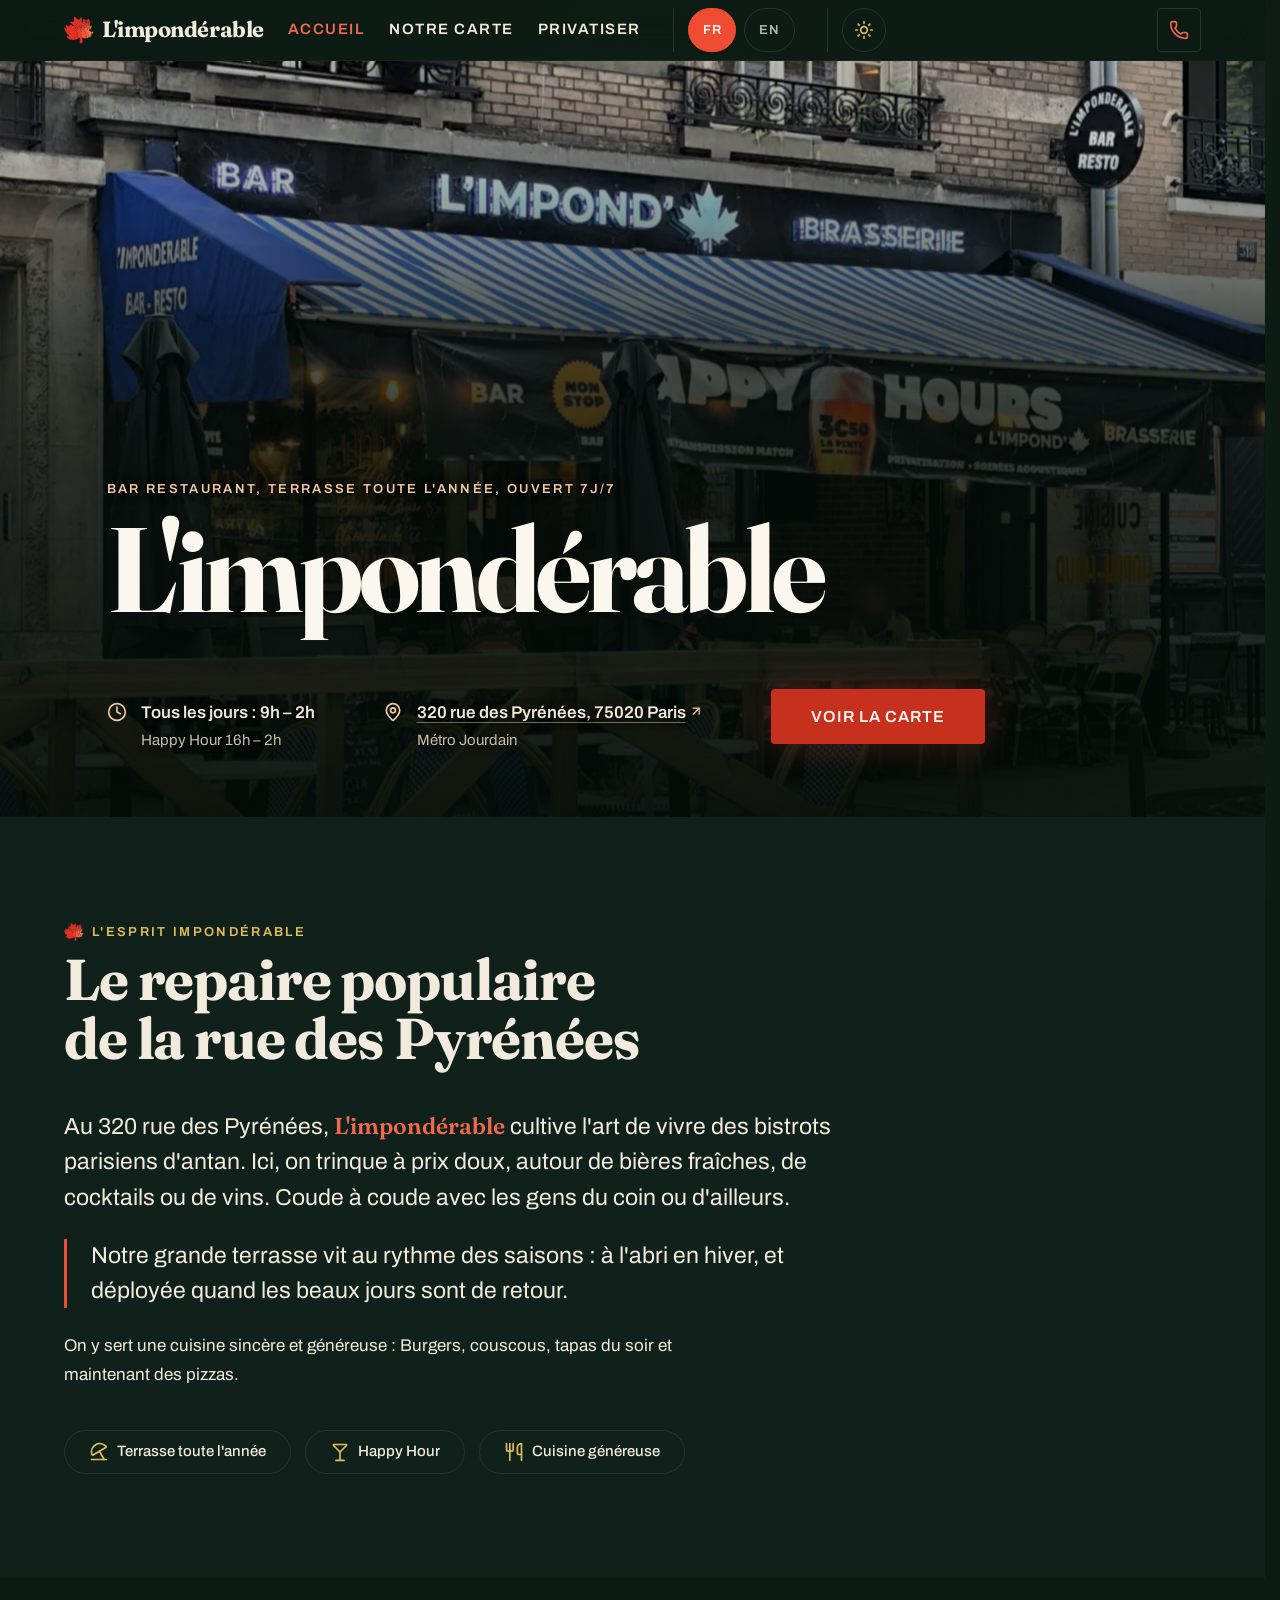
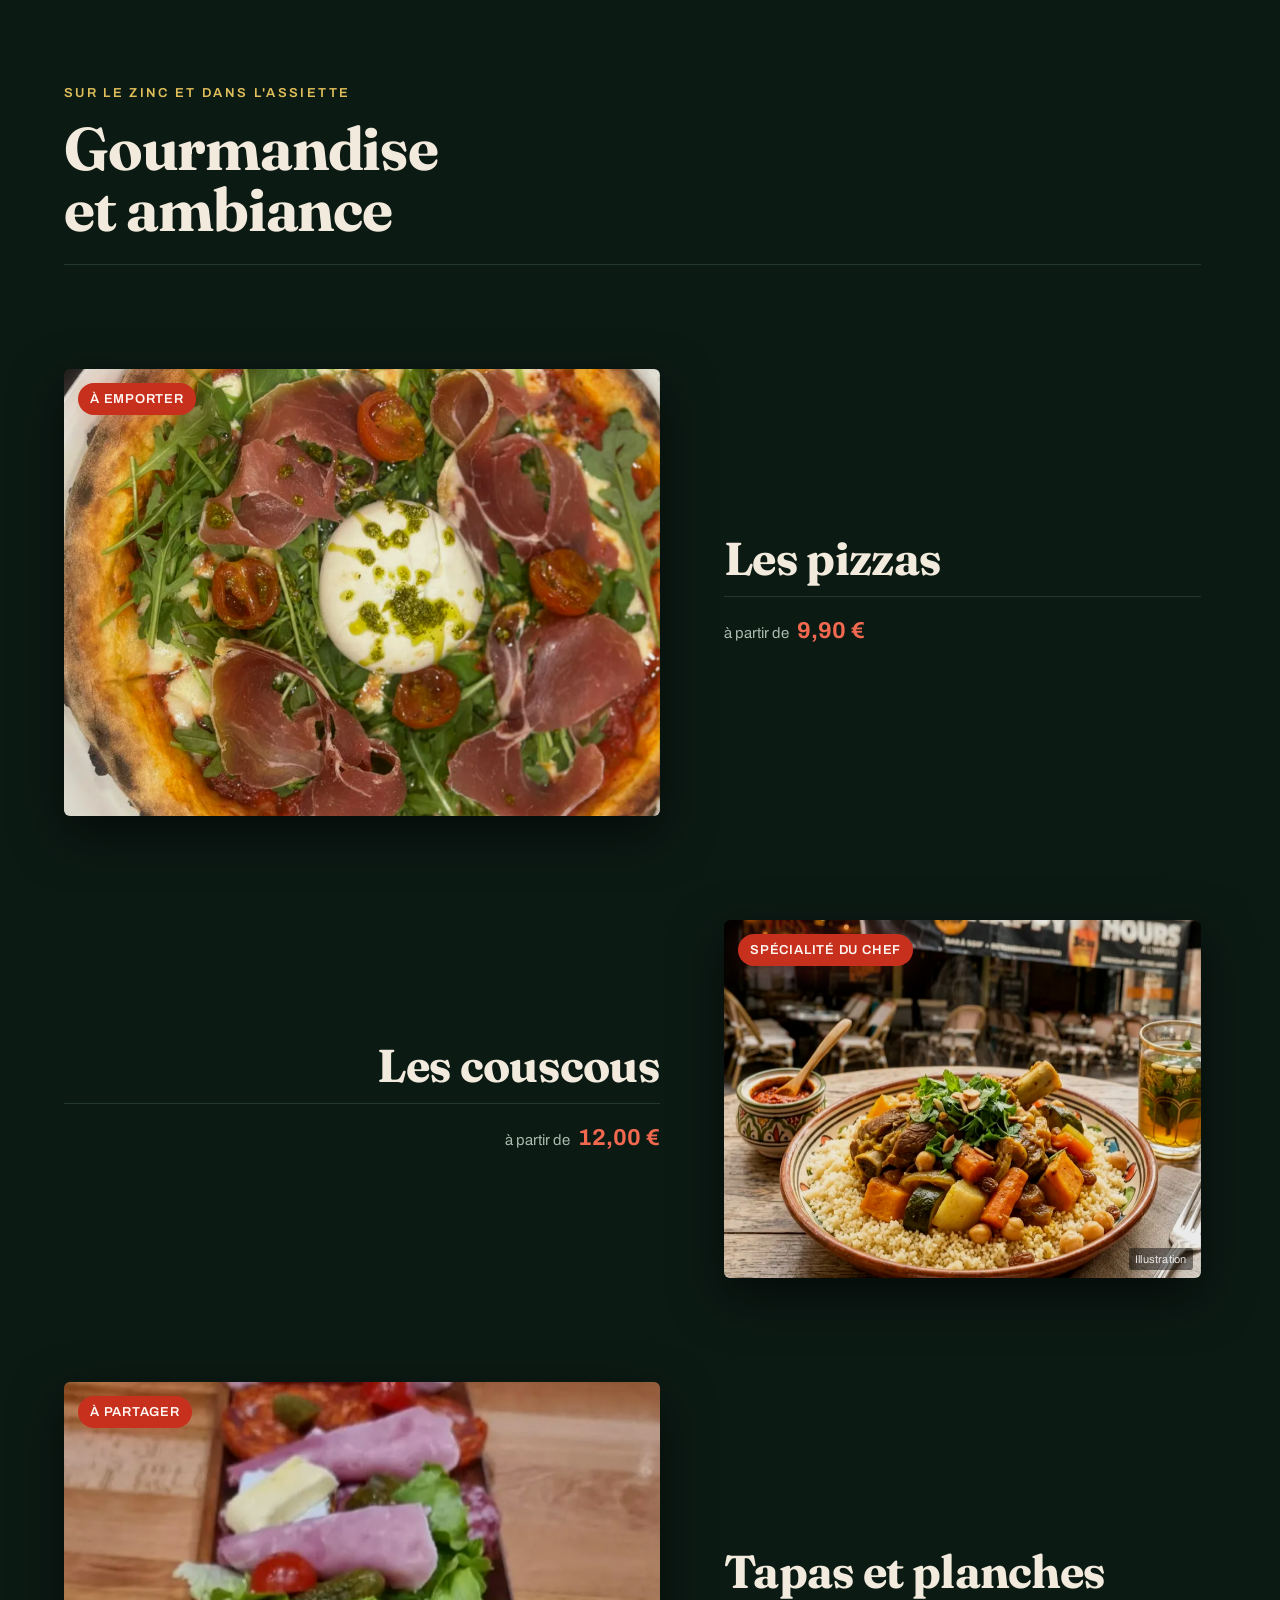
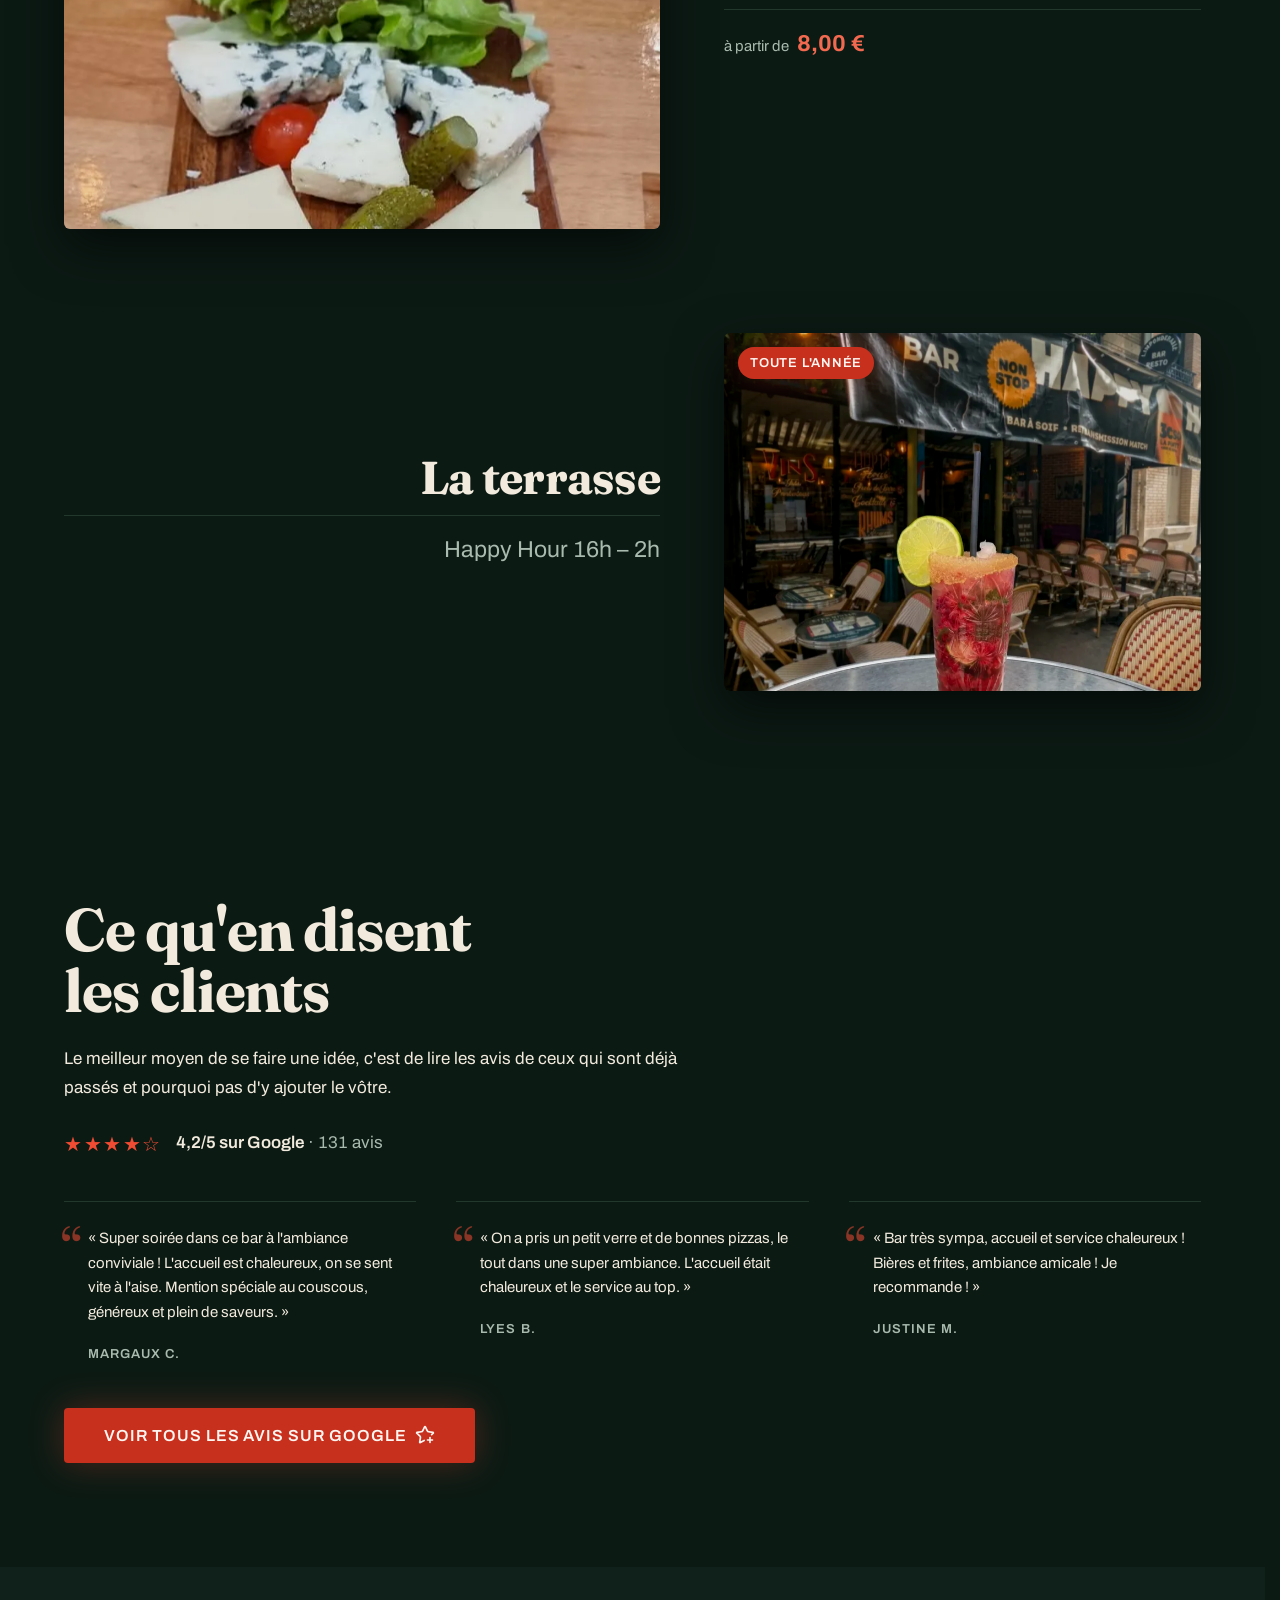
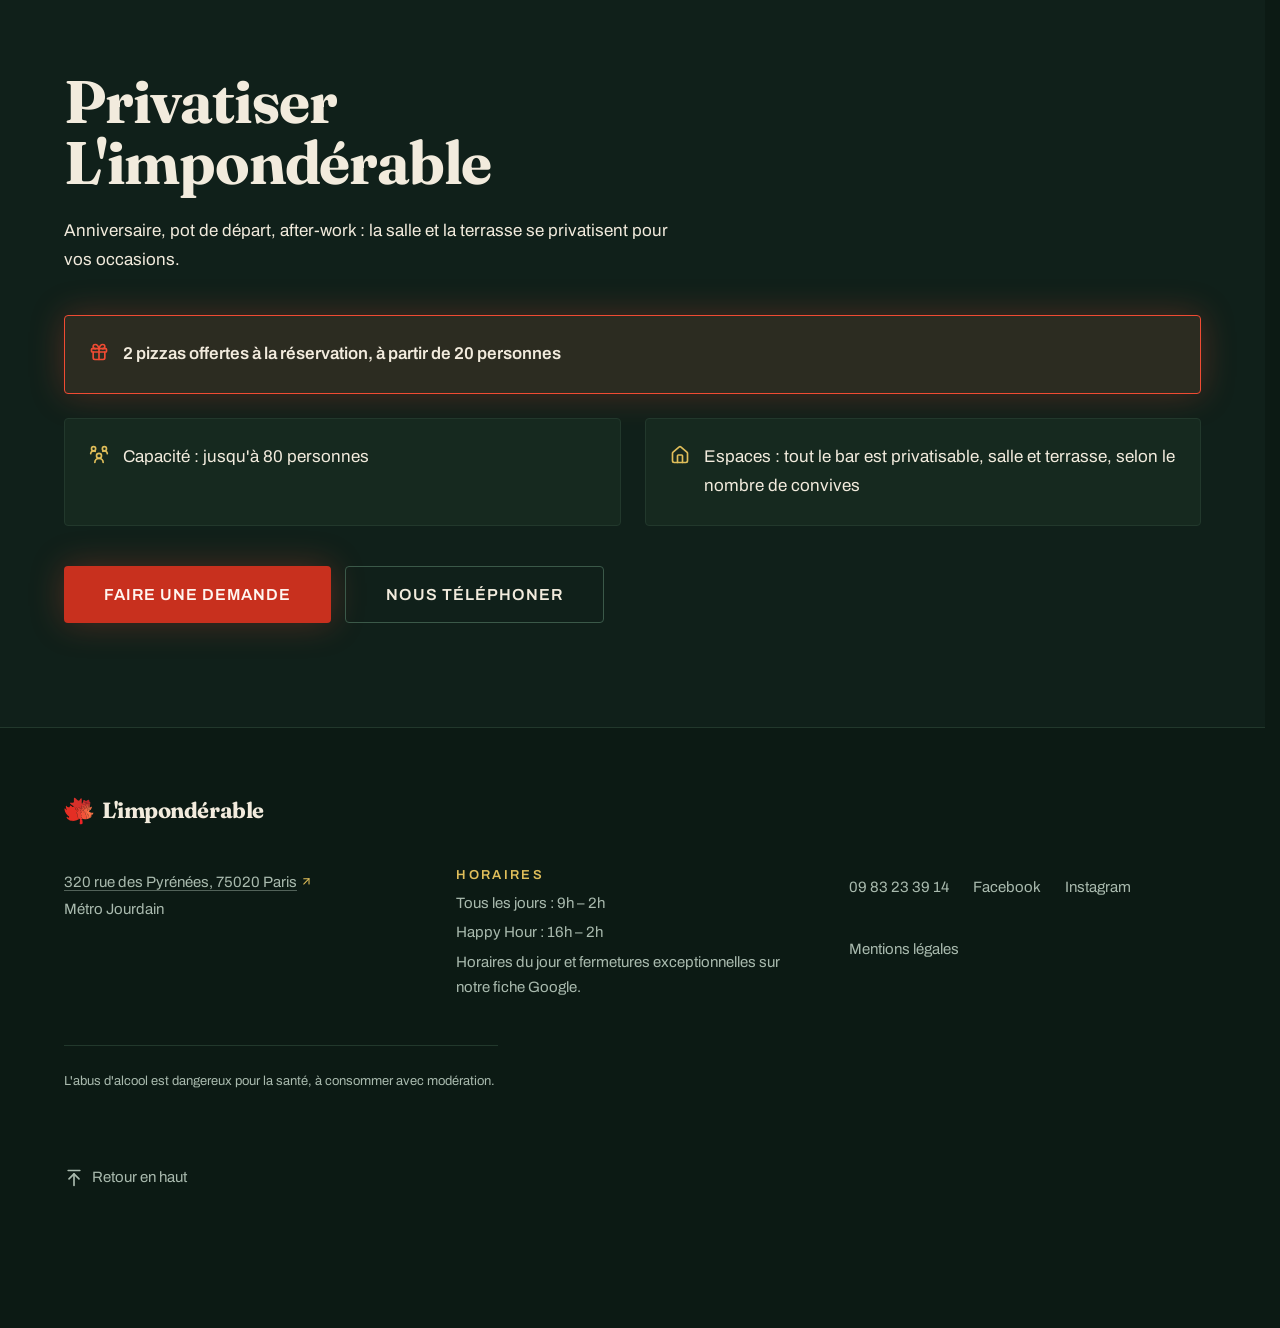
<file: index.html>
<!DOCTYPE html>
<html lang="fr">
<head>
    <meta charset="UTF-8">
    <meta name="viewport" content="width=device-width, initial-scale=1.0">
    <meta name="theme-color" content="#E6DFD1">
    <title data-i18n="titre_page_accueil">L'impondérable — Bar restaurant à Paris 20e, terrasse 7j/7</title>
    <meta name="description" content="Bar restaurant au 320 rue des Pyrénées, Paris 20e. Terrasse couverte toute l'année, Happy Hour de 16h à 2h, ouvert 7j/7. Métro Jourdain." data-i18n-content="meta_description_accueil">
    <meta property="og:title" content="L'impondérable — Bar restaurant à Paris 20e" data-i18n-content="og_titre_accueil">
    <meta property="og:description" content="Bar restaurant au 320 rue des Pyrénées, Paris 20e. Terrasse couverte toute l'année, Happy Hour de 16h à 2h, ouvert 7j/7. Métro Jourdain." data-i18n-content="meta_description_accueil">
    <meta property="og:type" content="website">
    <meta property="og:url" content="https://limponderable.fr/">
    <meta property="og:image" content="https://limponderable.fr/img/partage.jpg">
    <meta property="og:image:width" content="1200">
    <meta property="og:image:height" content="630">
    <meta property="og:locale" content="fr_FR">
    <meta property="og:site_name" content="L'impondérable">
    <meta name="twitter:card" content="summary_large_image">
    <link rel="canonical" href="https://limponderable.fr/">
    <link rel="icon" href="img/logo.svg" type="image/svg+xml">
    <link rel="icon" href="favicon.ico" sizes="32x32">
    <link rel="apple-touch-icon" href="img/apple-touch-icon.png">
    <!-- Les deux polices du premier écran sont demandées avant la feuille de
         style, qui ne les réclamerait qu'une fois analysée. Sur mobile, cela
         retire un aller-retour au moment où Google mesure le chargement.
         crossorigin est obligatoire même en local : une police est toujours
         récupérée en mode anonyme, sans quoi le navigateur la retéléchargerait. -->
    <link rel="preload" href="fonts/fraunces-700.woff2" as="font" type="font/woff2" crossorigin>
    <link rel="preload" href="fonts/archivo-400.woff2" as="font" type="font/woff2" crossorigin>
    <!-- Plus grand élément du premier écran : c'est lui que mesure le LCP. -->
    <link rel="preload" href="img/devanture.webp" imagesrcset="img/devanture-800.webp 800w, img/devanture-1200.webp 1200w, img/devanture.webp 1530w" imagesizes="100vw" as="image" fetchpriority="high">
    <link rel="stylesheet" href="css/style.css">
    <script src="js/jour-nuit.js"></script>
    <!-- Données structurées (schema.org). Elles ne changent rien à l'affichage :
         elles disent à Google ce qu'est cet établissement, où il se trouve, ce
         qu'il propose et quand il ouvre. C'est ce qui alimente la fiche latérale
         et le bandeau de résultats locaux.
         Le @graph déclare deux entités liées par leur @id : l'établissement,
         référencé ensuite depuis les autres pages, et le site lui-même.
         Volontairement absents : note moyenne et avis clients. Google interdit
         à un établissement de publier ses propres avis en données structurées ;
         ils doivent venir de la fiche Google, pas d'ici. -->
    <script type="application/ld+json">
    {
        "@context": "https://schema.org",
        "@graph": [
            {
                "@type": ["Restaurant", "BarOrPub"],
                "@id": "https://limponderable.fr/#etablissement",
                "name": "L'impondérable",
                "description": "Bar restaurant du 20e arrondissement de Paris, rue des Pyrénées, à deux pas du métro Jourdain. Terrasse couverte toute l'année, Happy Hour de 16h à 2h, salle privatisable jusqu'à 80 personnes.",
                "url": "https://limponderable.fr/",
                "logo": "https://limponderable.fr/img/logo.svg",
                "image": [
                    "https://limponderable.fr/img/partage.jpg",
                    "https://limponderable.fr/img/devanture.webp",
                    "https://limponderable.fr/img/bar.webp",
                    "https://limponderable.fr/img/pizza-buffala.webp"
                ],
                "address": {
                    "@type": "PostalAddress",
                    "streetAddress": "320 rue des Pyrénées",
                    "addressLocality": "Paris",
                    "postalCode": "75020",
                    "addressRegion": "Île-de-France",
                    "addressCountry": "FR"
                },
                "geo": {
                    "@type": "GeoCoordinates",
                    "latitude": 48.8736,
                    "longitude": 2.3897
                },
                "hasMap": "https://www.google.com/maps/dir/?api=1&destination=320+rue+des+Pyr%C3%A9n%C3%A9es+75020+Paris",
                "telephone": "+33983233914",
                "email": "bessasoso@gmail.com",
                "servesCuisine": ["Française", "Pizza", "Couscous", "Tapas"],
                "priceRange": "€",
                "currenciesAccepted": "EUR",
                "publicAccess": true,
                "smokingAllowed": false,
                "maximumAttendeeCapacity": 80,
                "acceptsReservations": "https://limponderable.fr/privatisation",
                "hasMenu": "https://limponderable.fr/tarifs",
                "areaServed": {
                    "@type": "AdministrativeArea",
                    "name": "Paris 20e arrondissement"
                },
                "amenityFeature": [
                    {
                        "@type": "LocationFeatureSpecification",
                        "name": "Terrasse couverte toute l'année",
                        "value": true
                    },
                    {
                        "@type": "LocationFeatureSpecification",
                        "name": "Privatisation",
                        "value": true
                    },
                    {
                        "@type": "LocationFeatureSpecification",
                        "name": "Happy Hour",
                        "value": true
                    }
                ],
                "openingHoursSpecification": [
                    {
                        "@type": "OpeningHoursSpecification",
                        "dayOfWeek": ["Monday", "Tuesday", "Wednesday", "Thursday", "Friday", "Saturday", "Sunday"],
                        "opens": "09:00",
                        "closes": "02:00"
                    }
                ],
                "makesOffer": {
                    "@type": "Offer",
                    "name": "Privatisation du bar",
                    "description": "Privatisation de tout ou partie du bar, jusqu'à 80 personnes, tous les jours sauf le dimanche. Deux pizzas offertes à partir de 20 personnes.",
                    "url": "https://limponderable.fr/privatisation",
                    "availability": "https://schema.org/InStock",
                    "priceCurrency": "EUR",
                    "areaServed": {
                        "@type": "AdministrativeArea",
                        "name": "Paris 20e arrondissement"
                    }
                },
                "potentialAction": {
                    "@type": "ReserveAction",
                    "name": "Demander une privatisation",
                    "target": {
                        "@type": "EntryPoint",
                        "urlTemplate": "https://limponderable.fr/privatisation",
                        "inLanguage": "fr-FR",
                        "actionPlatform": [
                            "https://schema.org/DesktopWebPlatform",
                            "https://schema.org/MobileWebPlatform"
                        ]
                    },
                    "result": {
                        "@type": "Reservation",
                        "name": "Demande de privatisation"
                    }
                },
                "sameAs": [
                    "https://www.facebook.com/barlimponderable/",
                    "https://www.instagram.com/limponderable2021/",
                    "https://share.google/3GtbogjKdMXxzdB8y"
                ]
            },
            {
                "@type": "WebSite",
                "@id": "https://limponderable.fr/#site",
                "url": "https://limponderable.fr/",
                "name": "L'impondérable",
                "inLanguage": "fr-FR",
                "publisher": { "@id": "https://limponderable.fr/#etablissement" }
            }
        ]
    }
    </script>
    <!-- « sameAs » rattache le site aux comptes Facebook et Instagram du bar
         aux yeux des moteurs : c'est ce qui permet de reconnaître qu'il s'agit
         du même établissement. Les coordonnées géographiques sont celles du
         320 rue des Pyrénées, à vérifier si l'adresse change. -->
</head>
<body id="top">
    <a class="lien-evitement" href="#contenu" data-i18n="aller_au_contenu">Aller au contenu</a>
    <header>
        <a href="index.html" class="brand"> <img src="img/logo.svg" alt="" class="logo" width="32" height="32">L'impondérable</a>
        <nav id="nav-principale" class="nav-principale" aria-label="Navigation principale" data-i18n-aria-label="nav_principale_aria">
            <ul>
                <li><a href="index.html" aria-current="page" data-i18n="nav_accueil">Accueil</a></li>
                <li><a href="tarifs.html" data-i18n="nav_carte">Notre carte</a></li>
                <li><a href="privatisation.html" data-i18n="nav_privatiser">Privatiser</a></li>
            </ul>
        </nav>
        <div class="header-actions">
            <a href="tel:+33983233914" aria-label="Appeler le bar" data-i18n-aria-label="appeler_aria" class="btn-icon btn-appel">
                <svg xmlns="http://www.w3.org/2000/svg"
                viewBox="0 0 24 24" aria-hidden="true" fill="none" stroke="currentColor" stroke-width="2" stroke-linecap="round" stroke-linejoin="round" class="lucide lucide-phone"><path d="M13.832 16.568a1 1 0 0 0 1.213-.303l.355-.465A2 2 0 0 1 17 15h3a2 2 0 0 1 2 2v3a2 2 0 0 1-2 2A18 18 0 0 1 2 4a2 2 0 0 1 2-2h3a2 2 0 0 1 2 2v3a2 2 0 0 1-.8 1.6l-.468.351a1 1 0 0 0-.292 1.233 14 14 0 0 0 6.392 6.384"/></svg>
            </a>
            <button type="button" id="bouton-menu" class="btn-icon btn-menu" aria-expanded="false" aria-controls="nav-principale" aria-label="Ouvrir le menu" data-i18n-aria-label="menu_ouvrir_aria">
                <svg class="icone-menu-ouvrir lucide lucide-menu" xmlns="http://www.w3.org/2000/svg" viewBox="0 0 24 24" aria-hidden="true" fill="none" stroke="currentColor" stroke-width="2" stroke-linecap="round" stroke-linejoin="round"><path d="M4 6h16"/><path d="M4 12h16"/><path d="M4 18h16"/></svg>
                <svg class="icone-menu-fermer lucide lucide-x" hidden xmlns="http://www.w3.org/2000/svg" viewBox="0 0 24 24" aria-hidden="true" fill="none" stroke="currentColor" stroke-width="2" stroke-linecap="round" stroke-linejoin="round"><path d="M18 6 6 18"/><path d="m6 6 12 12"/></svg>
            </button>
        </div>
    </header>
    <main id="contenu" tabindex="-1">
        <section class="hero">
        <div class="hero-media">
            <!-- Photo du gérant ; les visages des deux clients attablés sont floutés (droit à l'image). -->
            <img src="img/devanture.webp" srcset="img/devanture-800.webp 800w, img/devanture-1200.webp 1200w, img/devanture.webp 1530w" sizes="100vw" alt="Devanture et terrasse de L'impondérable, rue des Pyrénées à Paris 20e" data-i18n-alt="hero_photo_alt" width="1530" height="1750" fetchpriority="high">
        </div>
        <div class="hero-content">
            <p class="eyebrow" data-i18n="hero_eyebrow">Bar restaurant, terrasse toute l'année, ouvert 7j/7</p>
            <h1>L'impondérable</h1>
            <div class="info">
                <div class="center-icon">
                    <svg xmlns="http://www.w3.org/2000/svg" aria-hidden="true" viewBox="0 0 24 24" fill="none" stroke="currentColor" stroke-width="2" stroke-linecap="round" stroke-linejoin="round" class="lucide lucide-clock"><circle cx="12" cy="12" r="10"/><path d="M12 6v6l4 2"/></svg>
                </div>
                <div class="info-text">
                    <p data-i18n="hero_horaires">Tous les jours : 9h – 2h</p>
                    <span data-i18n="hero_happy_hour">Happy Hour 16h – 2h</span>
                </div>
            </div>
            <div class="info">
                <div class="center-icon">
                    <svg xmlns="http://www.w3.org/2000/svg" aria-hidden="true" viewBox="0 0 24 24" fill="none" stroke="currentColor" stroke-width="2" stroke-linecap="round" stroke-linejoin="round" class="lucide lucide-map-pin"><path d="M20 10c0 4.993-5.539 10.193-7.399 11.799a1 1 0 0 1-1.202 0C9.539 20.193 4 14.993 4 10a8 8 0 0 1 16 0"/><circle cx="12" cy="10" r="3"/></svg>
                </div>
                <div class="info-text">
                    <p><a href="https://www.google.com/maps/dir/?api=1&amp;destination=320+rue+des+Pyr%C3%A9n%C3%A9es+75020+Paris" target="_blank" rel="noopener" class="lien-adresse" aria-label="320 rue des Pyrénées, 75020 Paris : itinéraire sur Google Maps (nouvel onglet)" data-i18n-aria-label="adresse_itineraire_aria">320 rue des Pyrénées, <span class="lien-adresse-fin">75020 Paris<svg xmlns="http://www.w3.org/2000/svg" viewBox="0 0 24 24" aria-hidden="true" fill="none" stroke="currentColor" stroke-width="2" stroke-linecap="round" stroke-linejoin="round" class="lucide lucide-arrow-up-right"><path d="M7 7h10v10"/><path d="M7 17 17 7"/></svg></span></a></p>
                    <span data-i18n="hero_metro">Métro Jourdain</span>
                </div>
            </div>
                <a href="tarifs.html" class="cta" data-i18n="hero_cta">Voir la Carte</a>
            </div>
        </section>
        <section class="story">
            <div class="eyebrow-row">
                <img src="img/logo.svg" alt="" class="iconlogo" width="22" height="22" loading="lazy" decoding="async">
                <span class="eyebrow" data-i18n="story_eyebrow">L'esprit Impondérable</span>
            </div>
            <h2 data-i18n="story_h2">Le repaire populaire de la rue des Pyrénées</h2>
            <p class="lead">
                <span data-i18n="story_lead_avant">Au 320 rue des Pyrénées,</span> <strong>L'impondérable</strong> <span data-i18n="story_lead_apres">cultive l'art de vivre des bistrots parisiens d'antan. Ici, on trinque à prix doux, autour de bières fraîches, de cocktails ou de vins. Coude à coude avec les gens du coin ou d'ailleurs.</span>
            </p>
            <p class="text-important" data-i18n="story_important">
                Notre grande terrasse vit au rythme des saisons : à l'abri en hiver, et déployée quand les beaux jours sont de retour.
            </p>
            <p data-i18n="story_cuisine">
                On y sert une cuisine sincère et généreuse : Burgers, couscous, tapas du soir et maintenant des pizzas.
            </p>
            <div class="tags">
                <div class="tag">
                    <div class="center-icon">
                        <svg xmlns="http://www.w3.org/2000/svg" viewBox="0 0 24 24" fill="none" stroke="currentColor" stroke-width="2" stroke-linecap="round" stroke-linejoin="round" class="lucide lucide-parasol" aria-hidden="true"><path d="M12.5 11.134 18.196 21"/><path d="M20.425 5.299a10 10 0 0 0-16.941 9.78c.183.563.843.774 1.355.478L20.16 6.711c.512-.296.66-.973.264-1.413"/><path d="M21 21H3"/></svg>
                    </div>
                    <p data-i18n="tag_terrasse">Terrasse toute l'année</p>
                </div>
                <div class="tag">
                    <svg xmlns="http://www.w3.org/2000/svg" viewBox="0 0 24 24" fill="none" stroke="currentColor" stroke-width="2" stroke-linecap="round" stroke-linejoin="round" class="lucide lucide-martini" aria-hidden="true"><path d="M12 12 4.207 4.207A.707.707 0 0 1 4.707 3h14.586a.707.707 0 0 1 .5 1.207z"/><path d="M12 12v10"/><path d="M7 22h10"/></svg>
                    <p data-i18n="tag_happy_hour">Happy Hour</p>
                </div>
                <div class="tag">
                    <svg xmlns="http://www.w3.org/2000/svg" viewBox="0 0 24 24" fill="none" stroke="currentColor" stroke-width="2" stroke-linecap="round" stroke-linejoin="round" class="lucide lucide-utensils" aria-hidden="true"><path d="M3 2v7c0 1.1.9 2 2 2h4a2 2 0 0 0 2-2V2"/><path d="M7 2v20"/><path d="M21 15V2a5 5 0 0 0-5 5v6c0 1.1.9 2 2 2h3Zm0 0v7"/></svg>
                    <p data-i18n="tag_cuisine">Cuisine généreuse</p>
                </div>
            </div>
        </section>
        <section class="ambiance">
            <div class="ambiance-header">
                <div class="ambiance-title">
                <span class="eyebrow" data-i18n="ambiance_eyebrow">Sur le zinc et dans l'assiette</span>
                <h2 data-i18n="ambiance_h2">Gourmandise et ambiance</h2>
            </div>
            </div>
            <div class="card">
                <div class="card-media">
                    <img src="img/pizza-buffala.webp" alt="Pizza Buffala de L'impondérable : burrata au pesto, jambon cru, roquette et tomates cerises" data-i18n-alt="ambiance_pizzas_alt" width="1000" height="750" loading="lazy" decoding="async">
                    <span class="tag-picture" data-i18n="ambiance_pizzas_tag">À emporter</span>
                </div>
                <div class="card-body">
                    <h3 data-i18n="ambiance_pizzas_titre">Les pizzas</h3>
                    <span class="card-prix" data-prix-min="pizza"></span>
                </div>
            </div>
            <div class="card">
                <div class="card-media">
                    <img src="img/couscous.webp" alt="Couscous du chef à L'impondérable : semoule, viande, légumes, pois chiches et raisins secs" data-i18n-alt="ambiance_couscous_alt" width="1000" height="750" loading="lazy" decoding="async">
                    <span class="tag-picture" data-i18n="ambiance_couscous_tag">Spécialité du chef</span>
                    <!-- image générée par IA : mention obligatoire, à retirer avec une vraie photo du plat -->
                    <span class="mention-illustration" data-i18n="ambiance_couscous_illustration">Illustration</span>
                </div>
                <div class="card-body">
                    <h3 data-i18n="ambiance_couscous_titre">Les couscous</h3>
                    <span class="card-prix" data-prix-min="couscous"></span>
                </div>
            </div>
            <div class="card">
                <div class="card-media">
                    <img src="img/planche-mixte.webp" alt="Planche mixte de L'impondérable : jambon, chorizo, fromages, salade, tomates cerises et cornichons" data-i18n-alt="ambiance_tapas_alt" width="922" height="692" loading="lazy" decoding="async">
                    <span class="tag-picture" data-i18n="ambiance_tapas_tag">À partager</span>
                </div>
                <div class="card-body">
                    <h3 data-i18n="ambiance_tapas_titre">Tapas et planches</h3>
                    <span class="card-prix" data-prix-min="tapas"></span>
                </div>
            </div>
            <div class="card">
                <div class="card-media">
                    <img src="img/terrasse-cocktail.webp" alt="Cocktail aux fruits rouges et citron vert sur la terrasse de L'impondérable, rue des Pyrénées à Paris 20e" data-i18n-alt="ambiance_terrasse_alt" width="1000" height="750" loading="lazy" decoding="async">
                    <span class="tag-picture" data-i18n="ambiance_terrasse_tag">Toute l'année</span>
                </div>
                <div class="card-body">
                    <h3 data-i18n="ambiance_terrasse_titre">La terrasse</h3>
                    <span data-i18n="ambiance_terrasse_happy_hour">Happy Hour 16h – 2h</span>
                </div>
            </div>
        </section>
        <section class="avis">
            <h2 data-i18n="avis_h2">Ce qu'en disent les clients</h2>
            <p data-i18n="avis_intro">
                Le meilleur moyen de se faire une idée, c'est de lire les avis
                de ceux qui sont déjà passés et pourquoi pas d'y ajouter le vôtre.
            </p>
            <div class="avis-note">
                <span class="avis-etoiles" aria-hidden="true">★★★★☆</span>
                <p><span data-i18n="avis_note">4,2/5 sur Google</span> <span data-i18n="avis_nombre">· 131 avis</span></p>
            </div>
            <div class="avis-liste" lang="fr">
                <blockquote class="avis-carte">
                    <p>« Super soirée dans ce bar à l'ambiance conviviale ! L'accueil est chaleureux, on se sent vite à l'aise. Mention spéciale au couscous, généreux et plein de saveurs. »</p>
                    <cite>Margaux C.</cite>
                </blockquote>
                <blockquote class="avis-carte">
                    <p>« On a pris un petit verre et de bonnes pizzas, le tout dans une super ambiance. L'accueil était chaleureux et le service au top. »</p>
                    <cite>Lyes B.</cite>
                </blockquote>
                <blockquote class="avis-carte">
                    <p>« Bar très sympa, accueil et service chaleureux ! Bières et frites, ambiance amicale ! Je recommande ! »</p>
                    <cite>Justine M.</cite>
                </blockquote>
            </div>
            <a href="https://share.google/3GtbogjKdMXxzdB8y" class="cta" target="_blank" rel="noopener">
                <span data-i18n="avis_cta">Voir tous les avis sur Google</span>
                <div class="center-icon">
                    <svg xmlns="http://www.w3.org/2000/svg" aria-hidden="true" viewBox="0 0 24 24" fill="none" stroke="currentColor" stroke-width="2" stroke-linecap="round" stroke-linejoin="round" class="lucide lucide-star-plus"><path d="M11.013 18.582 6.396 21.01a.53.53 0 0 1-.77-.56l.881-5.139a2.12 2.12 0 0 0-.611-1.879L2.16 9.795a.53.53 0 0 1 .294-.906l5.165-.755a2.12 2.12 0 0 0 1.597-1.16l2.309-4.679a.53.53 0 0 1 .95 0l2.31 4.679a2.12 2.12 0 0 0 1.595 1.16l5.166.756a.53.53 0 0 1 .294.904L20 11.5"/><path d="M15 18h6"/><path d="M18 15v6"/></svg>
                </div>
            </a>
        </section>
        <section class="privatisation">
            <h2 data-i18n="privatisation_h2">Privatiser L'impondérable</h2>
            <p data-i18n="privatisation_intro">
                Anniversaire, pot de départ, after-work : la salle et la terrasse
                se privatisent pour vos occasions.
            </p>
            <ul class="privatisation-reperes">
                <li class="repere-offre">
                    <div class="center-icon">
                        <svg xmlns="http://www.w3.org/2000/svg" aria-hidden="true" viewBox="0 0 24 24" fill="none" stroke="currentColor" stroke-width="2" stroke-linecap="round" stroke-linejoin="round" class="lucide lucide-gift"><rect x="3" y="8" width="18" height="4" rx="1"/><path d="M12 8v13"/><path d="M19 12v7a2 2 0 0 1-2 2H7a2 2 0 0 1-2-2v-7"/><path d="M7.5 8a2.5 2.5 0 0 1 0-5A4.8 8 0 0 1 12 8a4.8 8 0 0 1 4.5-5 2.5 2.5 0 0 1 0 5"/></svg>
                    </div>
                    <span data-i18n="privatisation_offre">2 pizzas offertes à la réservation, à partir de 20 personnes</span>
                </li>
                <li>
                    <div class="center-icon">
                        <svg xmlns="http://www.w3.org/2000/svg" aria-hidden="true" viewBox="0 0 24 24" fill="none" stroke="currentColor" stroke-width="2" stroke-linecap="round" stroke-linejoin="round" class="lucide lucide-user-round-group"><path d="M17 21a5 5 0 00-10 0"/><path d="M22 10.5a3.5 3.5 0 00-5.507-2.868"/><path d="M7.507 7.632A3.5 3.5 0 002 10.5"/><circle cx="12" cy="13" r="3"/><circle cx="18.5" cy="4.5" r="2.5"/><circle cx="5.5" cy="4.5" r="2.5"/></svg>
                    </div>
                    <span data-i18n="privatisation_capacite">Capacité : jusqu'à 80 personnes</span>
                </li>
                <li>
                    <div class="center-icon">
                        <svg xmlns="http://www.w3.org/2000/svg" aria-hidden="true" viewBox="0 0 24 24" fill="none" stroke="currentColor" stroke-width="2" stroke-linecap="round" stroke-linejoin="round" class="lucide lucide-house"><path d="M15 21v-8a1 1 0 0 0-1-1h-4a1 1 0 0 0-1 1v8"/><path d="M3 10a2 2 0 0 1 .709-1.528l7-6a2 2 0 0 1 2.582 0l7 6A2 2 0 0 1 21 10v9a2 2 0 0 1-2 2H5a2 2 0 0 1-2-2z"/></svg>
                    </div>
                    <span data-i18n="privatisation_espaces">Espaces : tout le bar est privatisable, salle et terrasse, selon le nombre de convives</span>
                </li>
            </ul>
            <div class="actions">
                <a href="privatisation.html" class="cta" data-i18n="privatisation_cta_demande">Faire une demande</a>
                <a href="tel:+33983233914" class="cta-secondaire" data-i18n="privatisation_cta_appeler">Nous téléphoner</a>
            </div>
        </section>
    </main>
    <footer>
        <div class="footer-marque">
            <img src="img/logo.svg" alt="" class="logo" width="32" height="32" loading="lazy" decoding="async">
            <span>L'impondérable</span>
        </div>

        <address>
            <a href="https://www.google.com/maps/dir/?api=1&amp;destination=320+rue+des+Pyr%C3%A9n%C3%A9es+75020+Paris" target="_blank" rel="noopener" class="lien-adresse" aria-label="320 rue des Pyrénées, 75020 Paris : itinéraire sur Google Maps (nouvel onglet)" data-i18n-aria-label="adresse_itineraire_aria">320 rue des Pyrénées, <span class="lien-adresse-fin">75020 Paris<svg xmlns="http://www.w3.org/2000/svg" viewBox="0 0 24 24" aria-hidden="true" fill="none" stroke="currentColor" stroke-width="2" stroke-linecap="round" stroke-linejoin="round" class="lucide lucide-arrow-up-right"><path d="M7 7h10v10"/><path d="M7 17 17 7"/></svg></span></a><br>
            <span data-i18n="hero_metro">Métro Jourdain</span>
        </address>

        <div class="footer-horaires">
            <h2 data-i18n="footer_horaires_titre">Horaires</h2>
            <p data-i18n="footer_horaires_habituels">Tous les jours : 9h – 2h</p>
            <p data-i18n="footer_horaires_happy_hour">Happy Hour : 16h – 2h</p>
            <p>
                <span data-i18n="footer_horaires_note_avant">Horaires du jour et fermetures exceptionnelles sur</span>
                <a href="https://share.google/3GtbogjKdMXxzdB8y" target="_blank" rel="noopener" data-i18n="footer_horaires_lien">notre fiche Google</a>.
            </p>
        </div>

        <ul class="footer-liens">
            <li><a href="tel:+33983233914">09 83 23 39 14</a></li>
            <li><a href="https://www.facebook.com/barlimponderable/" target="_blank" rel="noopener">Facebook</a></li>
            <li><a href="https://www.instagram.com/limponderable2021/" target="_blank" rel="noopener">Instagram</a></li>
            <li><a href="mentions-legales.html" data-i18n="footer_lien_mentions">Mentions légales</a></li>
        </ul>

        <p class="message-sanitaire" lang="fr">
            L'abus d'alcool est dangereux pour la santé, à consommer avec modération.
        </p>

        <p class="retour-haut"><a href="#top"><svg xmlns="http://www.w3.org/2000/svg" viewBox="0 0 24 24" aria-hidden="true" fill="none" stroke="currentColor" stroke-width="2" stroke-linecap="round" stroke-linejoin="round" class="lucide lucide-arrow-up-to-line"><path d="M5 3h14"/><path d="m18 13-6-6-6 6"/><path d="M12 7v14"/></svg><span data-i18n="footer_retour_haut">Retour en haut</span></a></p>
    </footer>
    <aside class="barre-flottante" aria-label="Appel rapide" data-i18n-aria-label="barre_flottante_aria">
        <a href="tel:+33983233914" class="cta">
            <svg xmlns="http://www.w3.org/2000/svg" viewBox="0 0 24 24" aria-hidden="true" fill="none" stroke="currentColor" stroke-width="2" stroke-linecap="round" stroke-linejoin="round" class="lucide lucide-phone"><path d="M13.832 16.568a1 1 0 0 0 1.213-.303l.355-.465A2 2 0 0 1 17 15h3a2 2 0 0 1 2 2v3a2 2 0 0 1-2 2A18 18 0 0 1 2 4a2 2 0 0 1 2-2h3a2 2 0 0 1 2 2v3a2 2 0 0 1-.8 1.6l-.468.351a1 1 0 0 0-.292 1.233 14 14 0 0 0 6.392 6.384"/></svg>
            <span data-i18n="barre_flottante_appeler">Appeler</span>
        </a>
    </aside>
    <script src="js/i18n.js" defer></script>
    <script src="js/app.js" defer></script>
    <script src="js/tarifs.js" defer></script>
    <script src="js/animations.js" defer></script>
</body>
</html>
</file>
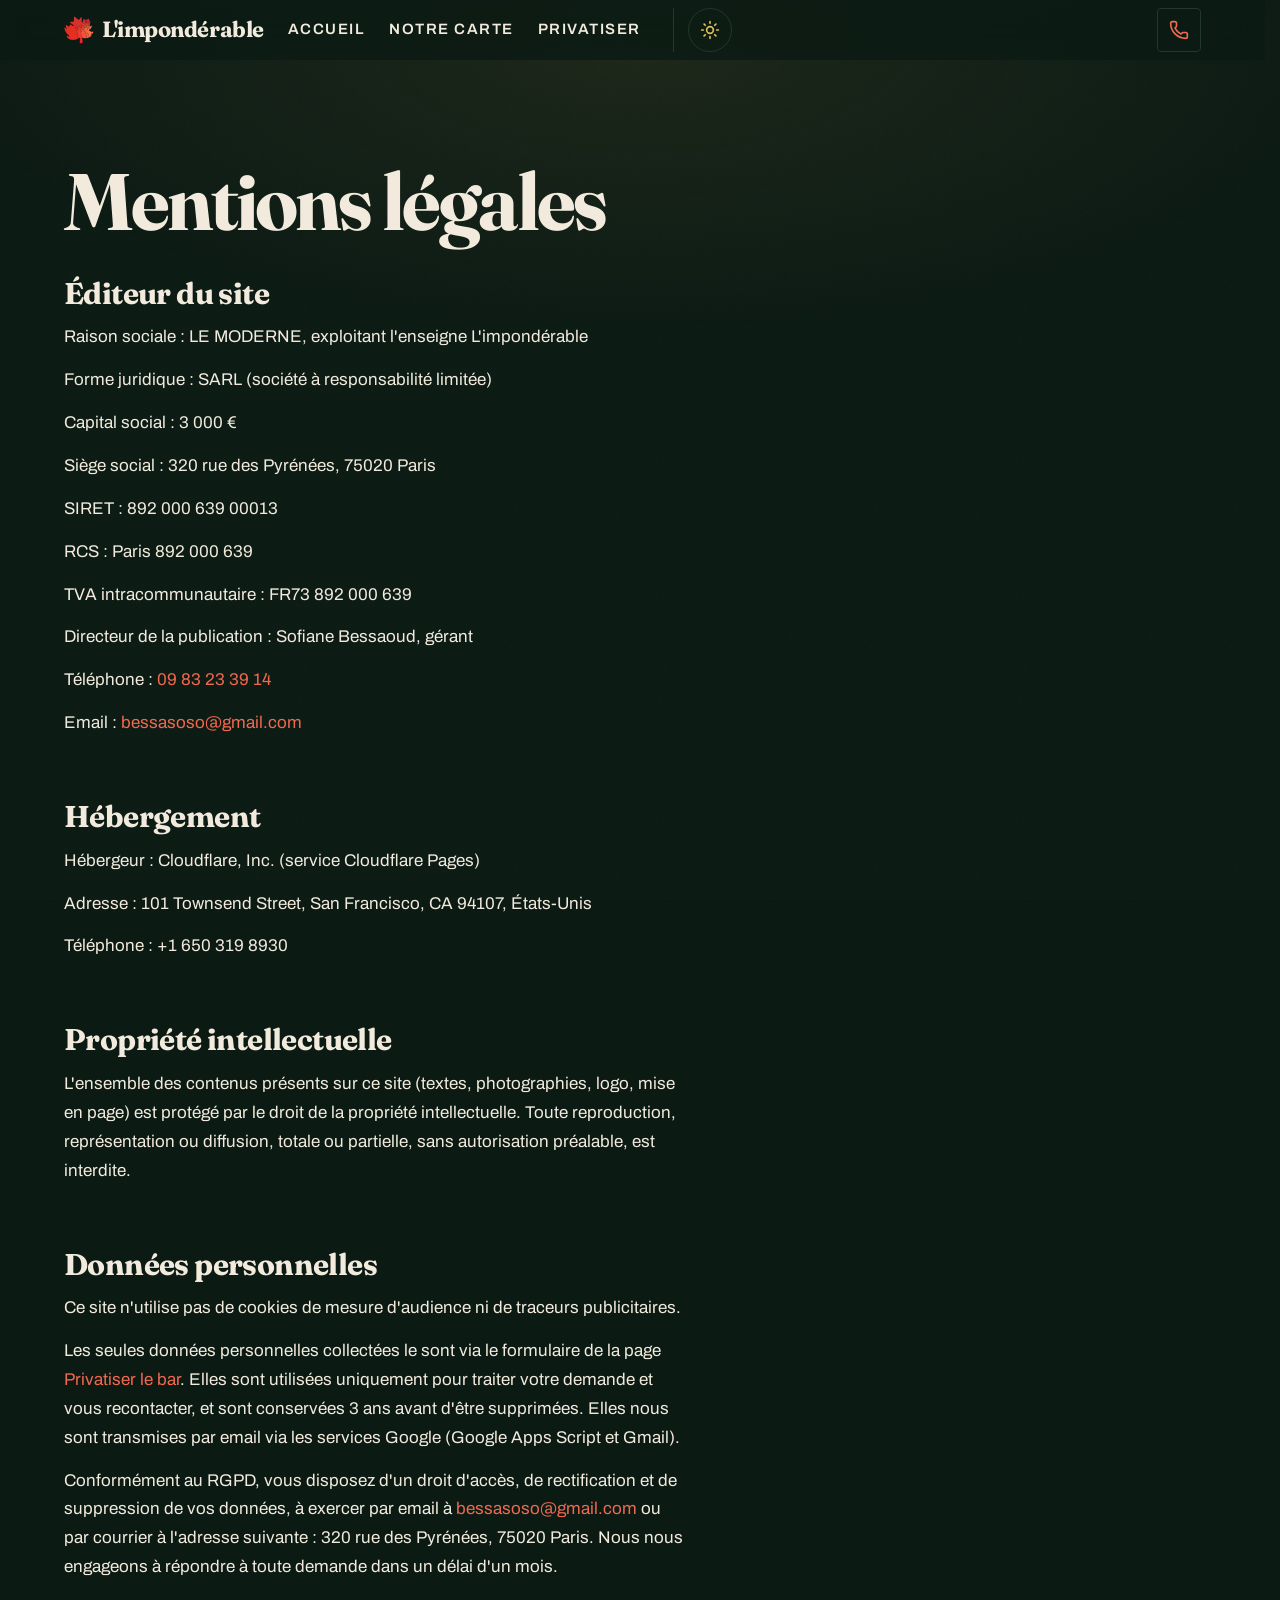
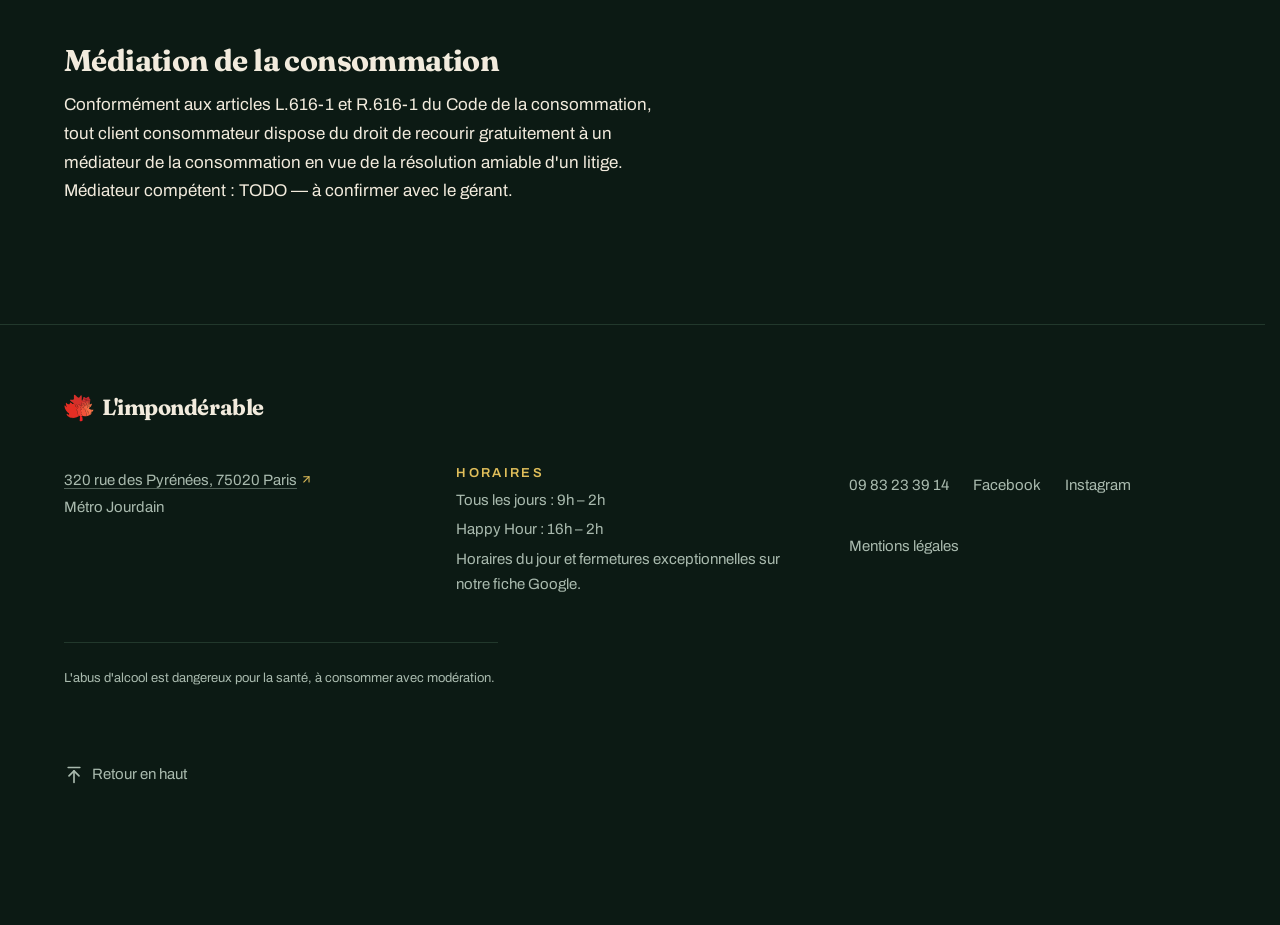
<file: mentions-legales.html>
<!DOCTYPE html>
<html lang="fr">
<head>
    <meta charset="UTF-8">
    <meta name="viewport" content="width=device-width, initial-scale=1.0">
    <meta name="theme-color" content="#E6DFD1">
    <title>Mentions légales — L'impondérable</title>
    <meta name="description" content="Mentions légales de L'impondérable, bar restaurant au 320 rue des Pyrénées à Paris.">
    <meta property="og:title" content="Mentions légales — L'impondérable">
    <meta property="og:description" content="Mentions légales de L'impondérable, bar restaurant au 320 rue des Pyrénées à Paris.">
    <meta property="og:type" content="website">
    <meta property="og:url" content="https://limponderable.fr/mentions-legales">
    <meta property="og:image" content="https://limponderable.fr/img/partage.jpg">
    <meta property="og:image:width" content="1200">
    <meta property="og:image:height" content="630">
    <meta property="og:locale" content="fr_FR">
    <meta property="og:site_name" content="L'impondérable">
    <meta name="twitter:card" content="summary_large_image">
    <link rel="canonical" href="https://limponderable.fr/mentions-legales">
    <link rel="icon" href="img/logo.svg" type="image/svg+xml">
    <link rel="icon" href="favicon.ico" sizes="32x32">
    <link rel="apple-touch-icon" href="img/apple-touch-icon.png">
    <!-- Les deux polices du premier écran sont demandées avant la feuille de
         style, qui ne les réclamerait qu'une fois analysée. Sur mobile, cela
         retire un aller-retour au moment où Google mesure le chargement.
         crossorigin est obligatoire même en local : une police est toujours
         récupérée en mode anonyme, sans quoi le navigateur la retéléchargerait. -->
    <link rel="preload" href="fonts/fraunces-700.woff2" as="font" type="font/woff2" crossorigin>
    <link rel="preload" href="fonts/archivo-400.woff2" as="font" type="font/woff2" crossorigin>
    <link rel="stylesheet" href="css/style.css">
    <script src="js/jour-nuit.js"></script>
</head>
<body id="top">
    <a class="lien-evitement" href="#contenu" data-i18n="aller_au_contenu">Aller au contenu</a>
    <header>
        <a href="index.html" class="brand"> <img src="img/logo.svg" alt="" class="logo" width="32" height="32">L'impondérable</a>
        <nav id="nav-principale" class="nav-principale" aria-label="Navigation principale">
            <ul>
                <li><a href="index.html">Accueil</a></li>
                <li><a href="tarifs.html">Notre carte</a></li>
                <li><a href="privatisation.html">Privatiser</a></li>
            </ul>
        </nav>
        <div class="header-actions">
            <a href="tel:+33983233914" aria-label="Appeler le bar" class="btn-icon btn-appel">
                <svg xmlns="http://www.w3.org/2000/svg"
                viewBox="0 0 24 24" aria-hidden="true" fill="none" stroke="currentColor" stroke-width="2" stroke-linecap="round" stroke-linejoin="round" class="lucide lucide-phone"><path d="M13.832 16.568a1 1 0 0 0 1.213-.303l.355-.465A2 2 0 0 1 17 15h3a2 2 0 0 1 2 2v3a2 2 0 0 1-2 2A18 18 0 0 1 2 4a2 2 0 0 1 2-2h3a2 2 0 0 1 2 2v3a2 2 0 0 1-.8 1.6l-.468.351a1 1 0 0 0-.292 1.233 14 14 0 0 0 6.392 6.384"/></svg>
            </a>
            <button type="button" id="bouton-menu" class="btn-icon btn-menu" aria-expanded="false" aria-controls="nav-principale" aria-label="Ouvrir le menu">
                <svg class="icone-menu-ouvrir lucide lucide-menu" xmlns="http://www.w3.org/2000/svg" viewBox="0 0 24 24" aria-hidden="true" fill="none" stroke="currentColor" stroke-width="2" stroke-linecap="round" stroke-linejoin="round"><path d="M4 6h16"/><path d="M4 12h16"/><path d="M4 18h16"/></svg>
                <svg class="icone-menu-fermer lucide lucide-x" hidden xmlns="http://www.w3.org/2000/svg" viewBox="0 0 24 24" aria-hidden="true" fill="none" stroke="currentColor" stroke-width="2" stroke-linecap="round" stroke-linejoin="round"><path d="M18 6 6 18"/><path d="m6 6 12 12"/></svg>
            </button>
        </div>
    </header>
    <main id="contenu" tabindex="-1">
        <section class="mentions-legales">
            <h1>Mentions légales</h1>

            <h2>Éditeur du site</h2>
            <!-- Source : tampon de la société + registre officiel (Pappers /
                 recherche-entreprises.api.gouv.fr), vérifiés le 30/09/2026. -->
            <p>Raison sociale : LE MODERNE, exploitant l'enseigne L'impondérable</p>
            <p>Forme juridique : SARL (société à responsabilité limitée)</p>
            <p>Capital social : 3 000 €</p>
            <p>Siège social : 320 rue des Pyrénées, 75020 Paris</p>
            <p>SIRET : 892 000 639 00013</p>
            <p>RCS : Paris 892 000 639</p>
            <p>TVA intracommunautaire : FR73 892 000 639</p>
            <!-- Gérant inscrit au registre depuis le 14/04/2025 : à confirmer avec le client. -->
            <p>Directeur de la publication : Sofiane Bessaoud, gérant</p>
            <p>Téléphone : <a href="tel:+33983233914">09 83 23 39 14</a></p>
            <!-- Adresse provisoire, à confirmer avec le client. -->
            <p>Email : <a href="mailto:bessasoso@gmail.com">bessasoso@gmail.com</a></p>

            <h2>Hébergement</h2>
            <p>Hébergeur : Cloudflare, Inc. (service Cloudflare Pages)</p>
            <p>Adresse : 101 Townsend Street, San Francisco, CA 94107, États-Unis</p>
            <p>Téléphone : +1 650 319 8930</p>

            <h2>Propriété intellectuelle</h2>
            <p>
                L'ensemble des contenus présents sur ce site (textes, photographies, logo, mise en
                page) est protégé par le droit de la propriété intellectuelle. Toute reproduction,
                représentation ou diffusion, totale ou partielle, sans autorisation préalable, est
                interdite.
            </p>

            <h2 id="donnees-personnelles">Données personnelles</h2>
            <p>
                Ce site n'utilise pas de cookies de mesure d'audience ni de traceurs publicitaires.
            </p>
            <p>
                Les seules données personnelles collectées le sont via le formulaire de la page
                <a href="privatisation.html">Privatiser le bar</a>. Elles sont utilisées uniquement
                pour traiter votre demande et vous recontacter, et sont conservées 3 ans avant
                d'être supprimées. Elles nous sont transmises par email via les services Google
                (Google Apps Script et Gmail).
            </p>
            <p>
                Conformément au RGPD, vous disposez d'un droit d'accès, de rectification et de
                suppression de vos données, à exercer par email à
                <a href="mailto:bessasoso@gmail.com">bessasoso@gmail.com</a> ou par courrier à
                l'adresse suivante : 320 rue des Pyrénées, 75020 Paris. Nous nous engageons à répondre à toute demande
                dans un délai d'un mois.
            </p>

            <h2>Médiation de la consommation</h2>
            <p>
                Conformément aux articles L.616-1 et R.616-1 du Code de la consommation, tout client
                consommateur dispose du droit de recourir gratuitement à un médiateur de la
                consommation en vue de la résolution amiable d'un litige. Médiateur compétent :
                TODO — à confirmer avec le gérant.
            </p>
        </section>
    </main>
    <footer>
        <div class="footer-marque">
            <img src="img/logo.svg" alt="" class="logo" width="32" height="32" loading="lazy" decoding="async">
            <span>L'impondérable</span>
        </div>

        <address>
            <a href="https://www.google.com/maps/dir/?api=1&amp;destination=320+rue+des+Pyr%C3%A9n%C3%A9es+75020+Paris" target="_blank" rel="noopener" class="lien-adresse" aria-label="320 rue des Pyrénées, 75020 Paris : itinéraire sur Google Maps (nouvel onglet)">320 rue des Pyrénées, <span class="lien-adresse-fin">75020 Paris<svg xmlns="http://www.w3.org/2000/svg" viewBox="0 0 24 24" aria-hidden="true" fill="none" stroke="currentColor" stroke-width="2" stroke-linecap="round" stroke-linejoin="round" class="lucide lucide-arrow-up-right"><path d="M7 7h10v10"/><path d="M7 17 17 7"/></svg></span></a><br>
            Métro Jourdain
        </address>

        <div class="footer-horaires">
            <h2>Horaires</h2>
            <p>Tous les jours : 9h – 2h</p>
            <p>Happy Hour : 16h – 2h</p>
            <p>
                Horaires du jour et fermetures exceptionnelles sur
                <a href="https://share.google/3GtbogjKdMXxzdB8y" target="_blank" rel="noopener">notre fiche Google</a>.
            </p>
        </div>

        <ul class="footer-liens">
            <li><a href="tel:+33983233914">09 83 23 39 14</a></li>
            <li><a href="https://www.facebook.com/barlimponderable/" target="_blank" rel="noopener">Facebook</a></li>
            <li><a href="https://www.instagram.com/limponderable2021/" target="_blank" rel="noopener">Instagram</a></li>
            <li><a href="mentions-legales.html">Mentions légales</a></li>
        </ul>

        <p class="message-sanitaire" lang="fr">
            L'abus d'alcool est dangereux pour la santé, à consommer avec modération.
        </p>

        <p class="retour-haut"><a href="#top"><svg xmlns="http://www.w3.org/2000/svg" viewBox="0 0 24 24" aria-hidden="true" fill="none" stroke="currentColor" stroke-width="2" stroke-linecap="round" stroke-linejoin="round" class="lucide lucide-arrow-up-to-line"><path d="M5 3h14"/><path d="m18 13-6-6-6 6"/><path d="M12 7v14"/></svg>Retour en haut</a></p>
    </footer>
    <aside class="barre-flottante" aria-label="Appel rapide">
        <a href="tel:+33983233914" class="cta">
            <svg xmlns="http://www.w3.org/2000/svg" viewBox="0 0 24 24" aria-hidden="true" fill="none" stroke="currentColor" stroke-width="2" stroke-linecap="round" stroke-linejoin="round" class="lucide lucide-phone"><path d="M13.832 16.568a1 1 0 0 0 1.213-.303l.355-.465A2 2 0 0 1 17 15h3a2 2 0 0 1 2 2v3a2 2 0 0 1-2 2A18 18 0 0 1 2 4a2 2 0 0 1 2-2h3a2 2 0 0 1 2 2v3a2 2 0 0 1-.8 1.6l-.468.351a1 1 0 0 0-.292 1.233 14 14 0 0 0 6.392 6.384"/></svg>
            Appeler
        </a>
    </aside>
    <script src="js/app.js" defer></script>
</body>
</html>
</file>
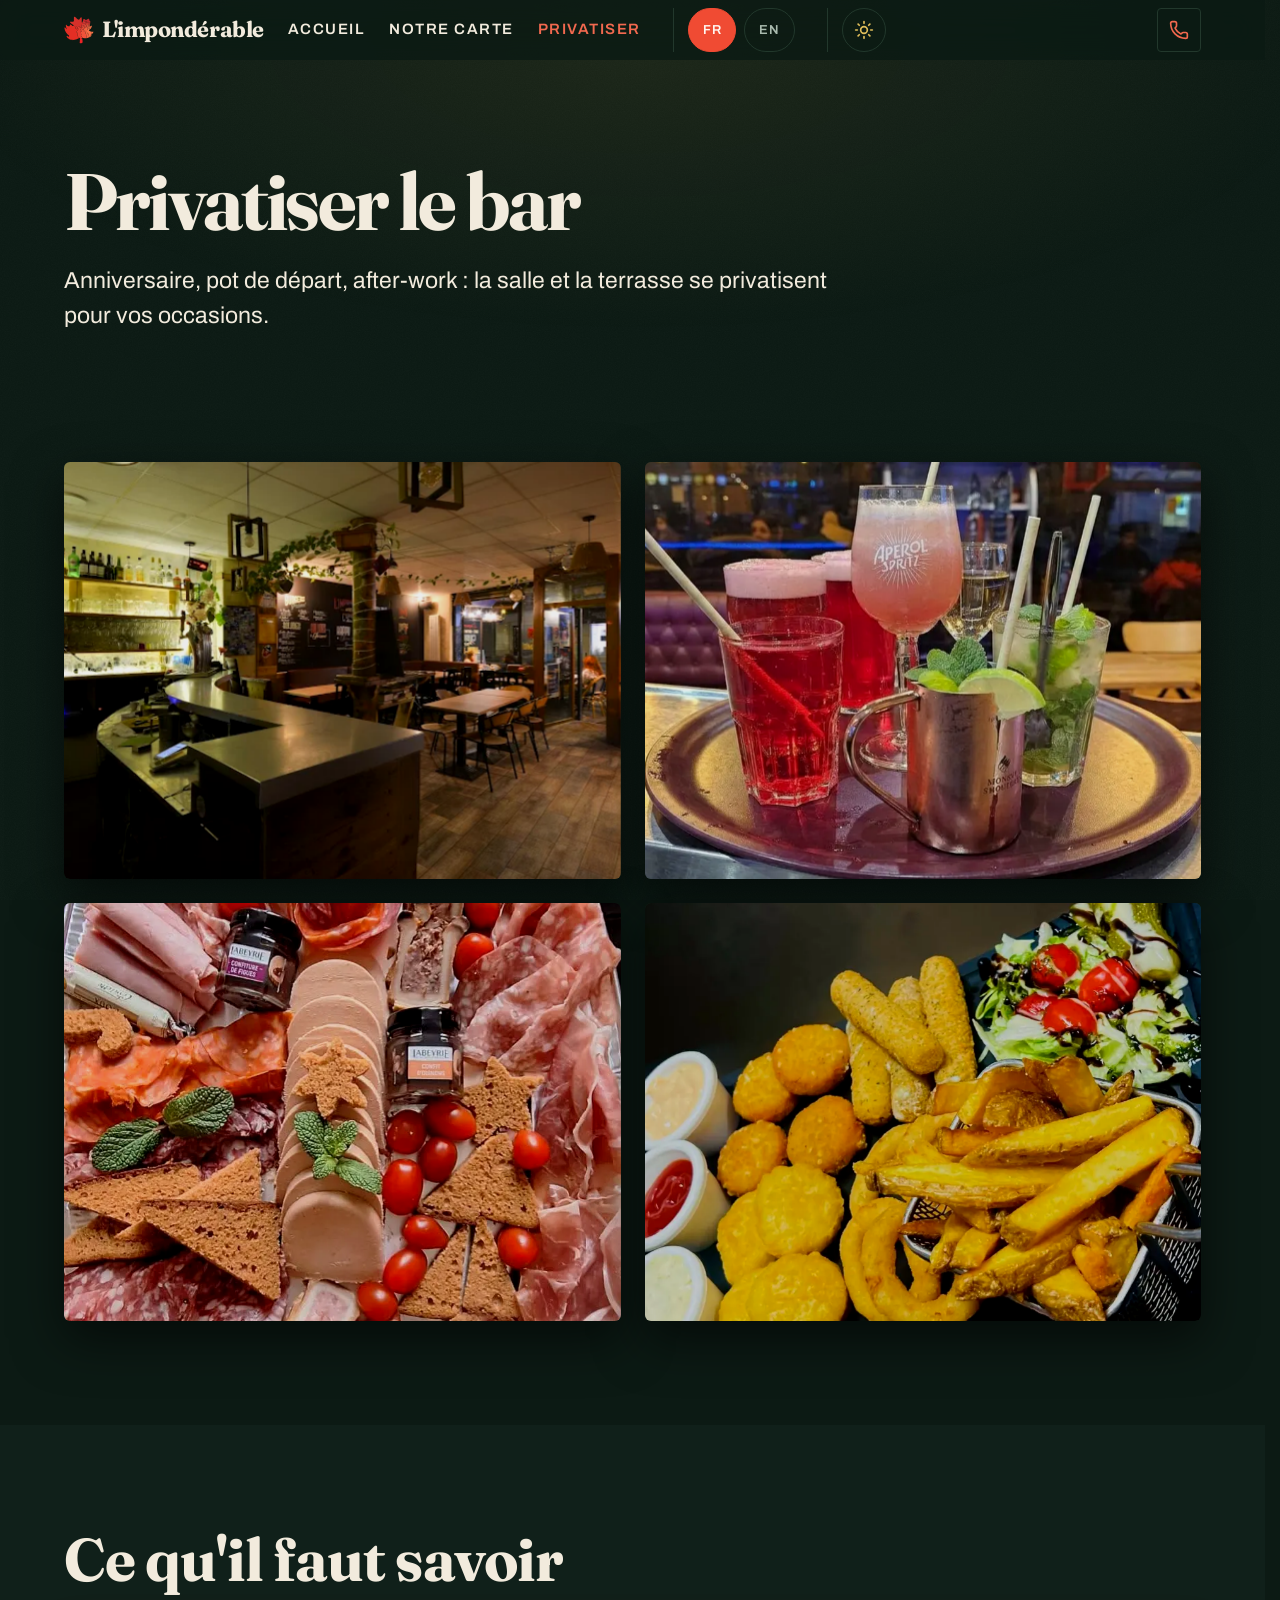
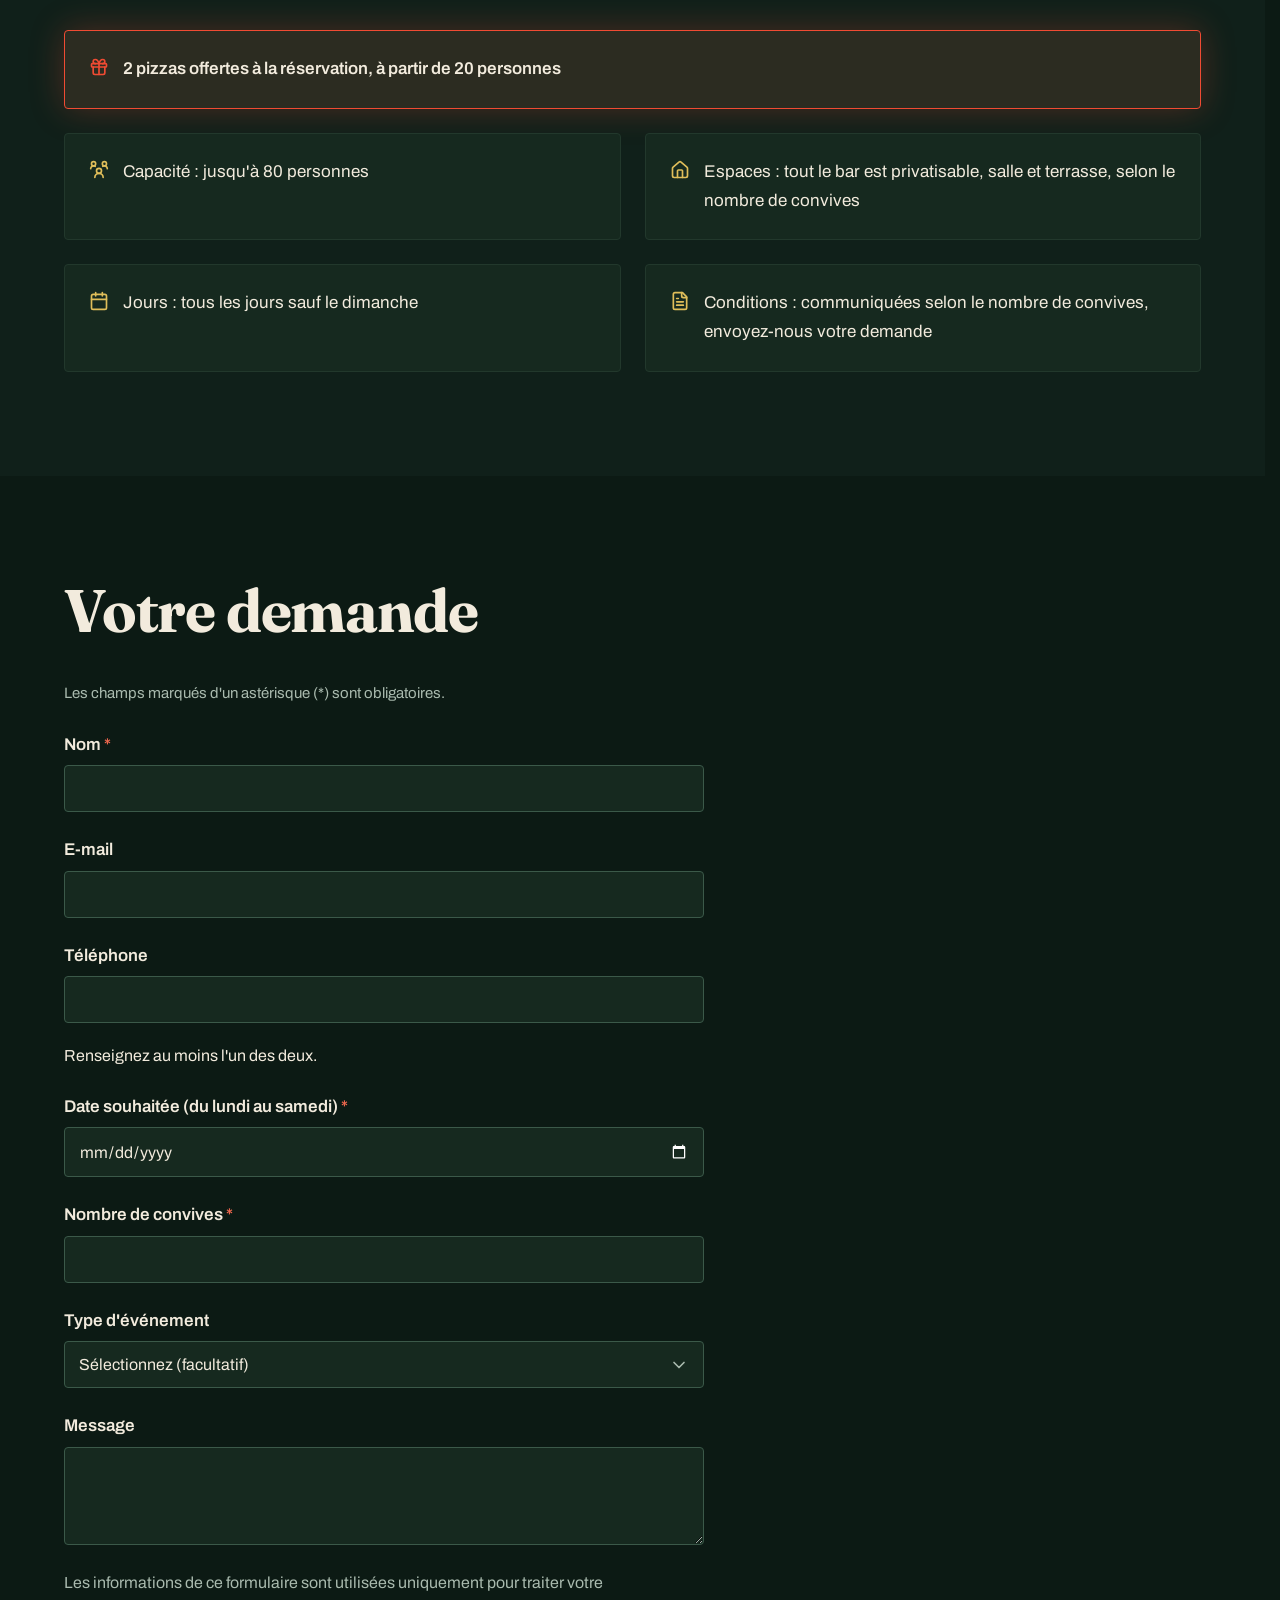
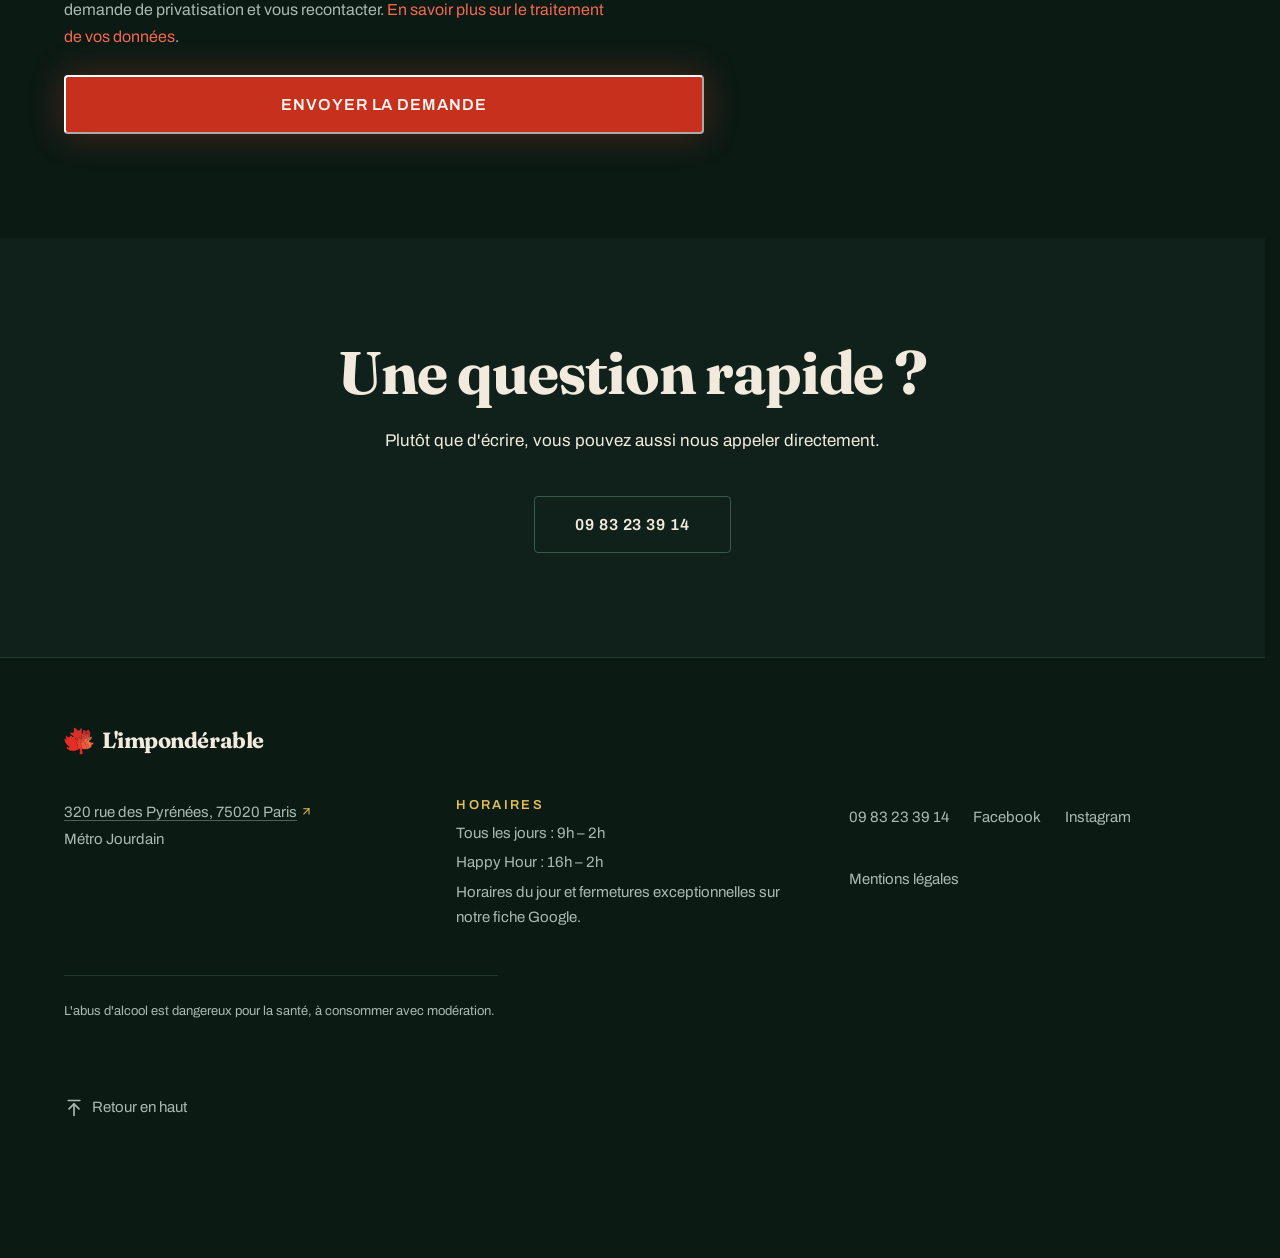
<file: privatisation.html>
<!DOCTYPE html>
<html lang="fr">
<head>
    <meta charset="UTF-8">
    <meta name="viewport" content="width=device-width, initial-scale=1.0">
    <meta name="theme-color" content="#E6DFD1">
    <title data-i18n="titre_page_privatisation">Privatiser un bar à Paris 20e — L'impondérable</title>
    <meta name="description" content="Anniversaire, pot de départ, after-work : privatisez tout ou partie du bar, jusqu'à 80 personnes, tous les jours sauf dimanche. Paris 20e, métro Jourdain." data-i18n-content="meta_description_privatisation">
    <meta property="og:title" content="Privatiser un bar à Paris 20e — L'impondérable" data-i18n-content="og_titre_privatisation">
    <meta property="og:description" content="Anniversaire, pot de départ, after-work : privatisez tout ou partie du bar, jusqu'à 80 personnes, tous les jours sauf dimanche. Paris 20e, métro Jourdain." data-i18n-content="meta_description_privatisation">
    <meta property="og:type" content="website">
    <meta property="og:url" content="https://limponderable.fr/privatisation">
    <meta property="og:image" content="https://limponderable.fr/img/partage.jpg">
    <meta property="og:image:width" content="1200">
    <meta property="og:image:height" content="630">
    <meta property="og:locale" content="fr_FR">
    <meta property="og:site_name" content="L'impondérable">
    <meta name="twitter:card" content="summary_large_image">
    <link rel="canonical" href="https://limponderable.fr/privatisation">
    <link rel="icon" href="img/logo.svg" type="image/svg+xml">
    <link rel="icon" href="favicon.ico" sizes="32x32">
    <link rel="apple-touch-icon" href="img/apple-touch-icon.png">
    <!-- C'est la page qui doit ressortir sur « privatiser un bar Paris 20 » :
         elle déclare le service lui-même, son périmètre et sa capacité, et le
         rattache à l'établissement par son @id. -->
    <script type="application/ld+json">
    {
        "@context": "https://schema.org",
        "@graph": [
            {
                "@type": "BreadcrumbList",
                "itemListElement": [
                    { "@type": "ListItem", "position": 1, "name": "Accueil", "item": "https://limponderable.fr/" },
                    { "@type": "ListItem", "position": 2, "name": "Privatiser", "item": "https://limponderable.fr/privatisation" }
                ]
            },
            {
                "@type": "Service",
                "@id": "https://limponderable.fr/privatisation#privatisation",
                "name": "Privatisation de bar à Paris 20e",
                "serviceType": "Privatisation de bar et de terrasse",
                "description": "Privatisation de tout ou partie de L'impondérable pour un anniversaire, un pot de départ ou un after-work : salle et terrasse, jusqu'à 80 personnes, tous les jours sauf le dimanche. Deux pizzas offertes à partir de 20 personnes.",
                "url": "https://limponderable.fr/privatisation",
                "provider": { "@id": "https://limponderable.fr/#etablissement" },
                "areaServed": {
                    "@type": "AdministrativeArea",
                    "name": "Paris 20e arrondissement"
                },
                "audience": {
                    "@type": "Audience",
                    "audienceType": "Groupes, entreprises et particuliers"
                },
                "offers": {
                    "@type": "Offer",
                    "availability": "https://schema.org/InStock",
                    "priceCurrency": "EUR",
                    "url": "https://limponderable.fr/privatisation",
                    "eligibleQuantity": {
                        "@type": "QuantitativeValue",
                        "unitText": "personnes",
                        "minValue": 1,
                        "maxValue": 80
                    }
                },
                "potentialAction": {
                    "@type": "ReserveAction",
                    "name": "Faire une demande de privatisation",
                    "target": {
                        "@type": "EntryPoint",
                        "urlTemplate": "https://limponderable.fr/privatisation#contenu",
                        "inLanguage": "fr-FR",
                        "actionPlatform": [
                            "https://schema.org/DesktopWebPlatform",
                            "https://schema.org/MobileWebPlatform"
                        ]
                    }
                }
            }
        ]
    }
    </script>
    <!-- Les deux polices du premier écran sont demandées avant la feuille de
         style, qui ne les réclamerait qu'une fois analysée. Sur mobile, cela
         retire un aller-retour au moment où Google mesure le chargement.
         crossorigin est obligatoire même en local : une police est toujours
         récupérée en mode anonyme, sans quoi le navigateur la retéléchargerait. -->
    <link rel="preload" href="fonts/fraunces-700.woff2" as="font" type="font/woff2" crossorigin>
    <link rel="preload" href="fonts/archivo-400.woff2" as="font" type="font/woff2" crossorigin>
    <link rel="stylesheet" href="css/style.css">
    <script src="js/jour-nuit.js"></script>
</head>
<body id="top">
    <a class="lien-evitement" href="#contenu" data-i18n="aller_au_contenu">Aller au contenu</a>
    <header>
        <a href="index.html" class="brand"> <img src="img/logo.svg" alt="" class="logo" width="32" height="32">L'impondérable</a>
        <nav id="nav-principale" class="nav-principale" aria-label="Navigation principale" data-i18n-aria-label="nav_principale_aria">
            <ul>
                <li><a href="index.html" data-i18n="nav_accueil">Accueil</a></li>
                <li><a href="tarifs.html" data-i18n="nav_carte">Notre carte</a></li>
                <li><a href="privatisation.html" aria-current="page" data-i18n="nav_privatiser">Privatiser</a></li>
            </ul>
        </nav>
        <div class="header-actions">
            <a href="tel:+33983233914" aria-label="Appeler le bar" data-i18n-aria-label="appeler_aria" class="btn-icon btn-appel">
                <svg xmlns="http://www.w3.org/2000/svg"
                viewBox="0 0 24 24" aria-hidden="true" fill="none" stroke="currentColor" stroke-width="2" stroke-linecap="round" stroke-linejoin="round" class="lucide lucide-phone"><path d="M13.832 16.568a1 1 0 0 0 1.213-.303l.355-.465A2 2 0 0 1 17 15h3a2 2 0 0 1 2 2v3a2 2 0 0 1-2 2A18 18 0 0 1 2 4a2 2 0 0 1 2-2h3a2 2 0 0 1 2 2v3a2 2 0 0 1-.8 1.6l-.468.351a1 1 0 0 0-.292 1.233 14 14 0 0 0 6.392 6.384"/></svg>
            </a>
            <button type="button" id="bouton-menu" class="btn-icon btn-menu" aria-expanded="false" aria-controls="nav-principale" aria-label="Ouvrir le menu" data-i18n-aria-label="menu_ouvrir_aria">
                <svg class="icone-menu-ouvrir lucide lucide-menu" xmlns="http://www.w3.org/2000/svg" viewBox="0 0 24 24" aria-hidden="true" fill="none" stroke="currentColor" stroke-width="2" stroke-linecap="round" stroke-linejoin="round"><path d="M4 6h16"/><path d="M4 12h16"/><path d="M4 18h16"/></svg>
                <svg class="icone-menu-fermer lucide lucide-x" hidden xmlns="http://www.w3.org/2000/svg" viewBox="0 0 24 24" aria-hidden="true" fill="none" stroke="currentColor" stroke-width="2" stroke-linecap="round" stroke-linejoin="round"><path d="M18 6 6 18"/><path d="m6 6 12 12"/></svg>
            </button>
        </div>
    </header>
    <main id="contenu" tabindex="-1">
        <section class="privatisation-intro">
            <h1 data-i18n="privatisation_h1">Privatiser le bar</h1>
            <p data-i18n="privatisation_intro">
                Anniversaire, pot de départ, after-work : la salle et la terrasse
                se privatisent pour vos occasions.
            </p>
        </section>

        <section class="privatisation-photos">
            <div class="card-media">
                <img src="img/bar.webp" alt="Salle privatisable de L'impondérable, le comptoir et les tables, rue des Pyrénées à Paris 20e" data-i18n-alt="privatisation_photo_salle_alt" width="680" height="454" loading="lazy" decoding="async">
            </div>
            <div class="card-media">
                <img src="img/plateau-cocktails.webp" alt="Plateau de cocktails servi au comptoir en soirée : Aperol Spritz, Moscow Mule et mojito" data-i18n-alt="privatisation_photo_cocktails_alt" width="1000" height="750" loading="lazy" decoding="async">
            </div>
            <div class="card-media">
                <img src="img/megaplanche.webp" alt="Grand plateau de charcuterie à partager : jambons, saucisson, pâté, pain d'épices et tomates cerises" data-i18n-alt="privatisation_photo_planche_alt" width="922" height="692" loading="lazy" decoding="async">
            </div>
            <div class="card-media">
                <img src="img/finger-food.webp" alt="Assortiment de finger food : nuggets, sticks de mozzarella, onion rings, frites, salade et sauces" data-i18n-alt="privatisation_photo_finger_alt" width="1000" height="750" loading="lazy" decoding="async">
            </div>
        </section>

        <section class="privatisation-savoir">
            <h2 data-i18n="privatisation_savoir_h2">Ce qu'il faut savoir</h2>
            <ul class="privatisation-reperes">
                <li class="repere-offre">
                    <div class="center-icon">
                        <svg xmlns="http://www.w3.org/2000/svg" aria-hidden="true" viewBox="0 0 24 24" fill="none" stroke="currentColor" stroke-width="2" stroke-linecap="round" stroke-linejoin="round" class="lucide lucide-gift"><rect x="3" y="8" width="18" height="4" rx="1"/><path d="M12 8v13"/><path d="M19 12v7a2 2 0 0 1-2 2H7a2 2 0 0 1-2-2v-7"/><path d="M7.5 8a2.5 2.5 0 0 1 0-5A4.8 8 0 0 1 12 8a4.8 8 0 0 1 4.5-5 2.5 2.5 0 0 1 0 5"/></svg>
                    </div>
                    <span data-i18n="privatisation_offre">2 pizzas offertes à la réservation, à partir de 20 personnes</span>
                </li>
                <li>
                    <div class="center-icon">
                        <svg xmlns="http://www.w3.org/2000/svg" aria-hidden="true" viewBox="0 0 24 24" fill="none" stroke="currentColor" stroke-width="2" stroke-linecap="round" stroke-linejoin="round" class="lucide lucide-user-round-group"><path d="M17 21a5 5 0 00-10 0"/><path d="M22 10.5a3.5 3.5 0 00-5.507-2.868"/><path d="M7.507 7.632A3.5 3.5 0 002 10.5"/><circle cx="12" cy="13" r="3"/><circle cx="18.5" cy="4.5" r="2.5"/><circle cx="5.5" cy="4.5" r="2.5"/></svg>
                    </div>
                    <span data-i18n="privatisation_capacite">Capacité : jusqu'à 80 personnes</span>
                </li>
                <li>
                    <div class="center-icon">
                        <svg xmlns="http://www.w3.org/2000/svg" aria-hidden="true" viewBox="0 0 24 24" fill="none" stroke="currentColor" stroke-width="2" stroke-linecap="round" stroke-linejoin="round" class="lucide lucide-house"><path d="M15 21v-8a1 1 0 0 0-1-1h-4a1 1 0 0 0-1 1v8"/><path d="M3 10a2 2 0 0 1 .709-1.528l7-6a2 2 0 0 1 2.582 0l7 6A2 2 0 0 1 21 10v9a2 2 0 0 1-2 2H5a2 2 0 0 1-2-2z"/></svg>
                    </div>
                    <span data-i18n="privatisation_espaces">Espaces : tout le bar est privatisable, salle et terrasse, selon le nombre de convives</span>
                </li>
                <li>
                    <div class="center-icon">
                        <svg xmlns="http://www.w3.org/2000/svg" aria-hidden="true" viewBox="0 0 24 24" fill="none" stroke="currentColor" stroke-width="2" stroke-linecap="round" stroke-linejoin="round" class="lucide lucide-calendar"><path d="M8 2v4"/><path d="M16 2v4"/><rect width="18" height="18" x="3" y="4" rx="2"/><path d="M3 10h18"/></svg>
                    </div>
                    <span data-i18n="privatisation_jours">Jours : tous les jours sauf le dimanche</span>
                </li>
                <li>
                    <div class="center-icon">
                        <svg xmlns="http://www.w3.org/2000/svg" aria-hidden="true" viewBox="0 0 24 24" fill="none" stroke="currentColor" stroke-width="2" stroke-linecap="round" stroke-linejoin="round" class="lucide lucide-file-text"><path d="M15 2H6a2 2 0 0 0-2 2v16a2 2 0 0 0 2 2h12a2 2 0 0 0 2-2V7Z"/><path d="M14 2v4a2 2 0 0 0 2 2h4"/><path d="M10 9H8"/><path d="M16 13H8"/><path d="M16 17H8"/></svg>
                    </div>
                    <span data-i18n="privatisation_conditions">Conditions : communiquées selon le nombre de convives, envoyez-nous votre demande</span>
                </li>
            </ul>
        </section>

        <section class="formulaire-section">
            <h2 data-i18n="formulaire_h2">Votre demande</h2>

            <form id="form-privatisation" novalidate>
                <p class="formulaire-legende" data-i18n="formulaire_legende">Les champs marqués d'un astérisque (*) sont obligatoires.</p>
                <div class="champ">
                    <label for="nom"><span data-i18n="champ_nom">Nom</span> <span class="obligatoire" aria-hidden="true">*</span></label>
                    <input type="text" id="nom" name="nom" required autocomplete="name" aria-describedby="erreur-nom">
                    <p class="champ-erreur" id="erreur-nom" aria-live="polite"></p>
                </div>

                <div class="champ">
                    <label for="email" data-i18n="champ_email">E-mail</label>
                    <input type="email" id="email" name="email" inputmode="email" autocomplete="email" aria-describedby="aide-contact erreur-email">
                    <p class="champ-erreur" id="erreur-email" aria-live="polite"></p>
                </div>

                <div class="champ">
                    <label for="telephone" data-i18n="champ_telephone">Téléphone</label>
                    <input type="tel" id="telephone" name="telephone" inputmode="tel" autocomplete="tel" aria-describedby="aide-contact erreur-telephone">
                    <p class="champ-erreur" id="erreur-telephone" aria-live="polite"></p>
                </div>
                <p class="champ-aide" id="aide-contact" data-i18n="champ_aide_contact">Renseignez au moins l'un des deux.</p>

                <div class="champ">
                    <label for="date"><span data-i18n="champ_date">Date souhaitée (du lundi au samedi)</span> <span class="obligatoire" aria-hidden="true">*</span></label>
                    <input type="date" id="date" name="date" required aria-describedby="erreur-date">
                    <p class="champ-erreur" id="erreur-date" aria-live="polite"></p>
                </div>

                <div class="champ">
                    <label for="convives"><span data-i18n="champ_convives">Nombre de convives</span> <span class="obligatoire" aria-hidden="true">*</span></label>
                    <input type="number" id="convives" name="convives" min="1" required inputmode="numeric" aria-describedby="erreur-convives">
                    <p class="champ-erreur" id="erreur-convives" aria-live="polite"></p>
                </div>

                <div class="champ">
                    <label for="evenement" data-i18n="champ_evenement">Type d'événement</label>
                    <select id="evenement" name="evenement" aria-describedby="erreur-evenement">
                        <option value="" data-i18n="option_evenement_vide">Sélectionnez (facultatif)</option>
                        <option value="anniversaire" data-i18n="option_evenement_anniversaire" data-libelle-fr="Anniversaire">Anniversaire</option>
                        <option value="pot-de-depart" data-i18n="option_evenement_depart" data-libelle-fr="Pot de départ">Pot de départ</option>
                        <option value="after-work" data-i18n="option_evenement_afterwork" data-libelle-fr="After-work">After-work</option>
                        <option value="autre" data-i18n="option_evenement_autre" data-libelle-fr="Autre">Autre</option>
                    </select>
                    <p class="champ-erreur" id="erreur-evenement" aria-live="polite"></p>
                </div>

                <div class="champ">
                    <label for="message" data-i18n="champ_message">Message</label>
                    <textarea id="message" name="message" rows="4" aria-describedby="erreur-message"></textarea>
                    <p class="champ-erreur" id="erreur-message" aria-live="polite"></p>
                </div>

                <!-- Honeypot : champ invisible pour les visiteurs, appétissant pour les robots
                     qui remplissent tout ce qu'ils trouvent. Masqué hors écran, jamais en
                     display:none, pour rester « visible » aux yeux d'un robot peu regardant. -->
                <div class="champ-honeypot">
                    <input type="text" id="website" name="website" tabindex="-1" autocomplete="off" aria-hidden="true">
                </div>

                <p class="formulaire-rgpd">
                    <span data-i18n="rgpd_texte">Les informations de ce formulaire sont utilisées uniquement pour traiter
                    votre demande de privatisation et vous recontacter.</span>
                    <a href="mentions-legales.html#donnees-personnelles" data-i18n="rgpd_lien">En savoir plus sur le
                    traitement de vos données</a>.
                </p>

                <button type="submit" class="cta" data-i18n="formulaire_envoyer">Envoyer la demande</button>
            </form>

            <div class="formulaire-panel formulaire-confirmation" id="confirmation" role="status" tabindex="-1" hidden>
                <button type="button" class="formulaire-panel-fermer" aria-label="Fermer" data-i18n-aria-label="fermer_aria">
                    <svg xmlns="http://www.w3.org/2000/svg" viewBox="0 0 24 24" aria-hidden="true" fill="none" stroke="currentColor" stroke-width="2" stroke-linecap="round" stroke-linejoin="round" class="lucide lucide-x"><path d="M18 6 6 18"/><path d="m6 6 12 12"/></svg>
                </button>
                <h3 data-i18n="confirmation_titre">Demande envoyée</h3>
                <p><span data-i18n="confirmation_avant">Nous avons bien reçu votre demande de privatisation pour le</span> <strong id="confirmation-date"></strong>.</p>
                <p><span data-i18n="confirmation_appel_avant">Pour toute question, appelez-nous au</span> <a href="tel:+33983233914">09 83 23 39 14</a>.</p>
                <p data-i18n="confirmation_delai">Délai de réponse habituel : sous 72h.</p>
            </div>

            <div class="formulaire-panel formulaire-erreur-envoi" id="erreur-envoi" role="alert" tabindex="-1" hidden>
                <button type="button" class="formulaire-panel-fermer" aria-label="Fermer" data-i18n-aria-label="fermer_aria">
                    <svg xmlns="http://www.w3.org/2000/svg" viewBox="0 0 24 24" aria-hidden="true" fill="none" stroke="currentColor" stroke-width="2" stroke-linecap="round" stroke-linejoin="round" class="lucide lucide-x"><path d="M18 6 6 18"/><path d="m6 6 12 12"/></svg>
                </button>
                <p>
                    <span data-i18n="erreur_envoi_texte">L'envoi a échoué. Vous pouvez réessayer, ou nous appeler directement au</span>
                    <a href="tel:+33983233914">09 83 23 39 14</a>.
                </p>
            </div>
        </section>

        <section class="privatisation-contact-direct">
            <h2 data-i18n="contact_direct_h2">Une question rapide ?</h2>
            <p data-i18n="contact_direct_texte">Plutôt que d'écrire, vous pouvez aussi nous appeler directement.</p>
            <a href="tel:+33983233914" class="cta-secondaire">09 83 23 39 14</a>
        </section>
    </main>
    <footer>
        <div class="footer-marque">
            <img src="img/logo.svg" alt="" class="logo" width="32" height="32" loading="lazy" decoding="async">
            <span>L'impondérable</span>
        </div>

        <address>
            <a href="https://www.google.com/maps/dir/?api=1&amp;destination=320+rue+des+Pyr%C3%A9n%C3%A9es+75020+Paris" target="_blank" rel="noopener" class="lien-adresse" aria-label="320 rue des Pyrénées, 75020 Paris : itinéraire sur Google Maps (nouvel onglet)" data-i18n-aria-label="adresse_itineraire_aria">320 rue des Pyrénées, <span class="lien-adresse-fin">75020 Paris<svg xmlns="http://www.w3.org/2000/svg" viewBox="0 0 24 24" aria-hidden="true" fill="none" stroke="currentColor" stroke-width="2" stroke-linecap="round" stroke-linejoin="round" class="lucide lucide-arrow-up-right"><path d="M7 7h10v10"/><path d="M7 17 17 7"/></svg></span></a><br>
            <span data-i18n="hero_metro">Métro Jourdain</span>
        </address>

        <div class="footer-horaires">
            <h2 data-i18n="footer_horaires_titre">Horaires</h2>
            <p data-i18n="footer_horaires_habituels">Tous les jours : 9h – 2h</p>
            <p data-i18n="footer_horaires_happy_hour">Happy Hour : 16h – 2h</p>
            <p>
                <span data-i18n="footer_horaires_note_avant">Horaires du jour et fermetures exceptionnelles sur</span>
                <a href="https://share.google/3GtbogjKdMXxzdB8y" target="_blank" rel="noopener" data-i18n="footer_horaires_lien">notre fiche Google</a>.
            </p>
        </div>

        <ul class="footer-liens">
            <li><a href="tel:+33983233914">09 83 23 39 14</a></li>
            <li><a href="https://www.facebook.com/barlimponderable/" target="_blank" rel="noopener">Facebook</a></li>
            <li><a href="https://www.instagram.com/limponderable2021/" target="_blank" rel="noopener">Instagram</a></li>
            <li><a href="mentions-legales.html" data-i18n="footer_lien_mentions">Mentions légales</a></li>
        </ul>

        <p class="message-sanitaire" lang="fr">
            L'abus d'alcool est dangereux pour la santé, à consommer avec modération.
        </p>

        <p class="retour-haut"><a href="#top"><svg xmlns="http://www.w3.org/2000/svg" viewBox="0 0 24 24" aria-hidden="true" fill="none" stroke="currentColor" stroke-width="2" stroke-linecap="round" stroke-linejoin="round" class="lucide lucide-arrow-up-to-line"><path d="M5 3h14"/><path d="m18 13-6-6-6 6"/><path d="M12 7v14"/></svg><span data-i18n="footer_retour_haut">Retour en haut</span></a></p>
    </footer>
    <script src="js/i18n.js" defer></script>
    <script src="js/app.js" defer></script>
    <script src="js/formulaire.js" defer></script>
    <script src="js/animations.js" defer></script>
</body>
</html>
</file>
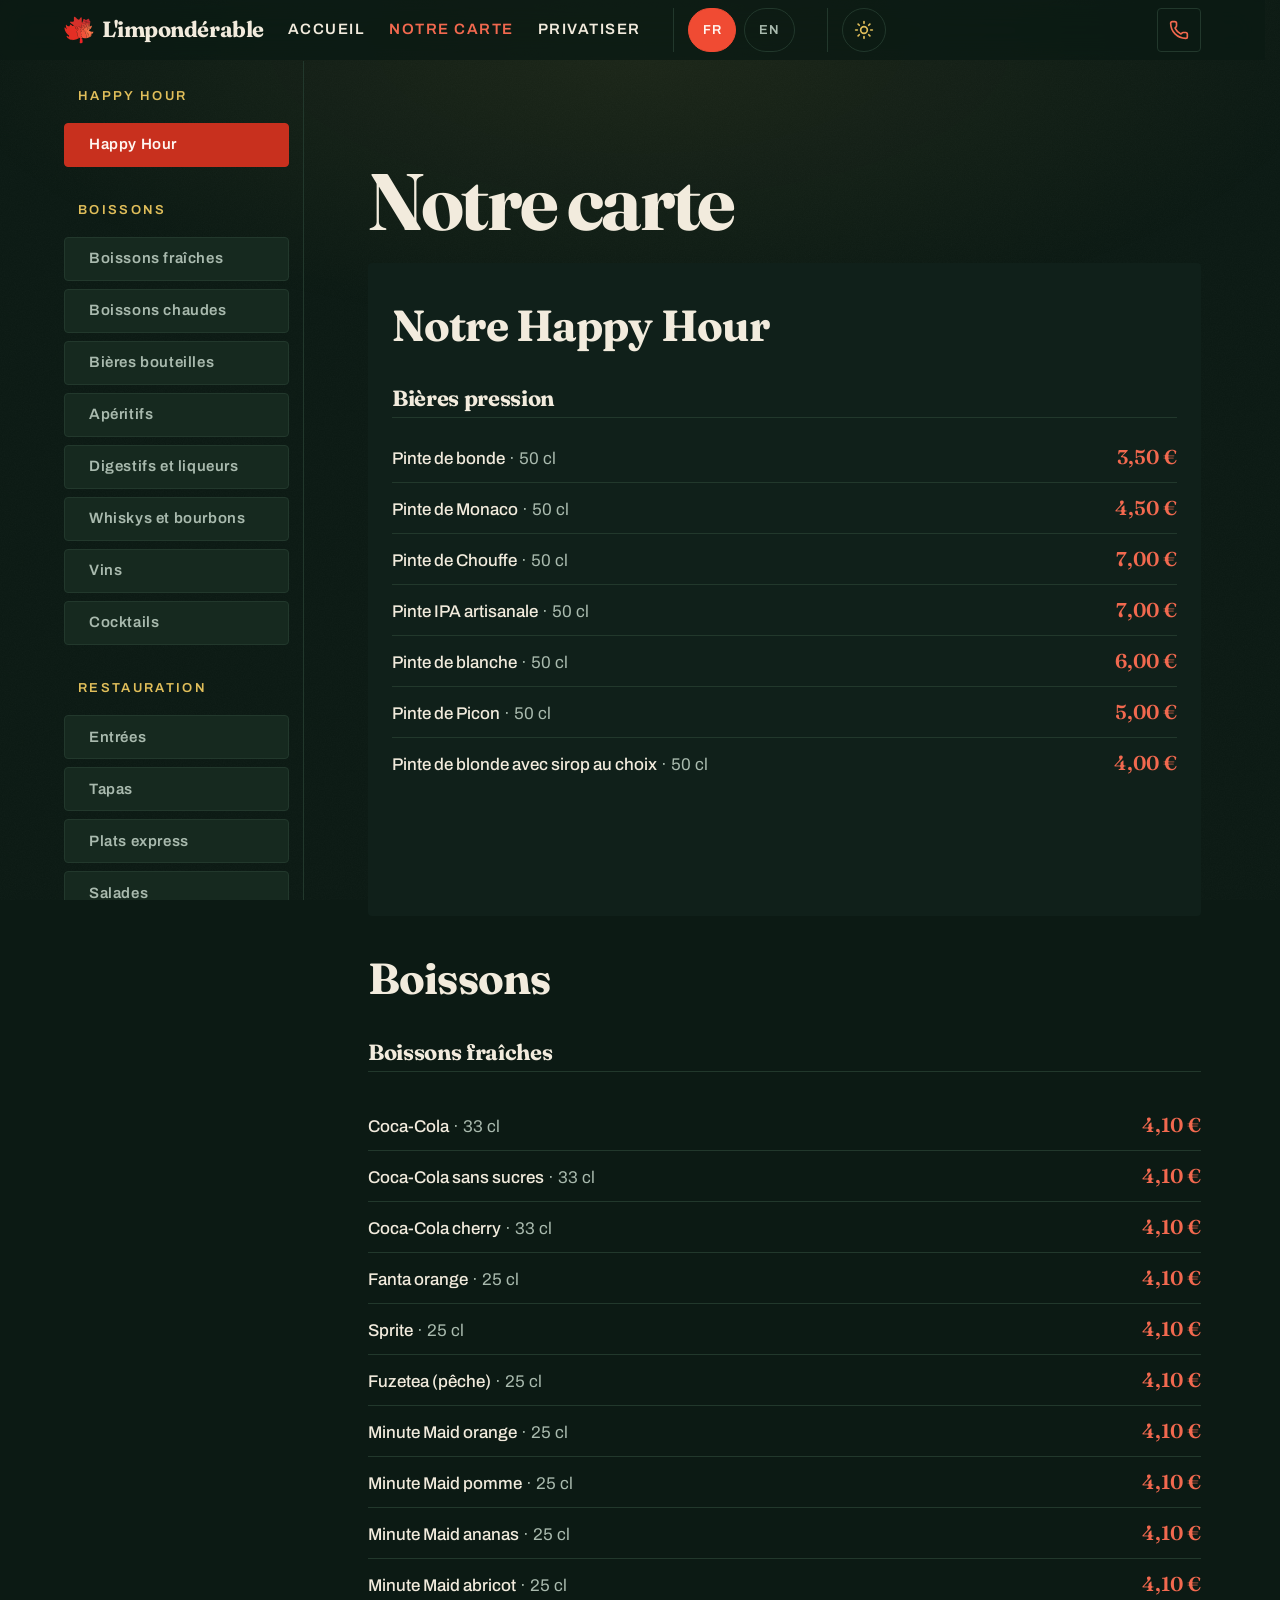
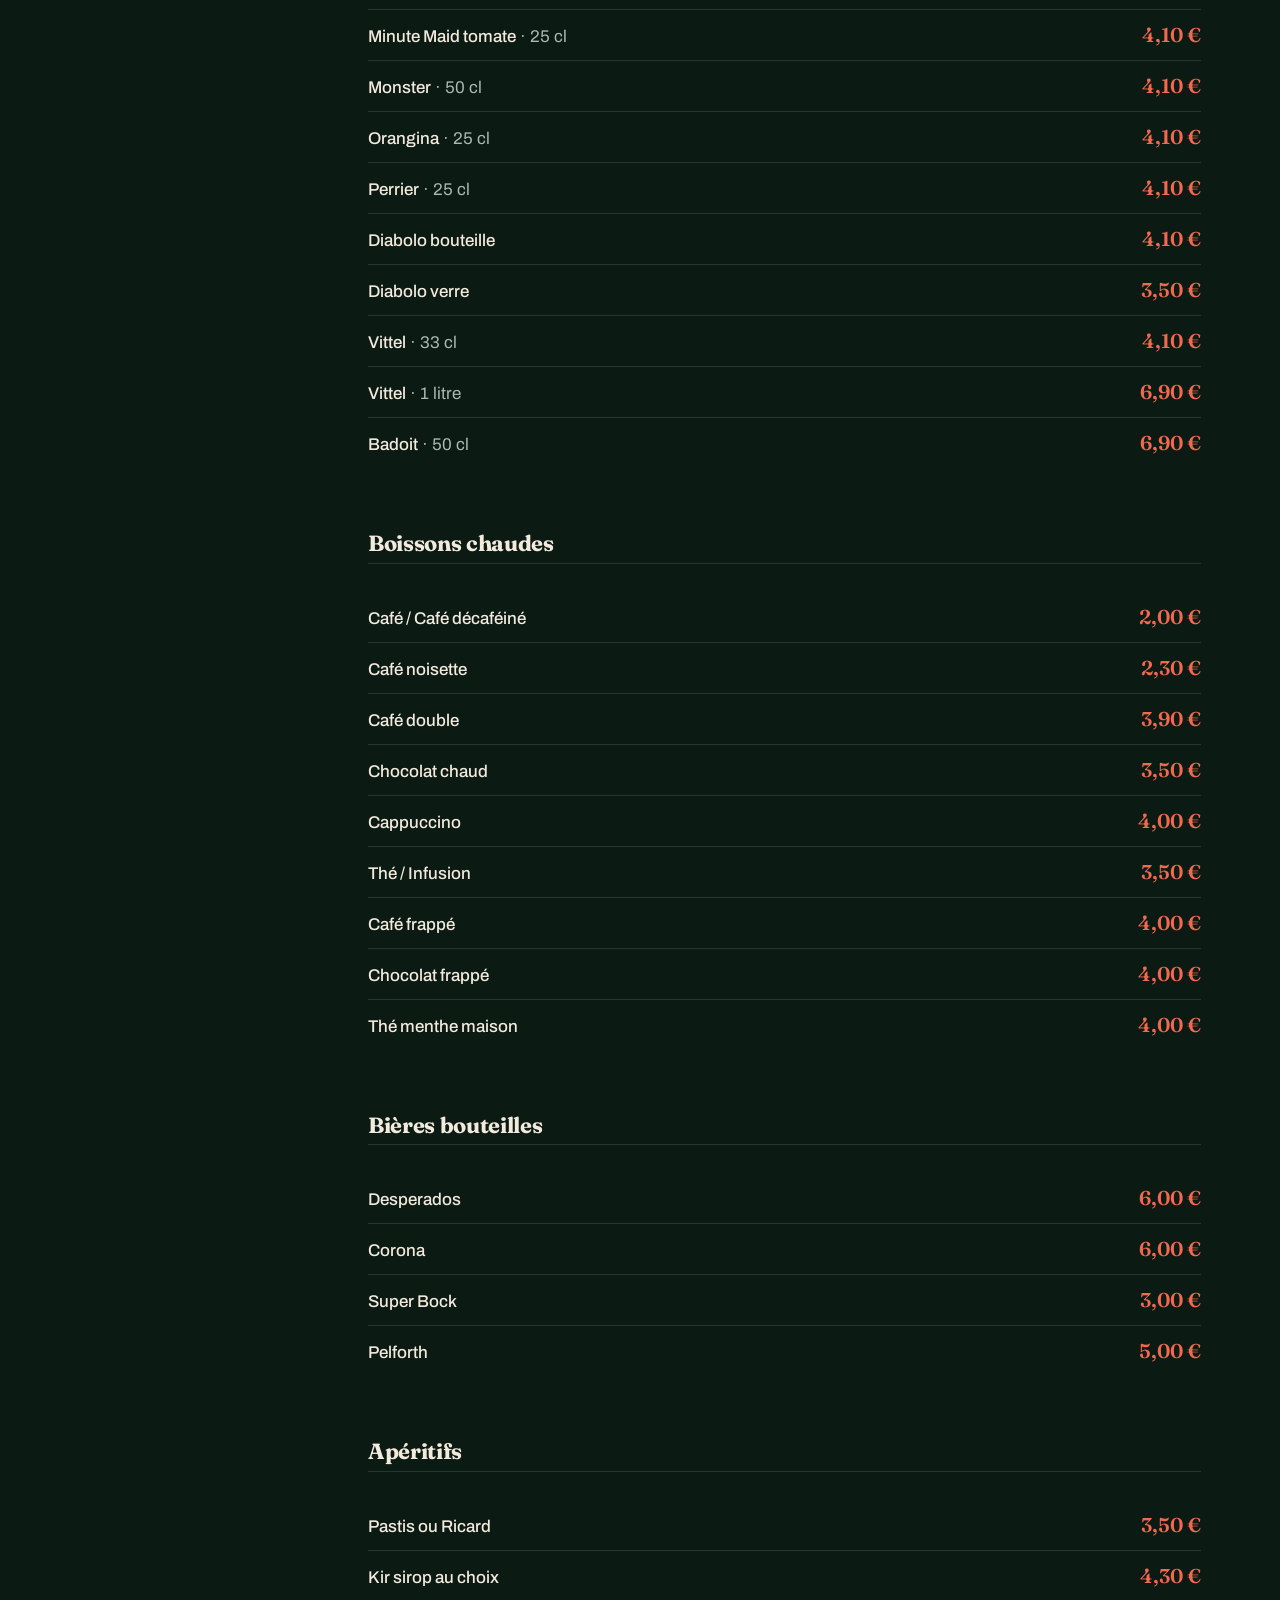
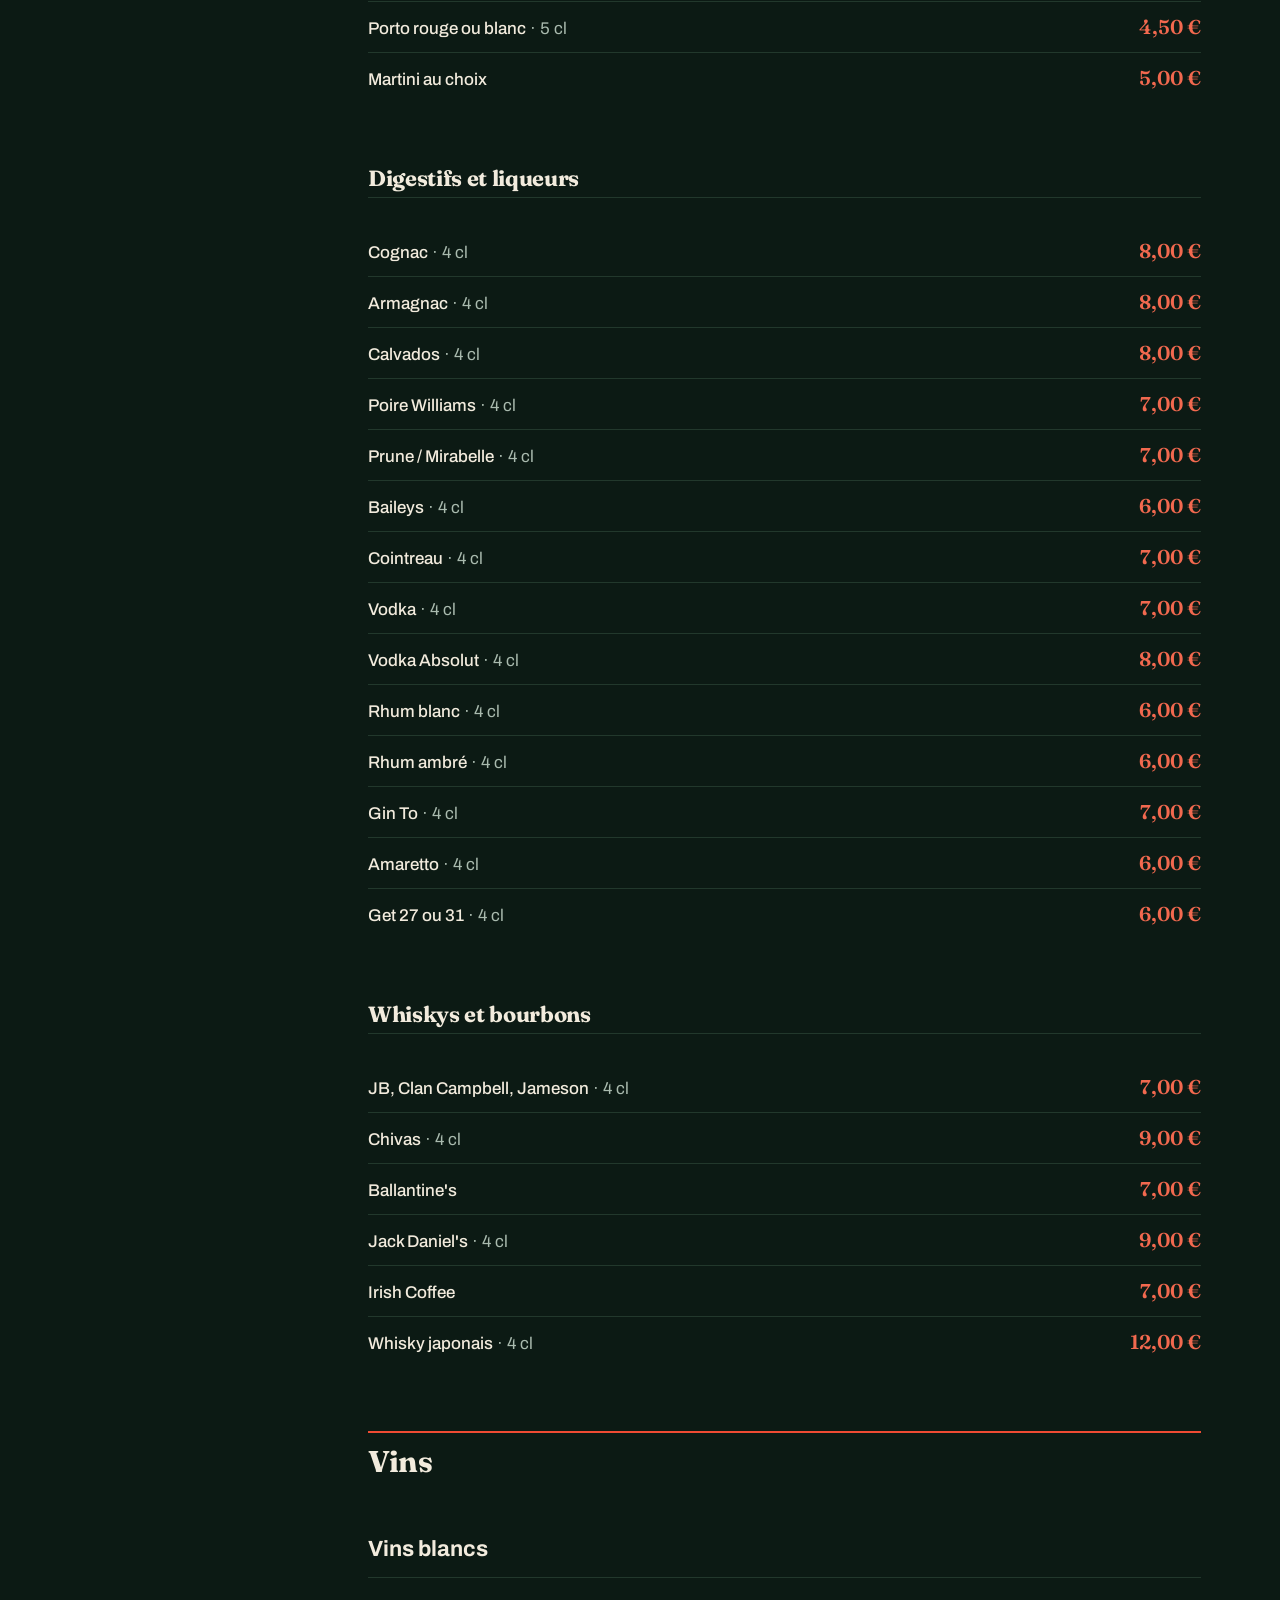
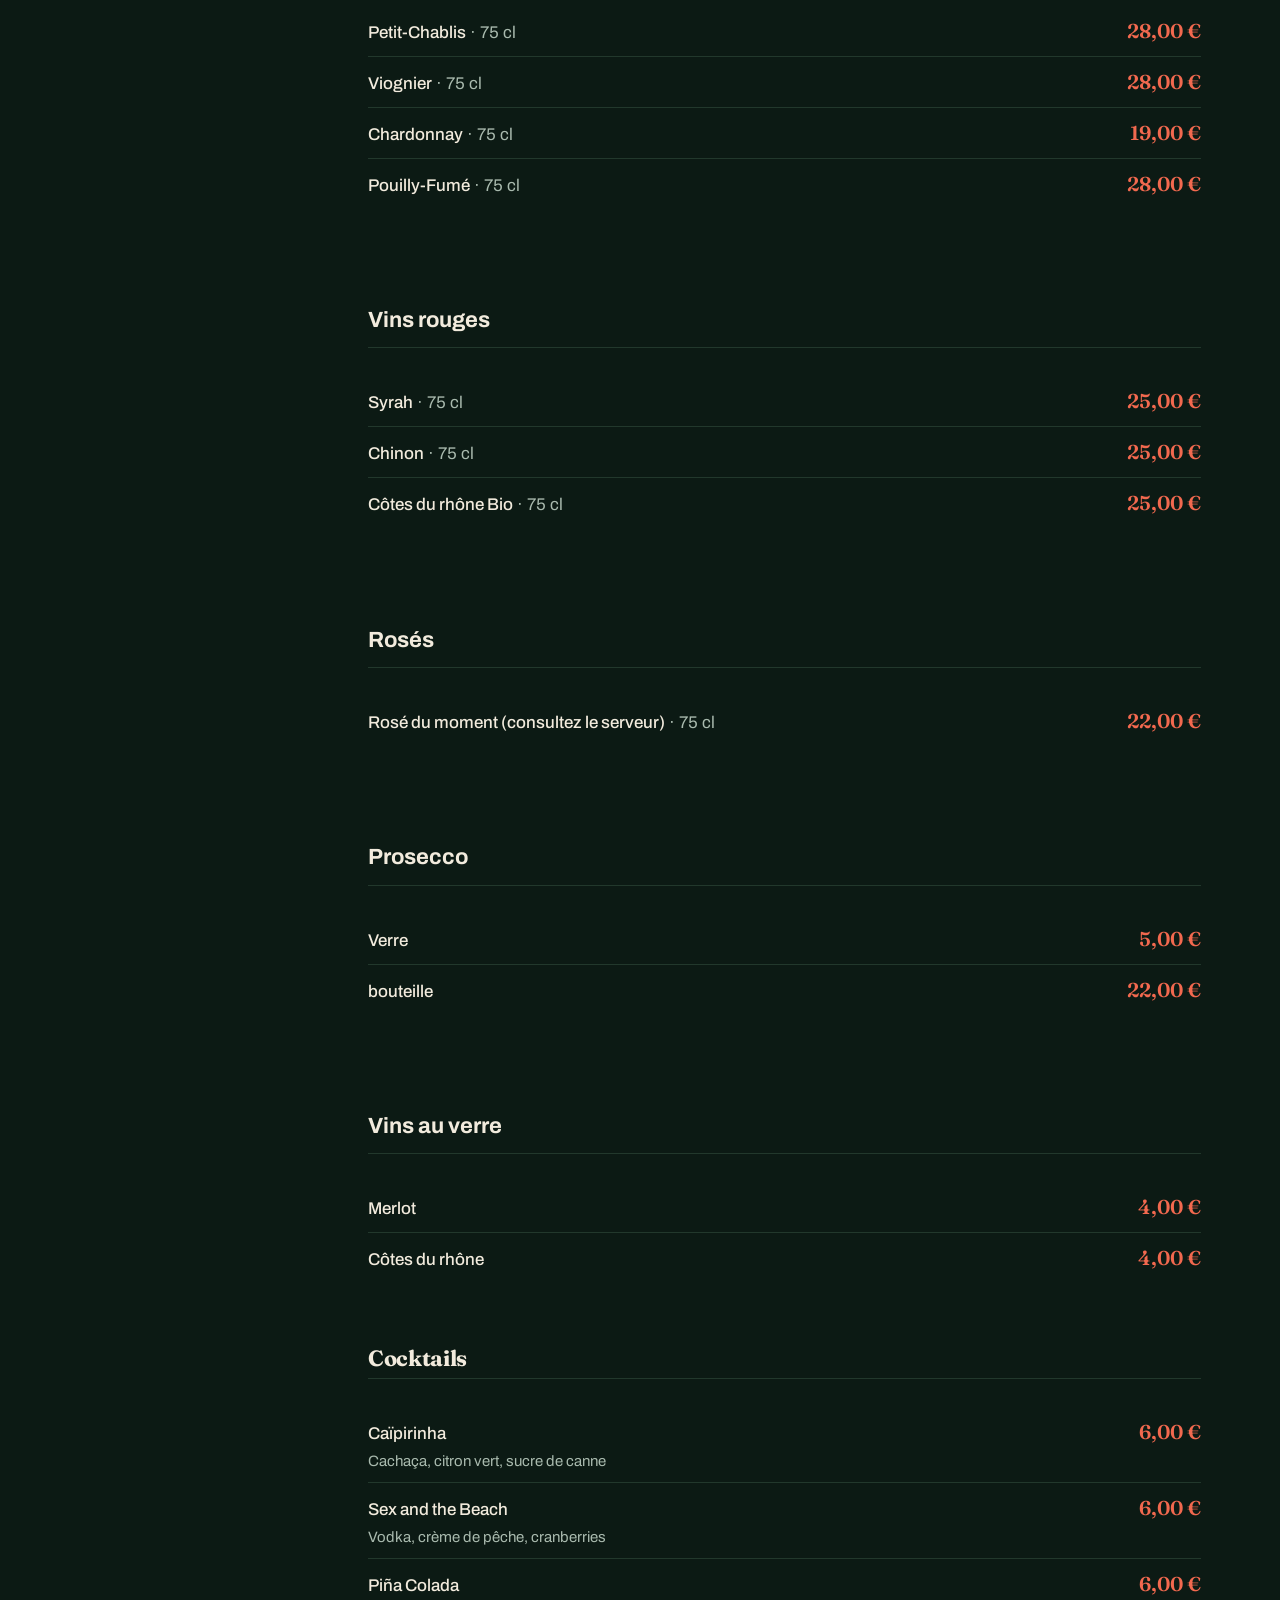
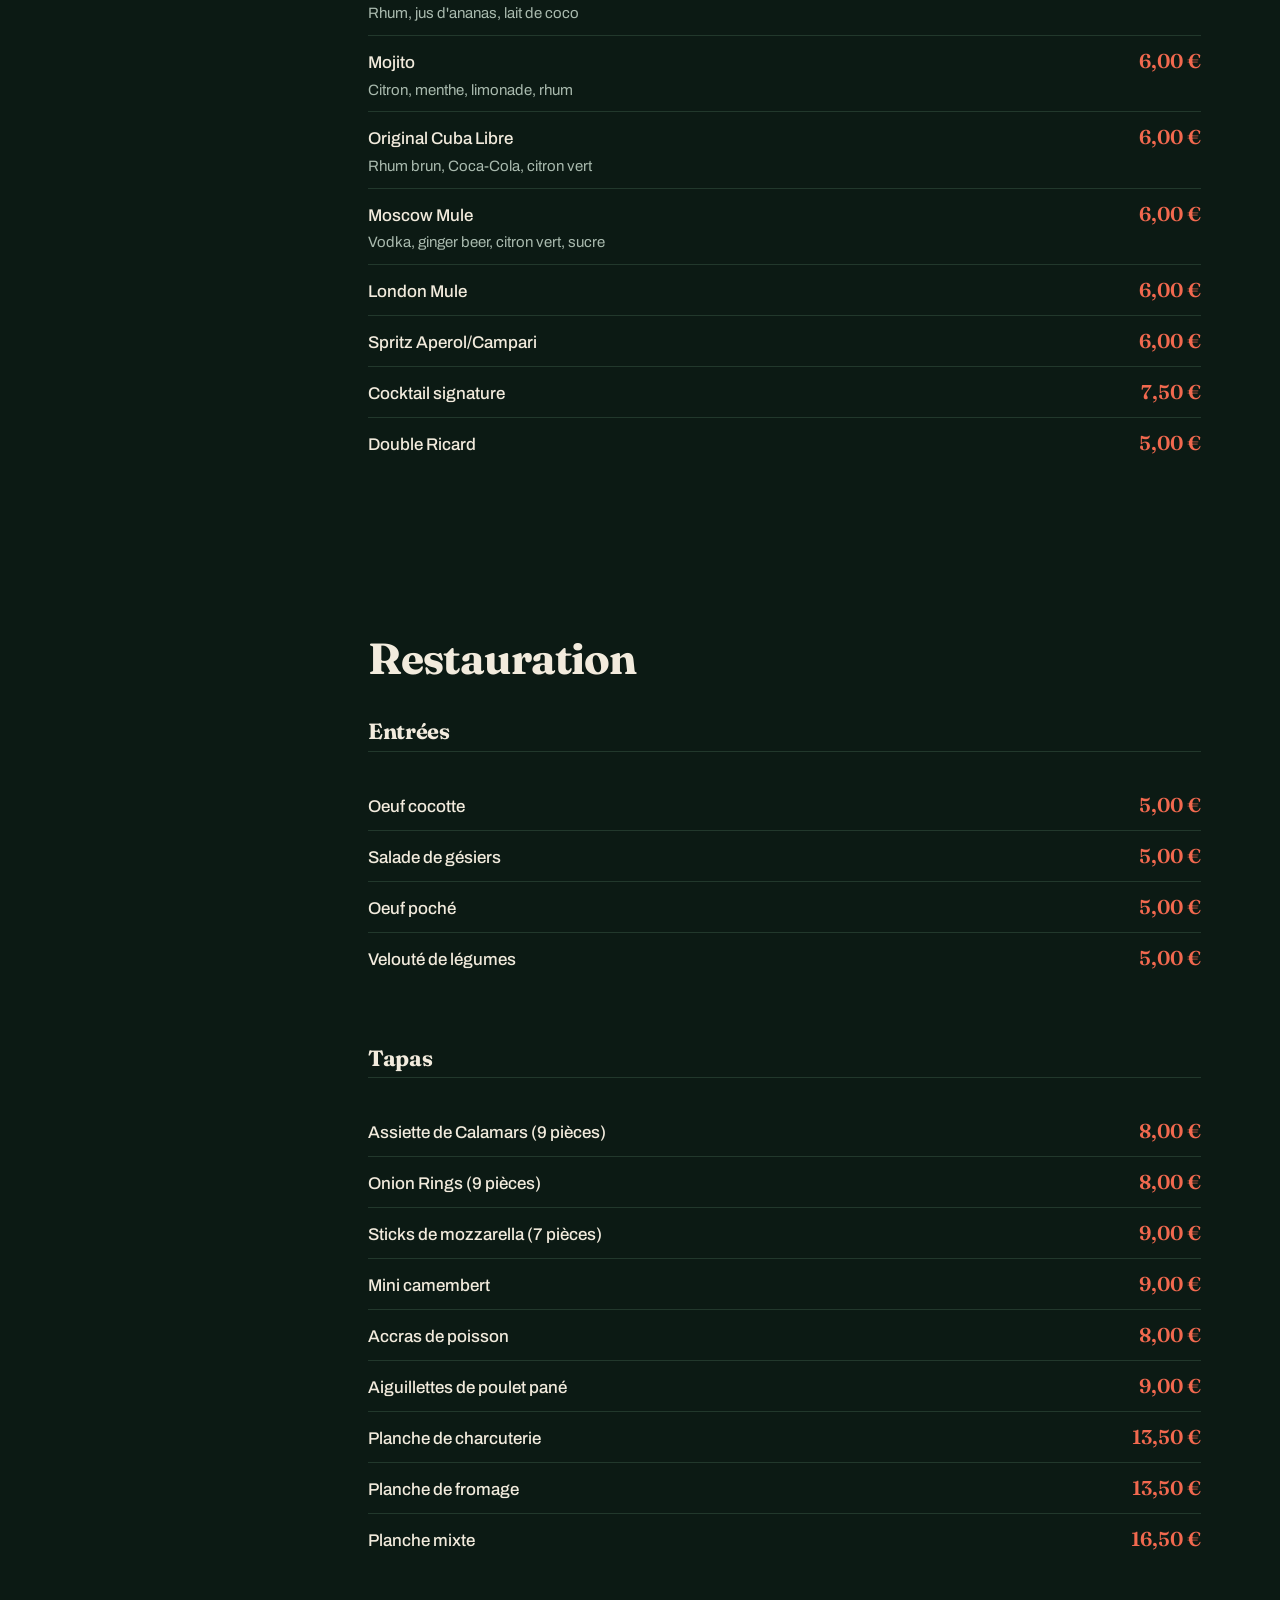
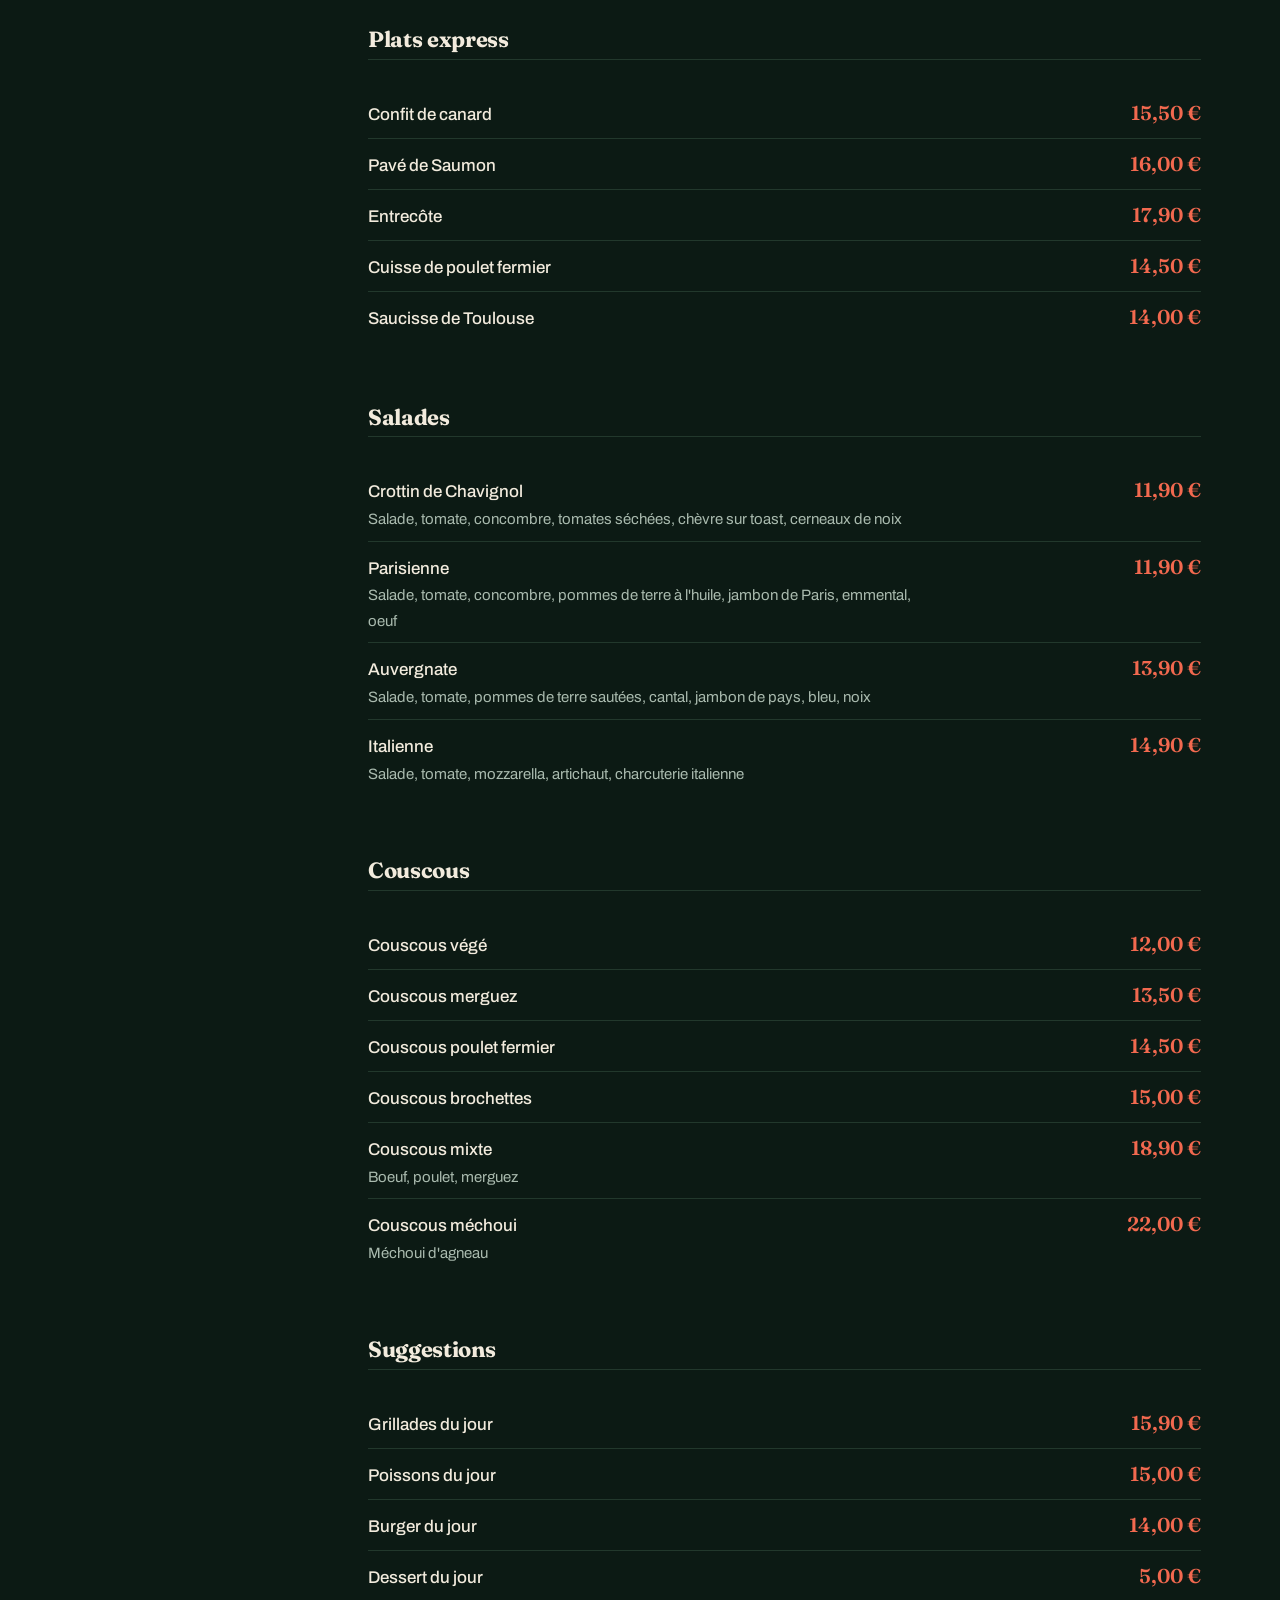
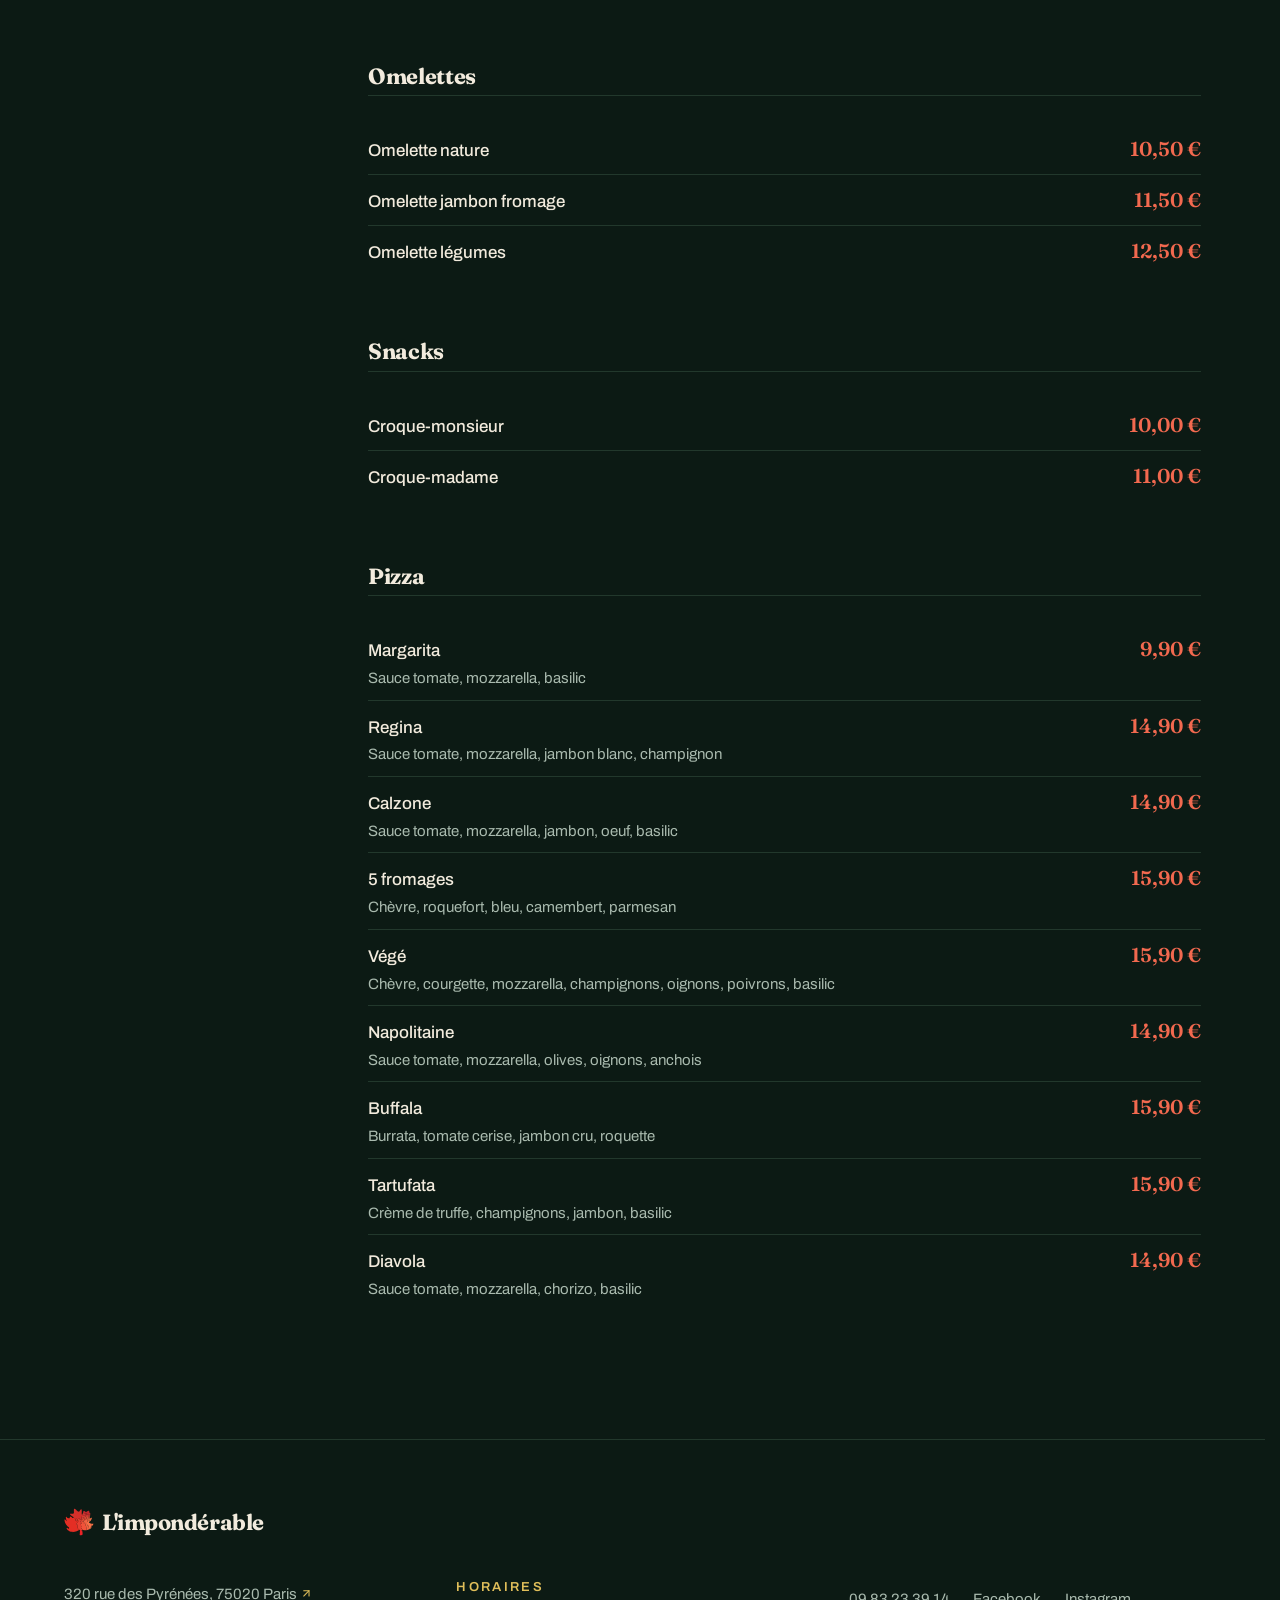
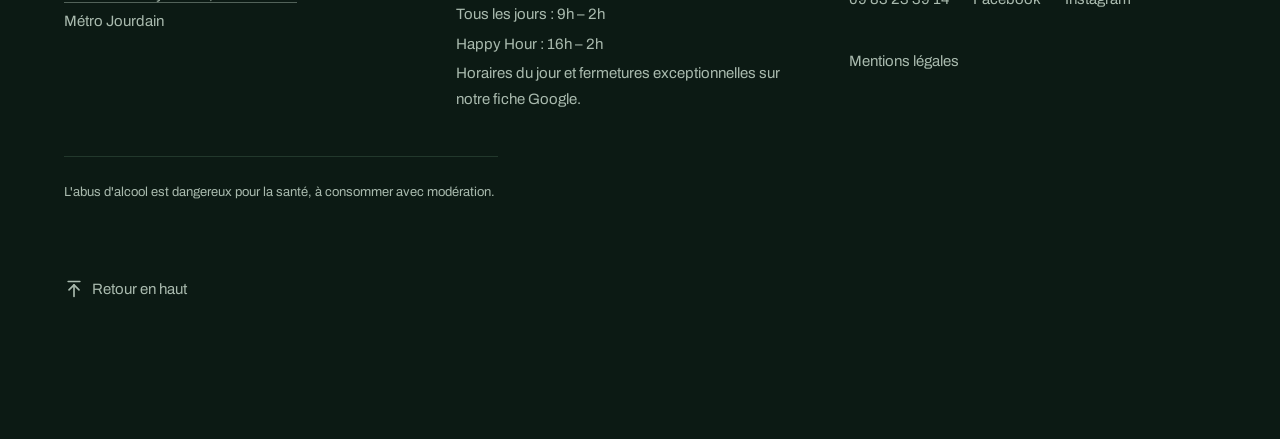
<file: tarifs.html>
<!DOCTYPE html>
<html lang="fr">
<head>
    <meta charset="UTF-8">
    <meta name="viewport" content="width=device-width, initial-scale=1.0">
    <meta name="theme-color" content="#E6DFD1">
    <title data-i18n="titre_page_carte">Carte et Happy Hour — L'impondérable, bar à Paris 20e</title>
    <meta name="description" content="Bières pression, cocktails, pizzas, couscous et salades : la carte et les tarifs du Happy Hour de L'impondérable, bar restaurant dans le 20e à Paris." data-i18n-content="meta_description_carte">
    <meta property="og:title" content="La carte de L'impondérable, bar restaurant à Paris 20e" data-i18n-content="og_titre_carte">
    <meta property="og:description" content="Bières pression, cocktails, pizzas, couscous et salades : la carte et les tarifs du Happy Hour de L'impondérable, bar restaurant dans le 20e à Paris." data-i18n-content="meta_description_carte">
    <meta property="og:type" content="website">
    <meta property="og:url" content="https://limponderable.fr/tarifs">
    <meta property="og:image" content="https://limponderable.fr/img/partage.jpg">
    <meta property="og:image:width" content="1200">
    <meta property="og:image:height" content="630">
    <meta property="og:locale" content="fr_FR">
    <meta property="og:site_name" content="L'impondérable">
    <meta name="twitter:card" content="summary_large_image">
    <link rel="canonical" href="https://limponderable.fr/tarifs">
    <link rel="icon" href="img/logo.svg" type="image/svg+xml">
    <link rel="icon" href="favicon.ico" sizes="32x32">
    <link rel="apple-touch-icon" href="img/apple-touch-icon.png">
    <!-- Fil d'Ariane (il peut s'afficher sous le titre dans les résultats) et
         rattachement de la carte à l'établissement déclaré sur la page
         d'accueil, via son @id. Le détail des articles n'est pas repris ici :
         il vit dans data/tarifs.json et changerait à chaque mise à jour. -->
    <script type="application/ld+json">
    {
        "@context": "https://schema.org",
        "@graph": [
            {
                "@type": "BreadcrumbList",
                "itemListElement": [
                    { "@type": "ListItem", "position": 1, "name": "Accueil", "item": "https://limponderable.fr/" },
                    { "@type": "ListItem", "position": 2, "name": "Notre carte", "item": "https://limponderable.fr/tarifs" }
                ]
            },
            {
                "@type": "Menu",
                "@id": "https://limponderable.fr/tarifs#carte",
                "name": "Carte de L'impondérable",
                "description": "Bières pression et bouteilles, cocktails, vins, apéritifs, pizzas, couscous, salades et snacks. Tarifs Happy Hour de 16h à 2h.",
                "url": "https://limponderable.fr/tarifs",
                "inLanguage": "fr-FR",
                "provider": { "@id": "https://limponderable.fr/#etablissement" }
            }
        ]
    }
    </script>
    <!-- Les deux polices du premier écran sont demandées avant la feuille de
         style, qui ne les réclamerait qu'une fois analysée. Sur mobile, cela
         retire un aller-retour au moment où Google mesure le chargement.
         crossorigin est obligatoire même en local : une police est toujours
         récupérée en mode anonyme, sans quoi le navigateur la retéléchargerait. -->
    <link rel="preload" href="fonts/fraunces-700.woff2" as="font" type="font/woff2" crossorigin>
    <link rel="preload" href="fonts/archivo-400.woff2" as="font" type="font/woff2" crossorigin>
    <link rel="stylesheet" href="css/style.css">
    <script src="js/jour-nuit.js"></script>
</head>
<body id="top">
    <a class="lien-evitement" href="#contenu" data-i18n="aller_au_contenu">Aller au contenu</a>
    <header>
        <a href="index.html" class="brand"> <img src="img/logo.svg" alt="" class="logo" width="32" height="32">L'impondérable</a>
        <nav id="nav-principale" class="nav-principale" aria-label="Navigation principale" data-i18n-aria-label="nav_principale_aria">
            <ul>
                <li><a href="index.html" data-i18n="nav_accueil">Accueil</a></li>
                <li><a href="tarifs.html" aria-current="page" data-i18n="nav_carte">Notre carte</a></li>
                <li><a href="privatisation.html" data-i18n="nav_privatiser">Privatiser</a></li>
            </ul>
        </nav>
        <div class="header-actions">
            <a href="tel:+33983233914" aria-label="Appeler le bar" data-i18n-aria-label="appeler_aria" class="btn-icon btn-appel">
                <svg xmlns="http://www.w3.org/2000/svg"
                viewBox="0 0 24 24" aria-hidden="true" fill="none" stroke="currentColor" stroke-width="2" stroke-linecap="round" stroke-linejoin="round" class="lucide lucide-phone"><path d="M13.832 16.568a1 1 0 0 0 1.213-.303l.355-.465A2 2 0 0 1 17 15h3a2 2 0 0 1 2 2v3a2 2 0 0 1-2 2A18 18 0 0 1 2 4a2 2 0 0 1 2-2h3a2 2 0 0 1 2 2v3a2 2 0 0 1-.8 1.6l-.468.351a1 1 0 0 0-.292 1.233 14 14 0 0 0 6.392 6.384"/></svg>
            </a>
            <button type="button" id="bouton-menu" class="btn-icon btn-menu" aria-expanded="false" aria-controls="nav-principale" aria-label="Ouvrir le menu" data-i18n-aria-label="menu_ouvrir_aria">
                <svg class="icone-menu-ouvrir lucide lucide-menu" xmlns="http://www.w3.org/2000/svg" viewBox="0 0 24 24" aria-hidden="true" fill="none" stroke="currentColor" stroke-width="2" stroke-linecap="round" stroke-linejoin="round"><path d="M4 6h16"/><path d="M4 12h16"/><path d="M4 18h16"/></svg>
                <svg class="icone-menu-fermer lucide lucide-x" hidden xmlns="http://www.w3.org/2000/svg" viewBox="0 0 24 24" aria-hidden="true" fill="none" stroke="currentColor" stroke-width="2" stroke-linecap="round" stroke-linejoin="round"><path d="M18 6 6 18"/><path d="m6 6 12 12"/></svg>
            </button>
        </div>
    </header>
    <div class="page-carte">
        <nav class="categories-nav" aria-label="Catégories de la carte" data-i18n-aria-label="carte_categories_aria">
            <div class="categories-nav-liste" id="categories-nav"></div>
        </nav>
        <main id="contenu" tabindex="-1">
            <section class="carte-intro">
                <h1 data-i18n="carte_h1">Notre carte</h1>
            </section>

            <section class="carte-happy">
                <h2 id="ardoise-titre" data-i18n="carte_happy_h2">Notre Happy Hour</h2>
                <div id="ardoise"></div>
            </section>

            <section class="carte-section">
                <h2 data-i18n="carte_boissons_h2">Boissons</h2>
                <div id="boissons"></div>
            </section>

            <section class="carte-section">
                <h2 data-i18n="carte_restauration_h2">Restauration</h2>
                <div id="restauration"></div>
            </section>
        </main>
    </div>
    <footer>
        <div class="footer-marque">
            <img src="img/logo.svg" alt="" class="logo" width="32" height="32" loading="lazy" decoding="async">
            <span>L'impondérable</span>
        </div>

        <address>
            <a href="https://www.google.com/maps/dir/?api=1&amp;destination=320+rue+des+Pyr%C3%A9n%C3%A9es+75020+Paris" target="_blank" rel="noopener" class="lien-adresse" aria-label="320 rue des Pyrénées, 75020 Paris : itinéraire sur Google Maps (nouvel onglet)" data-i18n-aria-label="adresse_itineraire_aria">320 rue des Pyrénées, <span class="lien-adresse-fin">75020 Paris<svg xmlns="http://www.w3.org/2000/svg" viewBox="0 0 24 24" aria-hidden="true" fill="none" stroke="currentColor" stroke-width="2" stroke-linecap="round" stroke-linejoin="round" class="lucide lucide-arrow-up-right"><path d="M7 7h10v10"/><path d="M7 17 17 7"/></svg></span></a><br>
            <span data-i18n="hero_metro">Métro Jourdain</span>
        </address>

        <div class="footer-horaires">
            <h2 data-i18n="footer_horaires_titre">Horaires</h2>
            <p data-i18n="footer_horaires_habituels">Tous les jours : 9h – 2h</p>
            <p data-i18n="footer_horaires_happy_hour">Happy Hour : 16h – 2h</p>
            <p>
                <span data-i18n="footer_horaires_note_avant">Horaires du jour et fermetures exceptionnelles sur</span>
                <a href="https://share.google/3GtbogjKdMXxzdB8y" target="_blank" rel="noopener" data-i18n="footer_horaires_lien">notre fiche Google</a>.
            </p>
        </div>

        <ul class="footer-liens">
            <li><a href="tel:+33983233914">09 83 23 39 14</a></li>
            <li><a href="https://www.facebook.com/barlimponderable/" target="_blank" rel="noopener">Facebook</a></li>
            <li><a href="https://www.instagram.com/limponderable2021/" target="_blank" rel="noopener">Instagram</a></li>
            <li><a href="mentions-legales.html" data-i18n="footer_lien_mentions">Mentions légales</a></li>
        </ul>

        <p class="message-sanitaire" lang="fr">
            L'abus d'alcool est dangereux pour la santé, à consommer avec modération.
        </p>

        <p class="retour-haut"><a href="#top"><svg xmlns="http://www.w3.org/2000/svg" viewBox="0 0 24 24" aria-hidden="true" fill="none" stroke="currentColor" stroke-width="2" stroke-linecap="round" stroke-linejoin="round" class="lucide lucide-arrow-up-to-line"><path d="M5 3h14"/><path d="m18 13-6-6-6 6"/><path d="M12 7v14"/></svg><span data-i18n="footer_retour_haut">Retour en haut</span></a></p>
    </footer>
    <aside class="barre-flottante" aria-label="Appel rapide" data-i18n-aria-label="barre_flottante_aria">
        <a href="tel:+33983233914" class="cta">
            <svg xmlns="http://www.w3.org/2000/svg" viewBox="0 0 24 24" aria-hidden="true" fill="none" stroke="currentColor" stroke-width="2" stroke-linecap="round" stroke-linejoin="round" class="lucide lucide-phone"><path d="M13.832 16.568a1 1 0 0 0 1.213-.303l.355-.465A2 2 0 0 1 17 15h3a2 2 0 0 1 2 2v3a2 2 0 0 1-2 2A18 18 0 0 1 2 4a2 2 0 0 1 2-2h3a2 2 0 0 1 2 2v3a2 2 0 0 1-.8 1.6l-.468.351a1 1 0 0 0-.292 1.233 14 14 0 0 0 6.392 6.384"/></svg>
            <span data-i18n="barre_flottante_appeler">Appeler</span>
        </a>
    </aside>
    <script src="js/i18n.js" defer></script>
    <script src="js/app.js" defer></script>
    <script src="js/tarifs.js" defer></script>
</body>
</html>
</file>
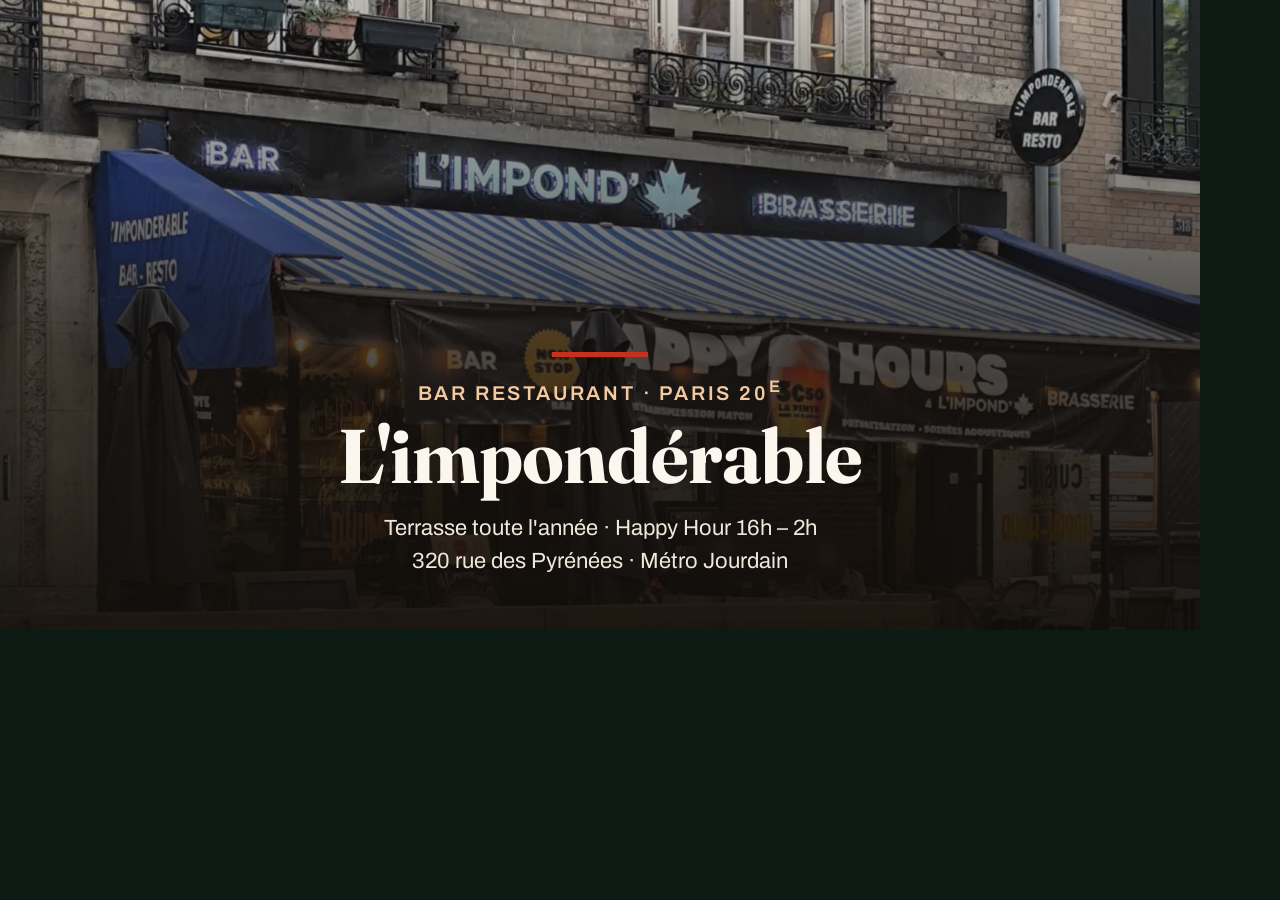
<file: outils/image-partage.html>
<!DOCTYPE html>
<html lang="fr">
<head>
<meta charset="UTF-8">
<title>Gabarit de l'image de partage</title>
<!--
    Gabarit servant à produire img/partage.jpg (l'aperçu affiché quand le lien
    du site est envoyé sur WhatsApp, Facebook, Messenger...). Ne fait pas
    partie du site publié : il est rendu une fois, capturé en 1200x630, et le
    résultat seul est mis en ligne.

    Pour refaire l'image après un changement de photo ou de texte, ouvrir ce
    fichier à exactement 1200x630 et capturer la page.
-->
<style>
    @font-face {
        font-family: "Fraunces";
        src: url("../fonts/fraunces-700.woff2") format("woff2");
        font-weight: 700;
    }
    @font-face {
        font-family: "Archivo";
        src: url("../fonts/archivo-400.woff2") format("woff2");
        font-weight: 400;
    }
    @font-face {
        font-family: "Archivo";
        src: url("../fonts/archivo-600.woff2") format("woff2");
        font-weight: 600;
    }

    * { margin: 0; padding: 0; box-sizing: border-box; }

    body {
        width: 1200px;
        height: 630px;
        overflow: hidden;
        position: relative;
        background-color: #0C1A14;
    }

    .photo {
        position: absolute;
        inset: 0;
        width: 100%;
        height: 100%;
        object-fit: cover;
        /* Photo verticale : cadrage choisi pour garder l'enseigne
           « L'IMPOND' » en haut de l'image et la banderole au-dessus du texte. */
        object-position: center 38%;
    }

    /* Voile dégradé : la photo reste lisible en haut, le texte détaché en bas. */
    .voile {
        position: absolute;
        inset: 0;
        background: linear-gradient(to bottom,
            rgba(18, 14, 10, 0.15) 0%,
            rgba(18, 14, 10, 0.70) 50%,
            rgba(18, 14, 10, 0.94) 100%);
    }

    /* Composition centrée : WhatsApp recadre souvent l'aperçu en carré
       (630 × 630 au centre de l'image). Tout le texte doit tenir dans ce
       carré, sans quoi le début du nom est coupé. */
    .contenu {
        position: absolute;
        left: 300px;
        right: 300px;
        bottom: 52px;
        text-align: center;
    }

    .eyebrow {
        font-family: "Archivo", sans-serif;
        font-weight: 600;
        font-size: 20px;
        letter-spacing: 0.14em;
        text-transform: uppercase;
        color: #F2C9A0;
        margin-bottom: 14px;
    }

    h1 {
        font-family: "Fraunces", Georgia, serif;
        font-weight: 700;
        font-size: 76px;
        line-height: 1;
        letter-spacing: -0.01em;
        color: #FBF6EE;
        margin-bottom: 18px;
    }

    .infos {
        font-family: "Archivo", sans-serif;
        font-size: 22px;
        line-height: 1.5;
        color: #EFE7DA;
    }

    /* Filet d'accent, repris de l'identité du site. */
    .filet {
        width: 96px;
        height: 5px;
        background-color: #C8301E;
        margin: 0 auto 20px;
    }
</style>
</head>
<body>
    <img class="photo" src="../img/devanture.webp" alt="">
    <div class="voile"></div>
    <div class="contenu">
        <div class="filet"></div>
        <p class="eyebrow">Bar restaurant · Paris 20<sup>e</sup></p>
        <h1>L'impondérable</h1>
        <p class="infos">
            Terrasse toute l'année · Happy Hour 16h – 2h<br>
            320 rue des Pyrénées · Métro Jourdain
        </p>
    </div>
</body>
</html>
</file>
<file: css/style.css>
/* ==========================================================================
   L'impondérable — feuille de style unique
   ==========================================================================

   Concept : le site change de matière avec l'heure.
     JOUR  — papier grainé, filets tracés, ombres douces. On a envie de
             toucher. Les photos de plats y sont appétissantes.
     NUIT  — encre profonde, plus aucune bordure : les blocs émergent du fond
             par la lumière. Trois éléments seulement s'allument, écho des
             néons de la vitrine.

   Ce qui NE CHANGE JAMAIS entre les deux modes : la grille, les tailles, les
   positions, les espacements, la typographie. C'est la même page sous une
   autre lumière — c'est ce qui rend le double mode tenable.

   Le mode est posé sur <html data-mode="jour|nuit"> par js/jour-nuit.js.

   Sommaire
     1.  Réglages et palettes
     2.  Base et matière
     3.  Typographie
     4.  Liens, boutons, focus
     5.  En-tête et navigation
     6.  Sélecteurs (langue, mode)
     7.  Premier écran
     8.  Présentation
     9.  Ambiance (zigzag)
     10. Avis
     11. Privatisation
     12. Pied de page
     13. Barre flottante
     14. Apparitions et mouvement
     15. Page de la carte
     16. Formulaire de privatisation
     17. Mentions légales et page introuvable
     18. Invitation au clic
   ========================================================================== */


/* ==========================================================================
   1. Réglages et palettes
   ========================================================================== */

:root {
    /* --- Espacements, sur une seule échelle --- */
    --xs: 0.5rem;
    --sm: 0.875rem;
    --md: 1.5rem;
    --lg: 2.5rem;
    --xl: 4rem;
    --xxl: 6.5rem;

    --conteneur: 1180px;
    --lecture: 62ch;
    --gouttiere: clamp(1.25rem, 5vw, 4rem);
    --cible: 44px;
    --rayon: 4px;
    /* Hauteur des deux barres collantes, calculée plutôt qu'écrite en dur :
       cible tactile + espacements + filet. Sert aux ancres de la carte et au
       menu plein écran, qui doivent se poser juste dessous. */
    --hauteur-entete: calc(var(--cible) + var(--xs) * 2 + 1px);
    --hauteur-nav-categories: calc(var(--cible) + var(--xs) * 2 + 1px);
    --rayon-photo: 6px;

    /* --- Typographie --- */
    --titre: "Fraunces", Georgia, "Times New Roman", serif;
    --police: "Archivo", -apple-system, BlinkMacSystemFont, "Segoe UI", Roboto, Helvetica, Arial, sans-serif;

    /* Le nom du bar est un seul mot, qui ne peut pas passer à la ligne : sa
       taille doit le faire tenir dans l'écran le plus étroit (320 px, gouttières
       comprises). Le mot mesure environ 7 fois la taille de la police. */
    --t-h1: clamp(2.25rem, 12.5vw, 7.5rem);
    --t-h2: clamp(2rem, 5.2vw, 3.75rem);
    /* Titre de page intérieure : la même voix que le premier écran, une
       octave plus bas. --t-h1 reste réservé au nom du bar. */
    --t-h1-page: clamp(2.5rem, 7vw, 5rem);
    --t-h3: clamp(1.375rem, 2.6vw, 1.875rem);
    --t-lead: clamp(1.125rem, 2vw, 1.4375rem);
    --t-corps: 1.0625rem;
    --t-petit: 0.9375rem;
    --t-label: 0.8125rem;

    /* --- JOUR : la matière --- */
    --fond: #E6DFD1;
    --fond-alt: #DDD4C2;
    --fond-carte: #F3EEE4;
    --texte: #1E1913;
    --texte-doux: #625849;
    --ligne: #C4B9A4;
    --ligne-forte: #8C8371;
    --accent: #C8301E;
    --accent-lien: #A8281A;
    /* Ocre assombri : la version plus claire ne tenait pas le contraste
       minimal pour les sur-titres, qui sont petits et en capitales. */
    --accent-doux: #70481E;
    --cta-fond: #C8301E;
    --cta-texte: #FDF6F1;

    --ombre-photo: 0 1px 2px rgba(30, 25, 19, 0.08), 0 10px 28px rgba(30, 25, 19, 0.12);
    --ombre-bloc: 0 1px 2px rgba(30, 25, 19, 0.05), 0 4px 14px rgba(30, 25, 19, 0.06);
    --lueur: none;
    --grain-opacite: 0.05;
    --voile-photo: linear-gradient(to top, rgba(18, 14, 10, 0.92) 0%, rgba(18, 14, 10, 0.78) 45%, rgba(18, 14, 10, 0.66) 65%, rgba(18, 14, 10, 0.12) 90%);
    --photo-filtre: none;

    color-scheme: light;
}

/* --- NUIT : la lumière, dans la famille « bouteille » ---
   Fond vert bouteille très sombre plutôt que bleu nuit, et l'or en accent
   doux : c'est la palette du bar éclairé le soir, pas celle d'un écran. */
:root[data-mode="nuit"] {
    --fond: #0C1A14;
    --fond-alt: #10201A;
    --fond-carte: #16291F;
    --texte: #F2EBDD;
    --texte-doux: #A9BAAE;
    --ligne: #22382C;
    --ligne-forte: #3B5949;
    --accent: #F04B33;
    --accent-lien: #F2694F;
    --accent-doux: #E0BE5A;
    /* Le rouge du bouton reste celui du jour : un rouge plus clair la nuit
       tombait sous le contraste minimal avec son texte. C'est le halo, pas
       la teinte, qui donne l'impression d'allumage. */
    --cta-fond: #C8301E;
    --cta-texte: #FFF6F1;

    /* La nuit, les blocs ne sont plus posés sur le fond : ils en émergent. */
    --ombre-photo: 0 18px 50px rgba(0, 0, 0, 0.6);
    --ombre-bloc: none;
    --lueur: 0 0 34px rgba(240, 75, 51, 0.28);
    --grain-opacite: 0.028;
    --voile-photo: linear-gradient(to top, rgba(4, 12, 8, 0.94) 0%, rgba(4, 12, 8, 0.8) 45%, rgba(4, 12, 8, 0.66) 65%, rgba(4, 12, 8, 0.15) 90%);
    --photo-filtre: contrast(1.08) saturate(1.05) brightness(0.92);

    color-scheme: dark;
}

/* Les transitions de couleur ne vivent que le temps de la bascule : en
   permanence, elles alourdiraient chaque survol et chaque défilement. */
:root.bascule-en-cours,
:root.bascule-en-cours * {
    transition: background-color 0.45s ease, color 0.45s ease,
                border-color 0.45s ease, box-shadow 0.45s ease !important;
}


/* ==========================================================================
   2. Base et matière
   ========================================================================== */

@font-face {
    font-family: "Fraunces";
    src: url("../fonts/fraunces-400.woff2") format("woff2");
    font-weight: 400;
    font-display: swap;
}

@font-face {
    font-family: "Fraunces";
    src: url("../fonts/fraunces-600.woff2") format("woff2");
    font-weight: 600;
    font-display: swap;
}

@font-face {
    font-family: "Fraunces";
    src: url("../fonts/fraunces-700.woff2") format("woff2");
    font-weight: 700;
    font-display: swap;
}

@font-face {
    font-family: "Archivo";
    src: url("../fonts/archivo-400.woff2") format("woff2");
    font-weight: 400;
    font-display: swap;
}

@font-face {
    font-family: "Archivo";
    src: url("../fonts/archivo-500.woff2") format("woff2");
    font-weight: 500;
    font-display: swap;
}

@font-face {
    font-family: "Archivo";
    src: url("../fonts/archivo-600.woff2") format("woff2");
    font-weight: 600;
    font-display: swap;
}

@font-face {
    font-family: "Archivo";
    src: url("../fonts/archivo-700.woff2") format("woff2");
    font-weight: 700;
    font-display: swap;
}

*,
*::before,
*::after {
    box-sizing: border-box;
}

html {
    scroll-behavior: smooth;
    /* Réserve la place de la barre de défilement : sans elle, l'ouverture
       du menu (qui bloque le défilement) décalait les boutons de 15 px. */
    scrollbar-gutter: stable;
}

body {
    margin: 0;
    background-color: var(--fond);
    color: var(--texte);
    font-family: var(--police);
    font-size: var(--t-corps);
    line-height: 1.7;
    -webkit-font-smoothing: antialiased;
    overflow-x: hidden;
}

/* La matière : un grain fin posé sur toute la page. Très présent le jour,
   presque éteint la nuit — de la lumière, on n'attend pas du toucher. */
body::before {
    content: "";
    position: fixed;
    inset: 0;
    z-index: 1;
    pointer-events: none;
    opacity: var(--grain-opacite);
    /* Texture précalculée (img/grain.webp, 14 Ko). C'était un filtre SVG
       feTurbulence recalculé à chaque chargement : il retardait le premier
       affichage d'environ une seconde. Pour la régénérer, capturer en
       180 × 180, fond transparent, ce SVG : fractalNoise, baseFrequency 0.85,
       numOctaves 3, stitchTiles stitch. */
    background-image: url("../img/grain.webp");
}

/* La nuit, une lueur très diffuse en haut de page : la pièce est éclairée
   par quelque chose hors champ, dans l'ambre d'une lampe. */
:root[data-mode="nuit"] body::after {
    content: "";
    position: fixed;
    top: -30vh;
    left: 50%;
    width: 120vw;
    height: 70vh;
    transform: translateX(-50%);
    z-index: 0;
    pointer-events: none;
    background: radial-gradient(ellipse at center, rgba(224, 190, 90, 0.08) 0%, transparent 65%);
}

img {
    max-width: 100%;
    display: block;
}

/* Les règles de display posées plus bas prennent le pas sur la règle par
   défaut du navigateur : sans ceci, l'icône de fermeture du menu, marquée
   hidden dans le HTML, s'afficherait en même temps que celle d'ouverture. */
[hidden] {
    display: none !important;
}

.lucide {
    width: 20px;
    height: 20px;
    flex-shrink: 0;
}

main {
    position: relative;
    z-index: 2;
}


/* ==========================================================================
   3. Typographie
   ========================================================================== */

h1, h2, h3 {
    font-family: var(--titre);
    font-weight: 700;
    line-height: 1.02;
    letter-spacing: -0.02em;
    text-wrap: balance;
    margin: 0;
}

h1 {
    font-size: var(--t-h1);
    line-height: 0.92;
    letter-spacing: -0.035em;
}

h2 {
    font-size: var(--t-h2);
}

h3 {
    font-size: var(--t-h3);
    letter-spacing: -0.015em;
}

p {
    margin: 0 0 var(--md);
    max-width: var(--lecture);
}

/* L'étiquette qui coiffe chaque section : petite, espacée, en capitales.
   C'est le seul endroit où l'on utilise les capitales — les titres, eux,
   restent en bas-de-casse pour laisser respirer le serif. */
.eyebrow {
    display: block;
    font-family: var(--police);
    font-size: var(--t-label);
    font-weight: 600;
    letter-spacing: 0.18em;
    text-transform: uppercase;
    color: var(--accent-doux);
    margin: 0 0 var(--sm);
    max-width: none;
}

.lead {
    font-size: var(--t-lead);
    line-height: 1.55;
}

/* La colonne de contenu est obtenue par le padding, pas en centrant chaque
   enfant : centrer les enfants leur ferait perdre leur alignement à gauche
   dès qu'ils ont eux-mêmes une largeur maximale (un titre sur 16 caractères,
   par exemple, se retrouverait au milieu). */
main > section {
    position: relative;
    padding-block: var(--xxl);
    padding-inline: max(var(--gouttiere), calc((100% - var(--conteneur)) / 2));
}


/* ==========================================================================
   4. Liens, boutons, focus
   ========================================================================== */

a {
    color: var(--accent-lien);
    text-decoration: none;
}

/* Le filet se trace au survol, au lieu d'apparaître d'un coup. */
main a:not(.cta):not(.cta-secondaire):not(.card-lien),
footer a {
    background-image: linear-gradient(currentColor, currentColor);
    background-size: 0% 1px;
    background-position: 0 100%;
    background-repeat: no-repeat;
    transition: background-size 0.3s ease;
}

main a:not(.cta):not(.cta-secondaire):hover,
footer a:hover {
    background-size: 100% 1px;
}

button {
    cursor: pointer;
    font: inherit;
}

button:disabled {
    cursor: progress;
    opacity: 0.75;
}

:focus-visible {
    outline: 3px solid var(--accent);
    outline-offset: 3px;
}

.cta,
.cta-secondaire {
    display: inline-flex;
    align-items: center;
    justify-content: center;
    gap: var(--xs);
    min-height: 52px;
    padding: var(--sm) var(--lg);
    border-radius: var(--rayon);
    font-family: var(--police);
    font-size: 1rem;
    font-weight: 600;
    letter-spacing: 0.06em;
    text-transform: uppercase;
    text-align: center;
    transition: transform 0.25s ease, box-shadow 0.25s ease, background-color 0.25s ease;
}

.cta {
    background-color: var(--cta-fond);
    color: var(--cta-texte);
    box-shadow: var(--lueur);
}

.cta:hover {
    transform: translateY(-2px);
    box-shadow: var(--lueur), 0 10px 24px rgba(0, 0, 0, 0.22);
}

.cta-secondaire {
    border: 1.5px solid var(--ligne-forte);
    color: var(--texte);
}

.cta-secondaire:hover {
    border-color: var(--accent);
    color: var(--accent-lien);
    transform: translateY(-2px);
}

.lien-evitement {
    position: absolute;
    top: -100px;
    left: var(--sm);
    z-index: 60;
    padding: var(--sm) var(--md);
    background-color: var(--cta-fond);
    color: var(--cta-texte);
    border-radius: var(--rayon);
    font-weight: 600;
}

.lien-evitement:focus {
    top: var(--sm);
}

#contenu:focus {
    outline: none;
}

.center-icon {
    display: inline-flex;
    align-items: center;
    justify-content: center;
    flex-shrink: 0;
}


/* ==========================================================================
   5. En-tête et navigation
   ========================================================================== */

header {
    position: sticky;
    top: 0;
    z-index: 40;
    display: flex;
    align-items: center;
    justify-content: space-between;
    gap: var(--md);
    padding: var(--xs) var(--gouttiere);
    border-bottom: 1px solid transparent;
    transition: border-color 0.3s ease;
}

header::before {
    content: "";
    position: absolute;
    inset: 0;
    z-index: -1;
    background-color: color-mix(in srgb, var(--fond) 82%, transparent);
    -webkit-backdrop-filter: blur(14px) saturate(1.4);
    backdrop-filter: blur(14px) saturate(1.4);
}

.brand {
    display: flex;
    align-items: center;
    gap: var(--xs);
    min-height: var(--cible);
    color: var(--texte);
    font-family: var(--titre);
    font-size: 1.375rem;
    font-weight: 700;
    letter-spacing: -0.02em;
}

.brand:hover .logo {
    transform: rotate(-8deg) scale(1.08);
}

.logo {
    width: 30px;
    height: 30px;
    transition: transform 0.35s cubic-bezier(0.34, 1.56, 0.64, 1);
}

.iconlogo {
    width: 20px;
    height: 20px;
}

.header-actions {
    display: flex;
    align-items: center;
    gap: var(--xs);
}

.btn-icon {
    display: inline-flex;
    align-items: center;
    justify-content: center;
    min-width: var(--cible);
    min-height: var(--cible);
    border: 1px solid var(--ligne);
    border-radius: var(--rayon);
    background-color: transparent;
    color: var(--accent-lien);
    transition: border-color 0.2s ease, color 0.2s ease, background-color 0.2s ease;
}

.btn-icon:hover {
    border-color: var(--accent);
    background-color: color-mix(in srgb, var(--accent) 10%, transparent);
}

/* Panneau plein écran du menu, masqué tant qu'il n'est pas ouvert */
.nav-principale {
    display: none;
    position: fixed;
    top: var(--hauteur-entete);
    right: 0;
    bottom: 0;
    left: 0;
    z-index: 45;
    overflow-y: auto;
    background-color: var(--fond);
}

.nav-principale.est-ouvert {
    display: block;
}

.nav-principale ul {
    display: flex;
    flex-direction: column;
    gap: var(--xs);
    margin: 0;
    padding: var(--lg) var(--gouttiere);
    list-style: none;
}

.nav-principale a {
    display: flex;
    align-items: center;
    min-height: var(--cible);
    color: var(--texte);
    font-family: var(--titre);
    font-size: 1.75rem;
    font-weight: 600;
    letter-spacing: -0.02em;
}

.nav-principale a:hover,
.nav-principale a[aria-current="page"] {
    color: var(--accent-lien);
}

body.menu-ouvert {
    overflow: hidden;
}


/* ==========================================================================
   6. Sélecteurs (langue, mode jour/nuit)
   ========================================================================== */

.selecteur-langue-item,
.selecteur-mode-item {
    border-top: 1px solid var(--ligne);
    margin-top: var(--sm);
    padding-top: var(--sm);
}

.selecteur-langue {
    display: flex;
    gap: var(--xs);
}

.selecteur-langue-bouton {
    display: inline-flex;
    align-items: center;
    justify-content: center;
    min-width: var(--cible);
    min-height: var(--cible);
    padding: 0 var(--sm);
    background-color: transparent;
    border: 1px solid var(--ligne);
    border-radius: 999px;
    color: var(--texte-doux);
    font-family: var(--police);
    font-size: var(--t-label);
    font-weight: 600;
    letter-spacing: 0.06em;
    transition: background-color 0.2s ease, color 0.2s ease, border-color 0.2s ease;
}

.selecteur-langue-bouton:hover {
    border-color: var(--accent);
    color: var(--texte);
}

.selecteur-langue-bouton[aria-pressed="true"] {
    background-color: var(--accent);
    border-color: var(--accent);
    color: var(--cta-texte);
}

.selecteur-mode {
    display: inline-flex;
    align-items: center;
    justify-content: center;
    min-width: var(--cible);
    min-height: var(--cible);
    background-color: transparent;
    border: 1px solid var(--ligne);
    border-radius: 999px;
    color: var(--accent-doux);
    transition: border-color 0.2s ease, color 0.2s ease, transform 0.35s ease;
}

.selecteur-mode:hover {
    border-color: var(--accent);
    transform: rotate(18deg);
}


/* ==========================================================================
   7. Premier écran
   ========================================================================== */

.hero {
    display: grid;
    /* minmax(0, 1fr) et non 1fr : une colonne 1fr s'élargit jusqu'au contenu
       le plus large qu'elle ne peut pas couper. Ici, la photo et le titre
       poussaient le bloc au-delà de l'écran sur les téléphones étroits. */
    grid-template-columns: minmax(0, 1fr);
    min-height: clamp(540px, 84vh, 880px);
    padding: 0 !important;
    isolation: isolate;
}


.hero-media {
    grid-area: 1 / 1;
    overflow: hidden;
    position: relative;
}

/* Sortie du flux : sinon la photo impose sa propre hauteur (largeur × ratio)
   et le premier écran dépasse le min-height prévu sur grand écran. */
.hero-media img {
    position: absolute;
    inset: 0;
    width: 100%;
    height: 100%;
    object-fit: cover;
    /* Photo verticale : sur écran large, seule une bande horizontale est
       visible. Centrée, elle va de l'enseigne « L'IMPOND' » à la terrasse. */
    object-position: center 50%;
    filter: var(--photo-filtre);
}

/* Le voile fait tenir le texte par-dessus la photo, dans les deux modes. */
.hero-media::after {
    content: "";
    position: absolute;
    inset: 0;
    background: var(--voile-photo);
}

.hero-content {
    grid-area: 1 / 1;
    align-self: end;
    z-index: 2;
    width: 100%;
    max-width: var(--conteneur);
    margin-inline: auto;
    padding: var(--xl) var(--gouttiere) var(--lg);
}

/* Le premier écran garde sa couleur claire même en mode jour : le texte est
   posé sur une photo sombre, pas sur le papier. */
.hero-content .eyebrow {
    color: #F2C9A0;
}

/* Le texte du premier écran peut croiser les lettrages clairs de la
   vitrine : une ombre douce garantit sa lisibilité là où le voile seul
   ne suffit pas. */
.hero-content .eyebrow,
.hero .info {
    text-shadow: 0 1px 2px rgba(0, 0, 0, 0.55), 0 0 14px rgba(0, 0, 0, 0.45);
}

.hero-content h1 {
    color: #FBF6EE;
    margin-bottom: var(--lg);
}

.hero .info {
    display: flex;
    align-items: flex-start;
    gap: var(--sm);
    color: #EFE7DA;
}

.hero .info .center-icon {
    color: #F2C9A0;
    padding-top: 3px;
}

.hero .info-text p {
    margin: 0;
    font-weight: 600;
}

.hero .info-text > span {
    display: block;
    font-size: var(--t-petit);
    color: #C5BCAE;
}

/* L'adresse ouvre l'itinéraire dans Google Maps. Sur téléphone il n'y a
   pas de survol : le souligné et la flèche restent donc visibles en
   permanence, ce sont eux qui disent « cliquable ». */
.lien-adresse {
    color: inherit;
    text-decoration: underline;
    text-decoration-thickness: 1px;
    text-underline-offset: 0.22em;
    text-decoration-color: color-mix(in srgb, currentColor 45%, transparent);
    transition: text-decoration-color 0.2s ease;
}

.lien-adresse:hover,
.lien-adresse:focus-visible {
    text-decoration-color: currentColor;
}

/* La flèche ne doit jamais partir seule à la ligne. */
.lien-adresse-fin {
    white-space: nowrap;
}

.lien-adresse svg {
    display: inline-block;
    width: 0.85em;
    height: 0.85em;
    margin-left: 0.2em;
    vertical-align: -0.05em;
    color: var(--accent-doux);
}

.hero .lien-adresse svg {
    color: #F2C9A0;
}

.hero .cta {
    margin-top: var(--md);
}


/* ==========================================================================
   8. Présentation
   ========================================================================== */

.story {
    background-color: var(--fond-alt);
}

.eyebrow-row {
    display: flex;
    align-items: center;
    gap: var(--xs);
    margin-bottom: var(--xs);
}

.eyebrow-row .eyebrow {
    margin-bottom: 0;
}

.story h2 {
    max-width: 16ch;
    margin-bottom: var(--lg);
}

.story .lead {
    max-width: var(--lecture);
}

.story .lead strong {
    font-family: var(--titre);
    font-weight: 600;
    color: var(--accent-lien);
}

/* Mise en exergue par un filet à gauche, pas par une boîte de plus. */
.text-important {
    padding-left: var(--md);
    border-left: 3px solid var(--accent);
    font-size: var(--t-lead);
    line-height: 1.5;
    color: var(--texte);
}

.tags {
    display: flex;
    flex-wrap: wrap;
    gap: var(--sm);
    margin-top: var(--lg);
}

.tag {
    display: inline-flex;
    align-items: center;
    gap: var(--xs);
    padding: var(--xs) var(--md);
    border: 1px solid var(--ligne);
    border-radius: 999px;
    color: var(--texte);
}

.tag .center-icon,
.tag > svg {
    color: var(--accent-doux);
}

.tag p {
    margin: 0;
    font-size: var(--t-petit);
    font-weight: 500;
    max-width: none;
}


/* ==========================================================================
   9. Ambiance — c'est ici que la page sort du rang
   ========================================================================== */

.ambiance {
    display: grid;
    gap: var(--xl);
}

.ambiance-header {
    display: flex;
    align-items: flex-end;
    justify-content: space-between;
    gap: var(--md);
    padding-bottom: var(--md);
    border-bottom: 1px solid var(--ligne);
}

.ambiance-title h2 {
    max-width: 12ch;
}

.card {
    display: grid;
    gap: var(--md);
}

.card-media {
    position: relative;
    aspect-ratio: 4 / 3;
    overflow: hidden;
    border-radius: var(--rayon-photo);
    background-color: var(--fond-carte);
    box-shadow: var(--ombre-photo);
}

.card-media img {
    display: block;
    width: 100%;
    height: 100%;
    object-fit: cover;
    filter: var(--photo-filtre);
    transition: transform 0.7s cubic-bezier(0.22, 1, 0.36, 1);
}

.card:hover .card-media img {
    transform: scale(1.04);
}

/* Emplacement encore sans photo : une trame discrète plutôt qu'un trou. */
.card-media:not(:has(img)) {
    background-image: repeating-linear-gradient(
        135deg,
        var(--fond-carte),
        var(--fond-carte) 10px,
        var(--fond-alt) 10px,
        var(--fond-alt) 20px
    );
}

.card-media:not(:has(img))::after {
    content: "Photo à venir";
    position: absolute;
    inset: 0;
    display: flex;
    align-items: center;
    justify-content: center;
    color: var(--texte-doux);
    font-size: var(--t-petit);
}

.tag-picture {
    position: absolute;
    top: var(--sm);
    left: var(--sm);
    z-index: 2;
    padding: 0.3rem 0.75rem;
    background-color: var(--cta-fond);
    color: var(--cta-texte);
    border-radius: 999px;
    font-size: var(--t-label);
    font-weight: 600;
    letter-spacing: 0.06em;
    text-transform: uppercase;
    box-shadow: var(--lueur);
}

/* Signale une image qui n'est pas une photo du lieu (générée par IA) :
   lisible si on la cherche, sans concurrencer l'étiquette principale. */
.mention-illustration {
    position: absolute;
    right: var(--xs);
    bottom: var(--xs);
    z-index: 2;
    padding: 0.1rem 0.4rem;
    background-color: rgba(0, 0, 0, 0.45);
    color: rgba(255, 255, 255, 0.85);
    border-radius: 3px;
    font-size: 0.6875rem;
    letter-spacing: 0.02em;
}

.card-body {
    align-self: center;
}

/* Le nom du plat porte la section : il doit peser autant que la photo, sinon
   la colonne de texte flotte dans le vide à côté d'une grande image. */
.card-body h3 {
    font-size: clamp(1.875rem, 3.6vw, 3rem);
    margin-bottom: var(--sm);
}

/* Le prix est une donnée : chiffres alignés, jamais de chasse variable.
   Le filet au-dessus lui donne une assise, comme une ligne de tableau. */
.card-prix,
.card-body > span {
    display: block;
    padding-top: var(--sm);
    border-top: 1px solid var(--ligne);
    font-size: var(--t-lead);
    color: var(--texte-doux);
    font-variant-numeric: tabular-nums;
}

.card-prix-libelle {
    font-size: var(--t-petit);
    color: var(--texte-doux);
}

.card-prix-valeur {
    margin-left: 0.35em;
    color: var(--accent-lien);
    font-weight: 700;
}


/* ==========================================================================
   10. Avis
   ========================================================================== */

.avis h2 {
    max-width: 14ch;
    margin-bottom: var(--md);
}

.avis-note {
    display: flex;
    align-items: center;
    gap: var(--sm);
    margin-bottom: var(--lg);
}

.avis-etoiles {
    color: var(--accent);
    font-size: 1.25rem;
    letter-spacing: 0.08em;
}

.avis-note p {
    margin: 0;
    font-weight: 600;
    font-variant-numeric: tabular-nums;
}

.avis-note p span:last-child {
    color: var(--texte-doux);
    font-weight: 400;
}

.avis-liste {
    display: grid;
    gap: var(--md);
    margin-bottom: var(--lg);
}

/* Les avis ne sont pas des cartes : un filet et un guillemet suffisent. */
.avis-carte {
    position: relative;
    margin: 0;
    padding: var(--md) 0 0 var(--md);
    border-top: 1px solid var(--ligne);
}

.avis-carte::before {
    content: "\201C";
    position: absolute;
    top: 0.35em;
    left: -0.06em;
    font-family: var(--titre);
    font-size: 3.5rem;
    line-height: 1;
    color: var(--accent);
    opacity: 0.55;
}

.avis-carte p {
    margin-bottom: var(--sm);
    font-size: var(--t-petit);
    line-height: 1.65;
}

.avis-carte cite {
    font-style: normal;
    font-size: var(--t-label);
    font-weight: 600;
    letter-spacing: 0.08em;
    text-transform: uppercase;
    color: var(--texte-doux);
}


/* ==========================================================================
   11. Privatisation
   ========================================================================== */

.privatisation {
    background-color: var(--fond-alt);
}

.privatisation h2 {
    max-width: 14ch;
    margin-bottom: var(--md);
}

.privatisation-reperes {
    display: grid;
    gap: var(--sm);
    margin: var(--lg) 0 0;
    padding: 0;
    list-style: none;
}

.privatisation-reperes li {
    display: grid;
    grid-template-columns: auto 1fr;
    gap: var(--sm);
    align-items: start;
    padding: var(--md);
    background-color: var(--fond-carte);
    border: 1px solid var(--ligne);
    border-radius: var(--rayon);
    box-shadow: var(--ombre-bloc);
}

.privatisation-reperes .center-icon {
    color: var(--accent-doux);
    padding-top: 2px;
}

/* L'offre commerciale : la seule tuile qui s'allume la nuit. */
.repere-offre {
    border-color: var(--accent) !important;
    background-color: color-mix(in srgb, var(--accent) 10%, var(--fond-carte)) !important;
    box-shadow: var(--lueur) !important;
}

.repere-offre .center-icon {
    color: var(--accent) !important;
}

.repere-offre span {
    font-weight: 600;
}

.actions {
    display: flex;
    flex-wrap: wrap;
    gap: var(--sm);
    margin-top: var(--lg);
}


/* ==========================================================================
   12. Pied de page
   ========================================================================== */

footer {
    position: relative;
    z-index: 2;
    display: grid;
    gap: var(--lg);
    padding-block: var(--xl) var(--xxl);
    padding-inline: max(var(--gouttiere), calc((100% - var(--conteneur)) / 2));
    border-top: 1px solid var(--ligne);
    color: var(--texte-doux);
    font-size: var(--t-petit);
}

.footer-marque {
    display: flex;
    align-items: center;
    gap: var(--xs);
    color: var(--texte);
    font-family: var(--titre);
    font-size: 1.375rem;
    font-weight: 700;
    letter-spacing: -0.02em;
}

footer address {
    font-style: normal;
    line-height: 1.8;
}

.footer-horaires h2 {
    font-size: var(--t-label);
    font-family: var(--police);
    font-weight: 600;
    letter-spacing: 0.18em;
    text-transform: uppercase;
    color: var(--accent-doux);
    margin-bottom: var(--xs);
}

.footer-horaires p {
    margin-bottom: 0.25rem;
}

.footer-liens {
    display: flex;
    flex-wrap: wrap;
    gap: var(--md);
    margin: 0;
    padding: 0;
    list-style: none;
}

footer a {
    color: var(--texte-doux);
}

/* Cible tactile d'au moins 24 px de haut (WCAG 2.5.8) : le texte seul
   n'en faisait que 16, trop juste au doigt entre deux liens voisins. */
.footer-liens a {
    display: inline-block;
    padding-block: 0.375rem;
}

footer a:hover {
    color: var(--accent-lien);
}

.message-sanitaire {
    padding-top: var(--md);
    border-top: 1px solid var(--ligne);
    font-size: var(--t-label);
}

.retour-haut a {
    display: inline-flex;
    align-items: center;
    gap: var(--xs);
    min-height: var(--cible);
}


/* ==========================================================================
   13. Barre flottante (mobile)
   ========================================================================== */

.barre-flottante {
    position: fixed;
    left: 0;
    right: 0;
    bottom: 0;
    z-index: 35;
    padding: var(--sm) var(--gouttiere);
    padding-bottom: calc(var(--sm) + env(safe-area-inset-bottom, 0px));
    background-color: color-mix(in srgb, var(--fond) 88%, transparent);
    -webkit-backdrop-filter: blur(14px);
    backdrop-filter: blur(14px);
    border-top: 1px solid var(--ligne);
}

.barre-flottante .cta {
    width: 100%;
}

body.menu-ouvert .barre-flottante {
    display: none;
}

footer:has(~ .barre-flottante) {
    padding-bottom: calc(var(--xxl) + 76px);
}


/* ==========================================================================
   14. Apparitions et mouvement
   ========================================================================== */

/* Posé par js/app.js : l'état masqué vit en CSS, mais n'est appliqué que si
   le script tourne — sans lui, tout reste visible. */
.section-en-attente {
    opacity: 0;
    transform: translateY(32px);
}

.section-visible {
    opacity: 1;
    transform: none;
    transition: opacity 0.8s cubic-bezier(0.22, 1, 0.36, 1),
                transform 0.8s cubic-bezier(0.22, 1, 0.36, 1);
}

/* Profondeur au défilement : la valeur est posée par js/animations.js,
   qui la laisse à 0 si le visiteur demande des animations réduites. */
.parallaxe {
    will-change: transform;
    transform: translate3d(0, var(--decalage, 0), 0);
}

@media (prefers-reduced-motion: reduce) {
    html {
        scroll-behavior: auto;
    }

    *,
    *::before,
    *::after {
        transition-duration: 0.01ms !important;
        animation-duration: 0.01ms !important;
    }

    .section-en-attente {
        opacity: 1;
        transform: none;
    }

    .parallaxe {
        transform: none !important;
    }
}


/* ==========================================================================
   Point de rupture : 768px
   ========================================================================== */

@media (min-width: 768px) {
    header {
        padding-inline: var(--gouttiere);
    }

    .hero-content {
        padding-bottom: var(--xl);
    }

    /* Les deux repères du premier écran passent côte à côte. */
    .hero .info {
        display: inline-flex;
        margin-right: var(--xl);
    }

    /* Le zigzag : photo à gauche, texte à droite, puis l'inverse. */
    .card {
        grid-template-columns: 1.25fr 1fr;
        gap: var(--xl);
        align-items: center;
    }

    .card:nth-child(odd) .card-media {
        order: 2;
    }

    .card:nth-child(odd) .card-body {
        order: 1;
        text-align: right;
    }

    .avis-liste {
        grid-template-columns: repeat(3, 1fr);
        gap: var(--lg);
    }

    .privatisation-reperes {
        grid-template-columns: repeat(2, 1fr);
        gap: var(--md);
    }

    .repere-offre {
        grid-column: 1 / -1;
    }

    .barre-flottante {
        display: none;
    }

    footer:has(~ .barre-flottante) {
        padding-bottom: var(--xxl);
    }

    footer {
        grid-template-columns: repeat(3, 1fr);
        align-items: start;
    }

    .footer-marque,
    .message-sanitaire,
    .retour-haut {
        grid-column: 1 / -1;
    }
}


/* L'en-tête a son propre point de rupture, plus large que celui de la page :
   logo, trois liens, sélecteur de langue, bouton jour/nuit et téléphone ne
   tiennent sur une ligne qu'à partir de 1024 px (mesuré, en français comme en
   anglais). En dessous — tablettes en portrait, petits portables — le menu
   reste replié derrière le bouton, comme sur téléphone. Le seuil est repris
   dans js/app.js, qui referme le menu quand on franchit cette largeur. */
@media (min-width: 1024px) {
    .btn-menu {
        display: none;
    }

    .nav-principale {
        display: block;
        position: static;
        overflow: visible;
        background-color: transparent;
        z-index: auto;
    }

    .nav-principale ul {
        flex-direction: row;
        align-items: center;
        gap: var(--md);
        padding: 0;
    }

    .nav-principale a {
        min-height: auto;
        padding: var(--xs) 0;
        font-family: var(--police);
        font-size: var(--t-petit);
        font-weight: 600;
        letter-spacing: 0.1em;
        text-transform: uppercase;
    }

    .selecteur-langue-item,
    .selecteur-mode-item {
        border-top: 0;
        margin-top: 0;
        padding-top: 0;
        margin-left: var(--xs);
        padding-left: var(--sm);
        border-left: 1px solid var(--ligne);
    }

    .header-actions {
        margin-left: auto;
    }
}


@media (min-width: 1100px) {
    /* La photo du premier écran déborde légèrement de la colonne de texte :
       c'est ce décalage qui casse l'impression de gabarit. */
    .story h2 {
        font-size: clamp(2.5rem, 4.5vw, 4rem);
    }

    .ambiance {
        gap: var(--xxl);
    }
}


/* ==========================================================================
   15. Page de la carte — contenu construit par js/tarifs.js
   ========================================================================== */

/* Sur téléphone, les catégories forment une bande collante sous l'en-tête ;
   au-delà de 768px elles deviennent une colonne latérale (voir plus bas). */
.categories-nav {
    position: sticky;
    top: var(--hauteur-entete);
    z-index: 9;
    background-color: color-mix(in srgb, var(--fond) 88%, transparent);
    -webkit-backdrop-filter: blur(14px);
    backdrop-filter: blur(14px);
    border-bottom: 1px solid var(--ligne);
}

/* Dégradé de sortie : signale qu'il reste des puces hors champ, sans gêner
   le toucher. */
.categories-nav::after {
    content: "";
    position: absolute;
    top: 0;
    right: 0;
    bottom: 0;
    width: 32px;
    background: linear-gradient(to right, transparent, var(--fond));
    pointer-events: none;
}

.categories-nav-liste {
    display: flex;
    gap: var(--xs);
    padding: var(--xs) var(--gouttiere);
    overflow-x: auto;
    scroll-snap-type: x proximity;
}

.categories-nav-lien {
    display: inline-flex;
    align-items: center;
    justify-content: center;
    flex-shrink: 0;
    min-height: var(--cible);
    padding: 0 var(--md);
    background-color: var(--fond-carte);
    border: 1px solid var(--ligne);
    border-radius: 999px;
    color: var(--texte-doux);
    font-size: var(--t-petit);
    font-weight: 600;
    letter-spacing: 0.04em;
    white-space: nowrap;
    scroll-snap-align: start;
    transition: background-color 0.2s ease, color 0.2s ease, border-color 0.2s ease;
}

.categories-nav-lien:hover {
    border-color: var(--accent);
    color: var(--texte);
}

/* Catégorie en cours de lecture, posée par le scrollspy de js/tarifs.js.
   La paire --cta-fond / --cta-texte est la seule dont le contraste est
   garanti dans les deux modes : une puce pleine en --accent portant le fond
   de page en texte passerait sous le seuil. */
.categories-nav-lien.est-actif {
    background-color: var(--cta-fond);
    border-color: var(--cta-fond);
    color: var(--cta-texte);
}

/* Repère de rubrique : seule la colonne latérale du bureau a la place de
   l'afficher sans nuire à la bande défilante du téléphone. */
.categories-nav-rubrique {
    display: none;
}

/* Les cibles des puces ne doivent atterrir ni sous l'en-tête ni sous la bande. */
#ardoise-titre,
.tarifs-categorie-titre,
.tarifs-groupe {
    scroll-margin-top: calc(var(--hauteur-entete) + var(--hauteur-nav-categories) + var(--sm));
}

/* Le titre de la page coiffe directement la première rubrique : l'espace
   complet d'une section l'en éloignerait. */
.carte-intro {
    padding-bottom: 0;
}

.carte-intro h1 {
    font-size: var(--t-h1-page);
}

/* Les rubriques s'enchaînent : l'espace complet d'une section les séparerait
   plus qu'il ne les lierait. */
.carte-happy,
.carte-section {
    padding-block: var(--lg) var(--xl);
}

/* L'ardoise est la seule chose qui change d'une semaine à l'autre : elle se
   détache sur sa propre matière. */
.carte-happy {
    background-color: var(--fond-alt);
}

/* Les rubriques sont des repères de chapitre, pas des titres de page : elles
   restent nettement sous le « Notre carte » qui les coiffe toutes. */
.carte-happy > h2,
.carte-section > h2 {
    font-size: clamp(1.75rem, 3.4vw, 2.75rem);
    margin-bottom: var(--lg);
}

/* Intertitre coiffant plusieurs catégories (les vins, par exemple) : il doit
   peser plus que les titres qu'il rassemble pour que le rang se lise. Le
   filet au-dessus fait office de changement de chapitre. */
.tarifs-groupe {
    margin: var(--xl) 0 var(--md);
    padding-top: var(--sm);
    border-top: 2px solid var(--accent);
}

.tarifs-groupe:first-child {
    margin-top: 0;
}

.tarifs-categorie {
    margin-bottom: var(--lg);
}

.tarifs-categorie-titre {
    font-size: 1.375rem;
    padding-bottom: var(--xs);
    margin-bottom: var(--sm);
    border-bottom: 1px solid var(--ligne);
}

/* --- Catégories repliables (téléphone) -------------------------------
   La carte complète dépasse vingt écrans sur mobile : chaque catégorie se
   déplie au toucher, la première de chaque rubrique restant ouverte.
   L'ouverture est pilotée par js/tarifs.js, qui rouvre tout au-delà de
   768px ; ici on ne s'occupe que de l'apparence. */

summary.tarifs-categorie-resume {
    display: flex;
    align-items: center;
    justify-content: space-between;
    gap: var(--sm);
    min-height: var(--cible);
    cursor: pointer;
    /* Retire la flèche native, remplacée par le chevron ci-dessous. */
    list-style: none;
}

summary.tarifs-categorie-resume::-webkit-details-marker {
    display: none;
}

/* Le titre porte le filet de séparation : il doit occuper toute la largeur
   du résumé pour que le trait aille d'un bord à l'autre. */
summary.tarifs-categorie-resume .tarifs-categorie-titre {
    flex: 1;
    margin-bottom: 0;
}

summary.tarifs-categorie-resume::after {
    content: "";
    flex-shrink: 0;
    width: 11px;
    height: 11px;
    margin-bottom: var(--xs);
    border-right: 2px solid var(--accent);
    border-bottom: 2px solid var(--accent);
    transform: rotate(45deg);
    transform-origin: center;
    transition: transform 0.2s ease;
}

details.tarifs-categorie[open] > summary.tarifs-categorie-resume::after {
    transform: rotate(-135deg);
}

details.tarifs-categorie > summary.tarifs-categorie-resume + * {
    margin-top: var(--sm);
}

.tarifs-note {
    margin-bottom: var(--sm);
    color: var(--texte-doux);
    font-size: var(--t-petit);
}

.tarifs-lien-ardoise {
    display: inline-flex;
    align-items: center;
    min-height: var(--cible);
}

.tarifs-liste {
    display: flex;
    flex-direction: column;
    margin: 0;
    padding: 0;
    list-style: none;
}

.tarifs-article {
    display: flex;
    align-items: baseline;
    justify-content: space-between;
    gap: var(--md);
    padding: var(--xs) 0;
    border-bottom: 1px solid var(--ligne);
}

.tarifs-article:last-child {
    border-bottom: 0;
}

.tarifs-article-texte {
    min-width: 0;
}

.tarifs-nom {
    font-weight: 500;
}

.tarifs-contenance {
    color: var(--texte-doux);
}

.tarifs-nom + .tarifs-contenance::before {
    content: " · ";
}

.tarifs-description {
    margin: 0;
    color: var(--texte-doux);
    font-size: var(--t-petit);
}

/* Le prix est une donnée : même traitement que sur la page d'accueil —
   serif, chiffres à chasse fixe, jamais de retour à la ligne. */
.tarifs-prix {
    font-family: var(--titre);
    font-size: 1.25rem;
    font-weight: 600;
    color: var(--accent-lien);
    font-variant-numeric: tabular-nums;
    white-space: nowrap;
}

.tarifs-erreur {
    padding: var(--md);
    background-color: var(--fond-carte);
    border: 1px solid var(--ligne);
    border-left: 3px solid var(--accent);
    border-radius: var(--rayon);
    box-shadow: var(--ombre-bloc);
}

@media (min-width: 768px) {
    /* La bande devient une colonne latérale : plus naturelle à la souris, et
       tout y tient sans avoir à faire glisser quoi que ce soit. */
    .page-carte {
        display: grid;
        grid-template-columns: minmax(200px, 240px) 1fr;
        align-items: start;
        gap: var(--xl);
        padding-inline: max(var(--gouttiere), calc((100% - var(--conteneur)) / 2));
    }

    .page-carte > main {
        min-width: 0;
    }

    /* La colonne de contenu est déjà posée par la grille ci-dessus : les
       sections ne doivent pas la reproduire une seconde fois. */
    .page-carte main > section {
        padding-inline: 0;
    }

    /* Rendue à sa largeur de colonne, l'ardoise devient un vrai panneau :
       sans ce retrait, sa teinte viendrait mordre sur le texte. Le sélecteur
       reprend .page-carte, sans quoi la règle ci-dessus l'emporterait. */
    .page-carte .carte-happy {
        margin-top: var(--md);
        padding-inline: var(--md);
        border-radius: var(--rayon);
    }

    .categories-nav {
        max-height: calc(100vh - var(--hauteur-entete));
        overflow-y: auto;
        /* Seize catégories ne tiennent pas dans un écran : la colonne défile,
           mais sa barre reste un filet plutôt qu'une gouttière. */
        scrollbar-width: thin;
        scrollbar-color: var(--ligne-forte) transparent;
        background-color: transparent;
        -webkit-backdrop-filter: none;
        backdrop-filter: none;
        border-bottom: 0;
        border-right: 1px solid var(--ligne);
    }

    .categories-nav::after {
        display: none;
    }

    .categories-nav-liste {
        flex-direction: column;
        align-items: stretch;
        padding: var(--md) var(--sm) var(--md) 0;
        overflow-x: visible;
        scroll-snap-type: none;
    }

    .categories-nav-lien {
        justify-content: flex-start;
        width: 100%;
        border-radius: var(--rayon);
        scroll-snap-align: none;
    }

    .categories-nav-rubrique {
        display: block;
        margin: var(--md) 0 var(--xs);
        padding: 0 var(--sm);
        color: var(--accent-doux);
        font-size: var(--t-label);
        font-weight: 600;
        letter-spacing: 0.18em;
        text-transform: uppercase;
    }

    .categories-nav-rubrique:first-child {
        margin-top: 0;
    }

    .tarifs-categorie {
        margin-bottom: var(--xl);
    }

    /* Tout est ouvert : le résumé redevient un simple titre, sans chevron
       ni possibilité de replier. */
    summary.tarifs-categorie-resume {
        min-height: 0;
        cursor: default;
        pointer-events: none;
    }

    summary.tarifs-categorie-resume::after {
        display: none;
    }

    summary.tarifs-categorie-resume .tarifs-categorie-titre {
        margin-bottom: var(--sm);
    }

    /* La colonne latérale ne consomme plus de hauteur en haut de l'écran :
       le décalage des ancres n'a plus à lui faire de place. */
    #ardoise-titre,
    .tarifs-categorie-titre,
    .tarifs-groupe {
        scroll-margin-top: calc(var(--hauteur-entete) + var(--sm));
    }
}


/* ==========================================================================
   16. Formulaire de privatisation
   ========================================================================== */

.privatisation-intro {
    padding-bottom: 0;
}

.privatisation-intro h1 {
    font-size: var(--t-h1-page);
    margin-bottom: var(--md);
}

.privatisation-intro p {
    font-size: var(--t-lead);
    line-height: 1.55;
}

.privatisation-photos {
    display: grid;
    gap: var(--md);
}

.privatisation-savoir,
.privatisation-contact-direct {
    background-color: var(--fond-alt);
}

.privatisation-savoir h2,
.privatisation-contact-direct h2 {
    margin-bottom: var(--md);
}

.privatisation-contact-direct p {
    margin-bottom: var(--lg);
}

.formulaire-section h2 {
    margin-bottom: var(--lg);
}

/* --- Champs : une seule colonne, libellé au-dessus, pleine largeur --- */

.champ {
    display: flex;
    flex-direction: column;
    gap: 0.35rem;
    margin-bottom: var(--md);
}

.champ label {
    font-weight: 600;
    color: var(--texte);
}

/* Astérisque visuel ; l'attribut required du champ l'annonce déjà aux
   lecteurs d'écran, d'où aria-hidden sur le symbole. */
.obligatoire {
    color: var(--accent-lien);
}

.formulaire-legende {
    margin-bottom: var(--md);
    color: var(--texte-doux);
    font-size: var(--t-petit);
}

.champ input,
.champ select,
.champ textarea {
    width: 100%;
    min-height: var(--cible);
    padding: var(--sm);
    background-color: var(--fond-carte);
    border: 1px solid var(--ligne-forte);
    border-radius: var(--rayon);
    color: var(--texte);
    font-family: var(--police);
    font-size: 1rem;
    transition: border-color 0.2s ease;
}

.champ input:hover,
.champ select:hover,
.champ textarea:hover {
    border-color: var(--accent);
}

.champ textarea {
    min-height: calc(var(--cible) * 2);
    resize: vertical;
}

/* Le sélecteur garde la même hauteur tactile que les champs texte. */
.champ select {
    appearance: none;
    background-repeat: no-repeat;
    background-position: right var(--sm) center;
    background-size: 20px;
    padding-right: calc(var(--sm) + 24px);
}

/* Le chevron est une image : sa couleur ne peut pas venir d'une variable
   CSS, d'où cette reprise littérale de --texte-doux par mode. Deux lignes
   à tenir à jour si la palette bouge. */
.champ select {
    background-image: url("data:image/svg+xml,%3Csvg xmlns='http://www.w3.org/2000/svg' viewBox='0 0 24 24' fill='none' stroke='%23625849' stroke-width='2' stroke-linecap='round' stroke-linejoin='round'%3E%3Cpath d='m6 9 6 6 6-6'/%3E%3C/svg%3E");
}

:root[data-mode="nuit"] .champ select {
    background-image: url("data:image/svg+xml,%3Csvg xmlns='http://www.w3.org/2000/svg' viewBox='0 0 24 24' fill='none' stroke='%23A9BAAE' stroke-width='2' stroke-linecap='round' stroke-linejoin='round'%3E%3Cpath d='m6 9 6 6 6-6'/%3E%3C/svg%3E");
}

/* Mention utile (pas secondaire) : reste en --texte, jamais en --texte-doux. */
.champ-aide {
    margin-top: -0.35rem;
    margin-bottom: var(--md);
    color: var(--texte);
    font-size: 1rem;
}

/* Message d'erreur : le texte porte l'information à lui seul (lu par tout
   lecteur d'écran), le point n'est qu'un renfort visuel — jamais l'inverse. */
.champ-erreur {
    display: flex;
    align-items: flex-start;
    gap: 0.45rem;
    margin: 0;
    color: var(--texte);
    font-size: 1rem;
}

.champ-erreur:empty {
    display: none;
}

.champ-erreur:not(:empty)::before {
    content: "";
    flex-shrink: 0;
    width: 8px;
    height: 8px;
    margin-top: 0.45rem;
    background-color: var(--cta-fond);
    border-radius: 50%;
}

/* Honeypot : hors écran, jamais display:none (un robot peu regardant doit
   pouvoir « le voir » et le remplir), et retiré de l'ordre de tabulation. */
.champ-honeypot {
    position: absolute;
    width: 1px;
    height: 1px;
    overflow: hidden;
    left: -9999px;
}

.formulaire-rgpd {
    margin-bottom: var(--md);
    color: var(--texte-doux);
    font-size: 1rem;
}

/* Le bouton d'envoi est la seule action dominante de la page. */
.formulaire-section .cta {
    width: 100%;
}

/* --- Confirmation et échec d'envoi : même gabarit de panneau --- */

.formulaire-panel {
    position: relative;
    margin-top: var(--md);
    padding: var(--md);
    padding-right: calc(var(--cible) + var(--sm));
    background-color: var(--fond-carte);
    border: 1px solid var(--ligne);
    border-left: 3px solid var(--accent);
    border-radius: var(--rayon);
    box-shadow: var(--ombre-bloc);
}

/* Cible tactile pleine (44px) mais icône discrète : le panneau reste lisible
   sans qu'un deuxième bouton bordé ne fasse concurrence au bouton d'envoi. */
.formulaire-panel-fermer {
    position: absolute;
    top: var(--xs);
    right: var(--xs);
    display: inline-flex;
    align-items: center;
    justify-content: center;
    width: var(--cible);
    height: var(--cible);
    background: none;
    border: none;
    border-radius: var(--rayon);
    color: var(--texte-doux);
    transition: background-color 0.2s ease, color 0.2s ease;
}

.formulaire-panel-fermer:hover {
    background-color: var(--fond-alt);
    color: var(--accent);
}

.formulaire-panel-fermer svg {
    width: 18px;
    height: 18px;
}

.formulaire-panel h3 {
    margin-bottom: var(--sm);
}

.formulaire-panel p {
    margin-bottom: var(--sm);
}

.formulaire-panel p:last-child {
    margin-bottom: 0;
}

/* Lien au fil du texte (le numéro de téléphone) : cible tactile portée à
   44px sans casser le paragraphe. Ciblé sur .formulaire-panel lui-même et
   non sur « p a », le panneau d'échec étant un <p> sans <p> imbriqué. */
.formulaire-panel a {
    position: relative;
}

.formulaire-panel a::after {
    content: "";
    position: absolute;
    left: 0;
    right: 0;
    top: 50%;
    height: var(--cible);
    transform: translateY(-50%);
}

@media (min-width: 768px) {
    .privatisation-photos {
        grid-template-columns: repeat(2, 1fr);
    }

    .privatisation-contact-direct {
        text-align: center;
    }

    .privatisation-contact-direct p {
        margin-inline: auto;
    }

    /* Toujours une seule colonne : plus confortable à lire que des champs
       côte à côte, et aligné à gauche comme le titre au-dessus. */
    .formulaire-section form,
    .formulaire-panel {
        max-width: 640px;
    }
}


/* ==========================================================================
   17. Mentions légales et page introuvable
   ========================================================================== */

.mentions-legales h1 {
    font-size: var(--t-h1-page);
    margin-bottom: var(--lg);
}

.mentions-legales h2 {
    margin-top: var(--xl);
    margin-bottom: var(--sm);
    font-size: var(--t-h3);
    /* Un lien externe peut viser cette section (depuis privatisation.html) :
       évite qu'elle n'arrive masquée sous l'en-tête collant. */
    scroll-margin-top: calc(var(--hauteur-entete) + var(--sm));
}

.mentions-legales h2:first-of-type {
    margin-top: 0;
}

.mentions-legales p {
    margin-bottom: var(--sm);
}

/* La page introuvable n'a rien à raconter : tout tient au milieu de l'écran. */
.page-introuvable {
    display: flex;
    flex-direction: column;
    align-items: center;
    justify-content: center;
    min-height: 60vh;
    text-align: center;
}

.page-introuvable h1 {
    font-size: var(--t-h1-page);
    margin-bottom: var(--sm);
}

.page-introuvable p {
    max-width: 46ch;
    margin-bottom: var(--lg);
}


/* ==========================================================================
   18. Invitation au clic
   Au pointeur : survol. Au toucher : rejoué une fois à l'entrée à l'écran,
   la classe .en-vue étant posée par js/app.js. Le bloc « animations
   réduites » de la section 14 neutralise l'ensemble.
   ========================================================================== */

.cta svg,
.btn-icon svg {
    transition: transform 0.2s ease;
}

/* L'icône avance dans le sens de la lecture. */
.cta:hover svg {
    transform: translateX(3px);
}

/* Le combiné sonne : oscillation amortie. */
@keyframes sonnerie {
    0%, 100% { transform: rotate(0); }
    20% { transform: rotate(-9deg); }
    40% { transform: rotate(7deg); }
    60% { transform: rotate(-5deg); }
    80% { transform: rotate(3deg); }
}

/* Rappel périodique : deux oscillations, puis repos jusqu'au cycle suivant.
   Le mouvement tient dans les 12 premiers pour cent, soit 0,7 s sur 6 s. */
@keyframes rappel-telephone {
    0%, 12%, 100% { transform: rotate(0); }
    2% { transform: rotate(-9deg); }
    4% { transform: rotate(8deg); }
    6% { transform: rotate(-7deg); }
    8% { transform: rotate(5deg); }
    10% { transform: rotate(-3deg); }
}

.btn-appel svg {
    animation: rappel-telephone 6s ease-in-out infinite;
}

.btn-appel:hover svg {
    animation: sonnerie 0.5s ease;
}

/* Équivalent tactile : seuls les appareils sans survol rejouent l'effet. */
@media (hover: none) {

    @keyframes invite-fond {
        35%, 65% { background-color: color-mix(in srgb, var(--cta-fond) 82%, var(--cta-texte)); }
    }

    @keyframes invite-contour {
        35%, 65% {
            border-color: var(--accent);
            color: var(--accent-lien);
        }
    }

    @keyframes invite-icone {
        35%, 65% { transform: translateX(3px); }
    }

    .cta.en-vue {
        animation: invite-fond 0.9s ease;
    }

    .cta.en-vue svg {
        animation: invite-icone 0.9s ease;
    }

    .cta-secondaire.en-vue {
        animation: invite-contour 0.9s ease;
    }
}
</file>
